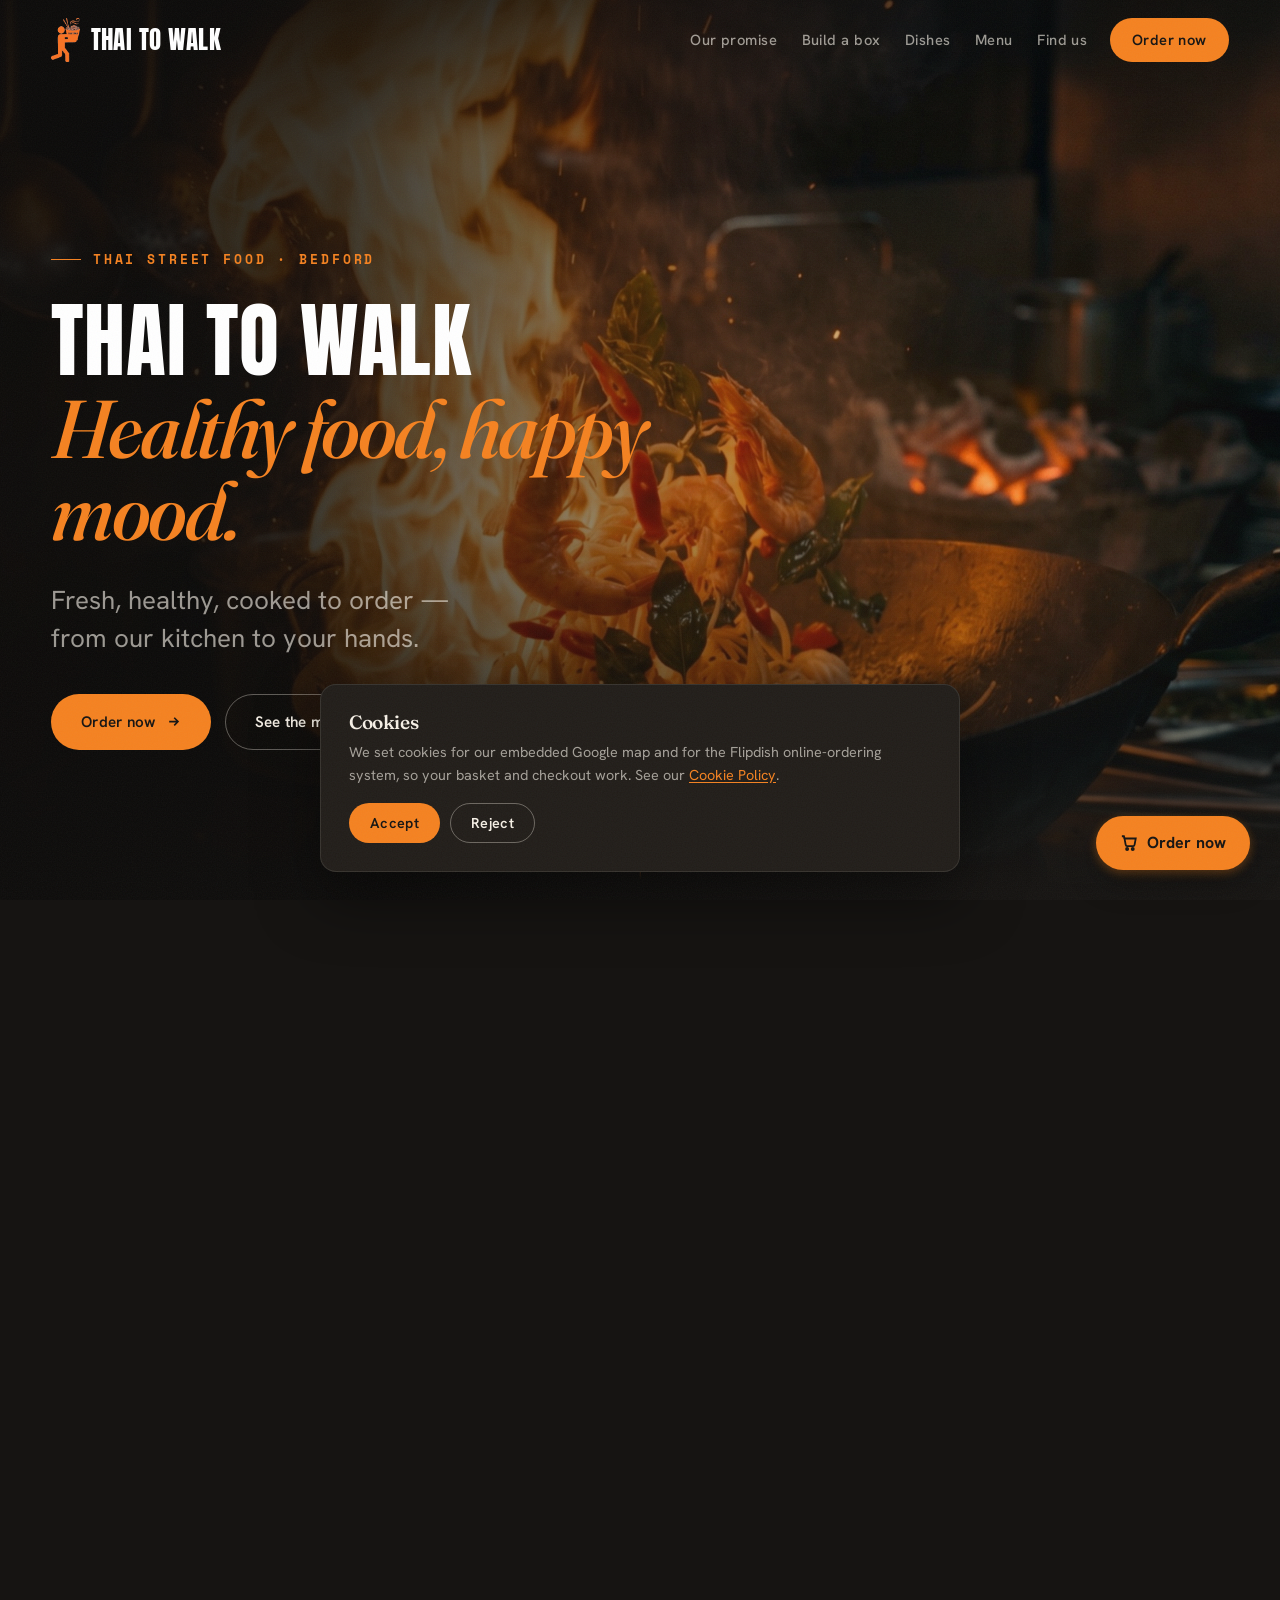
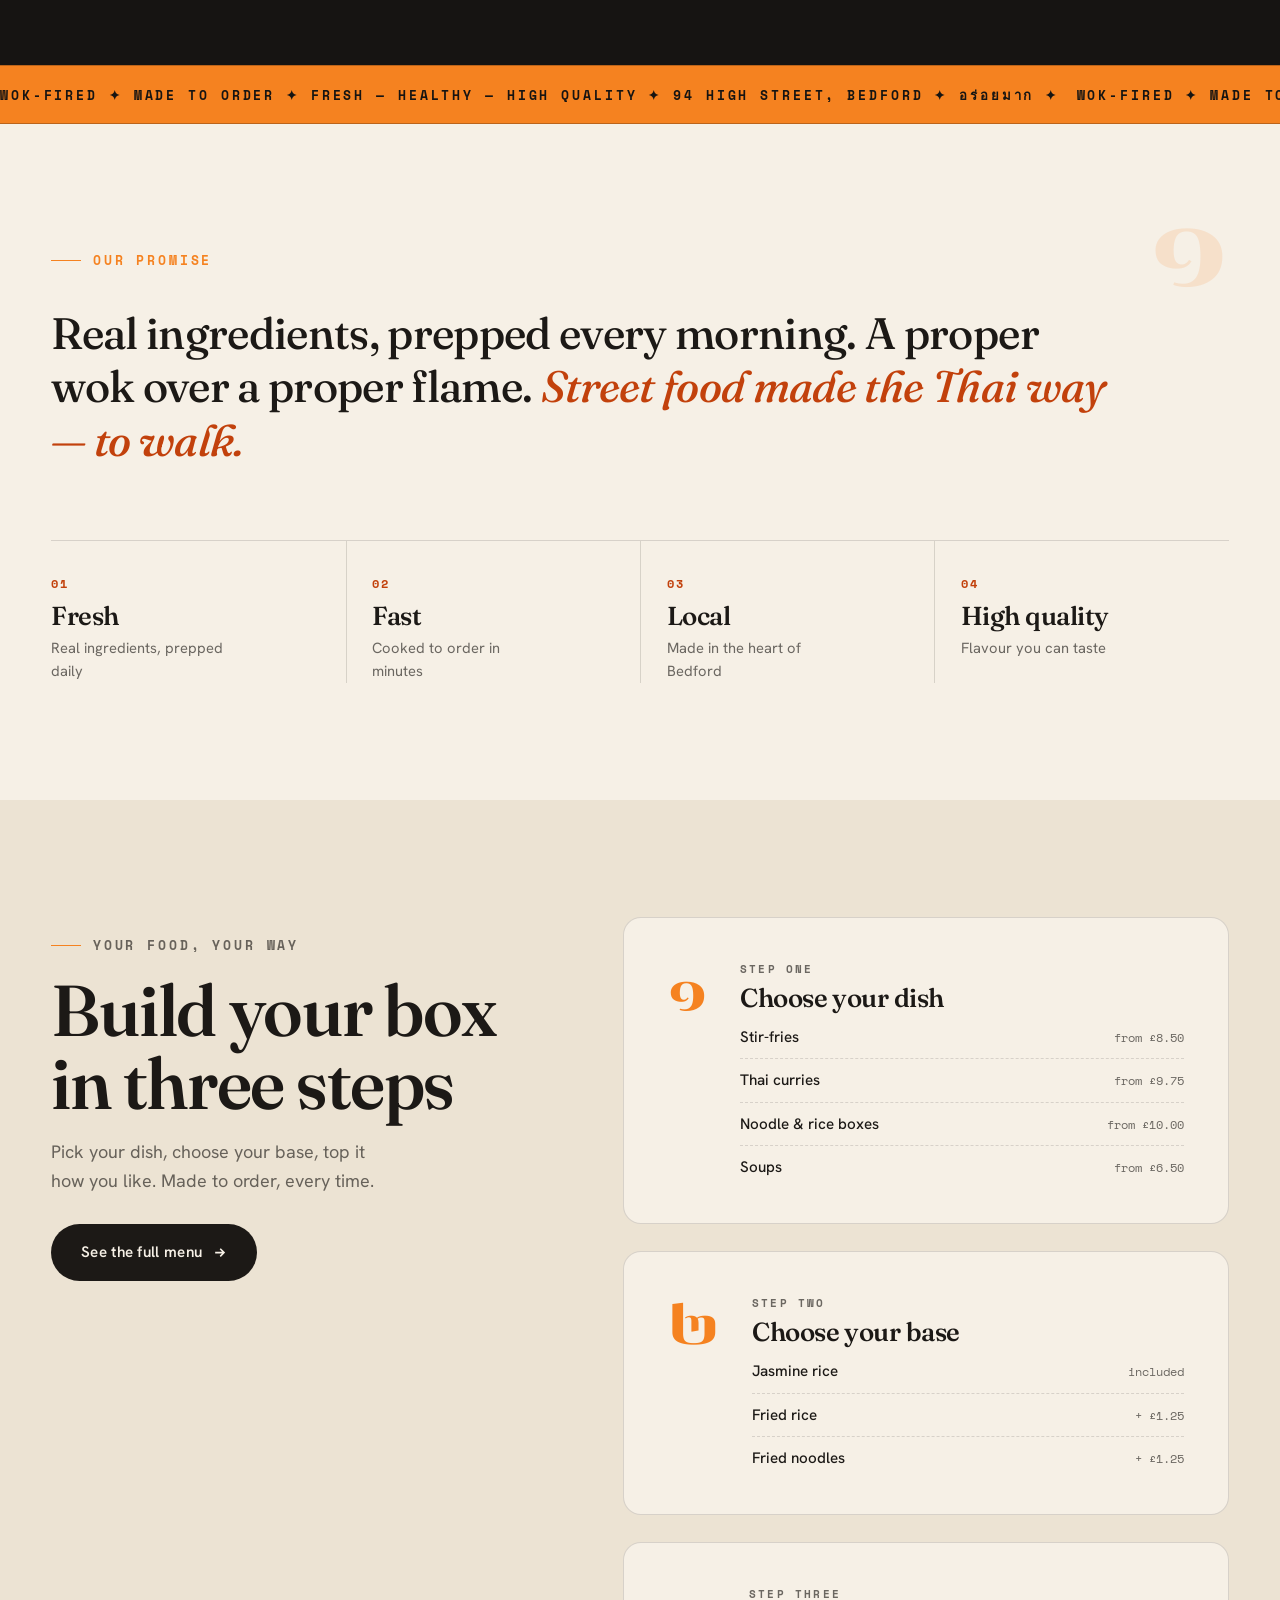
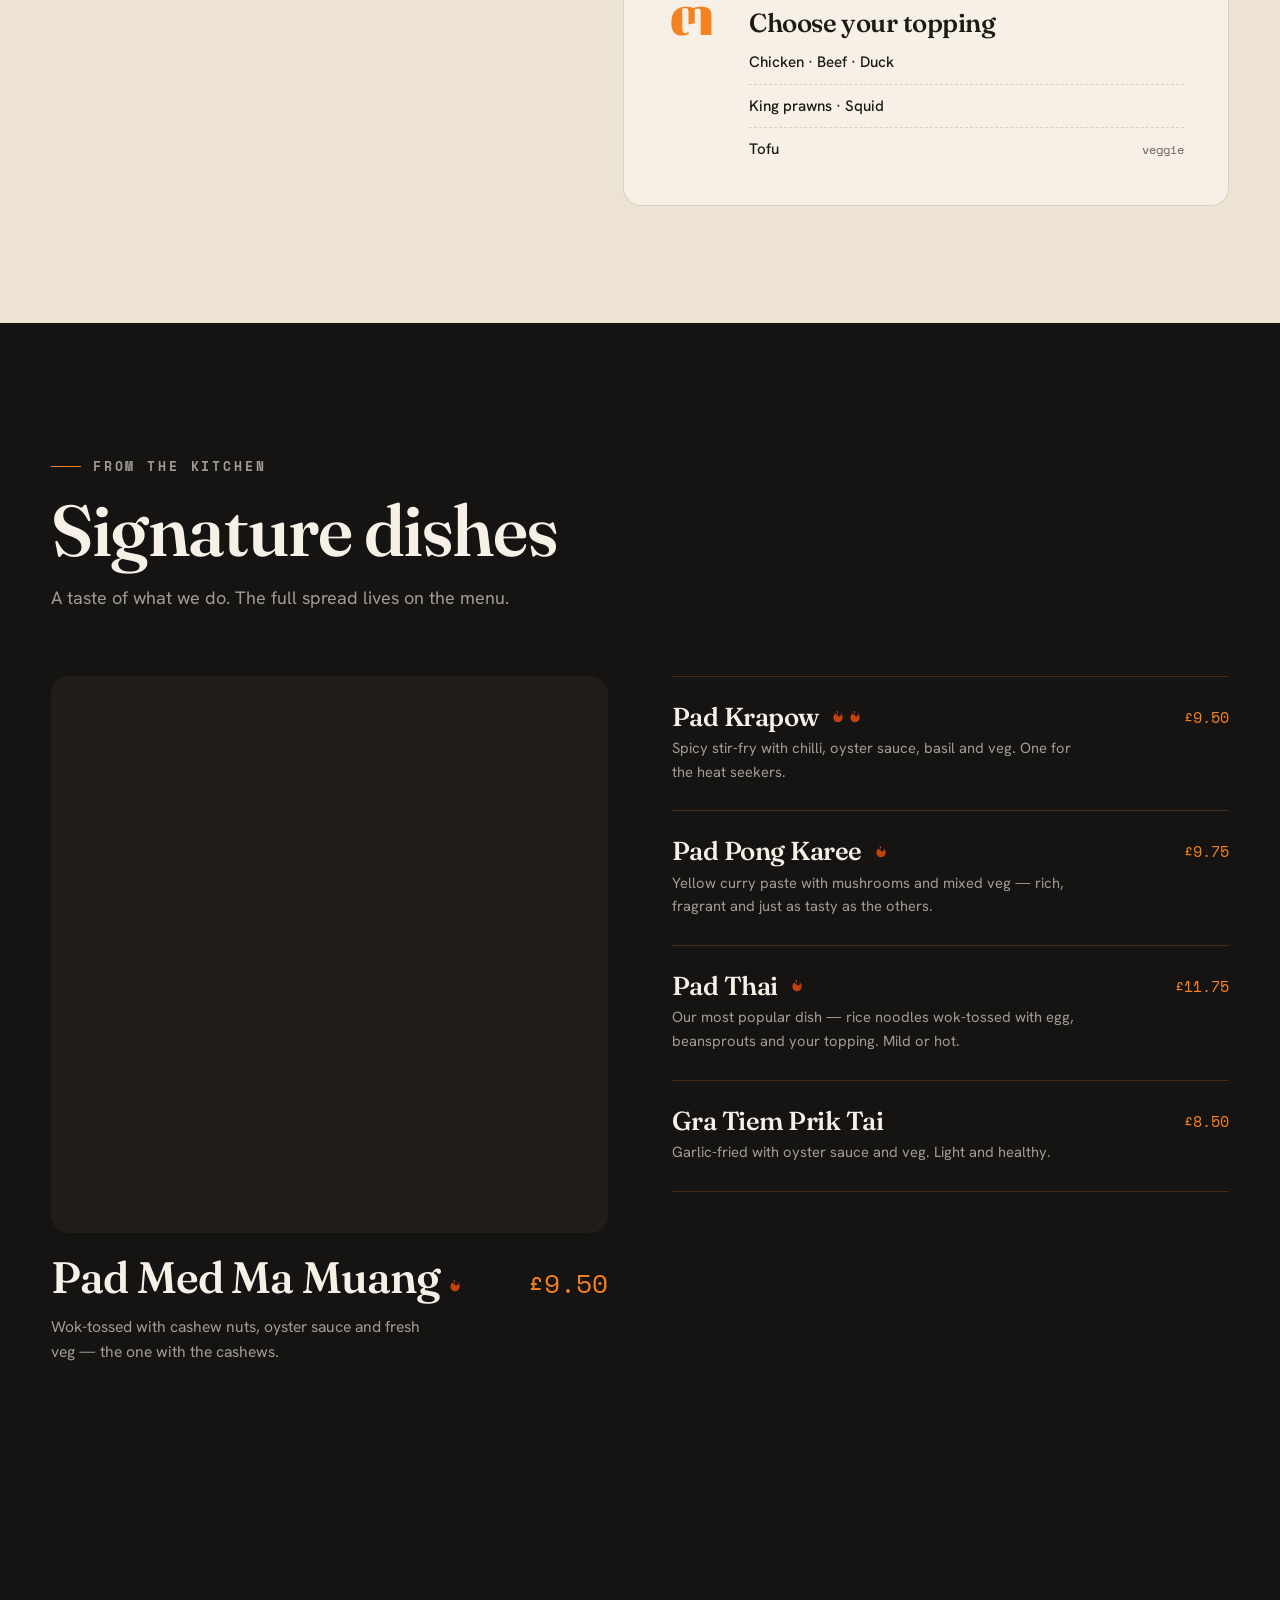
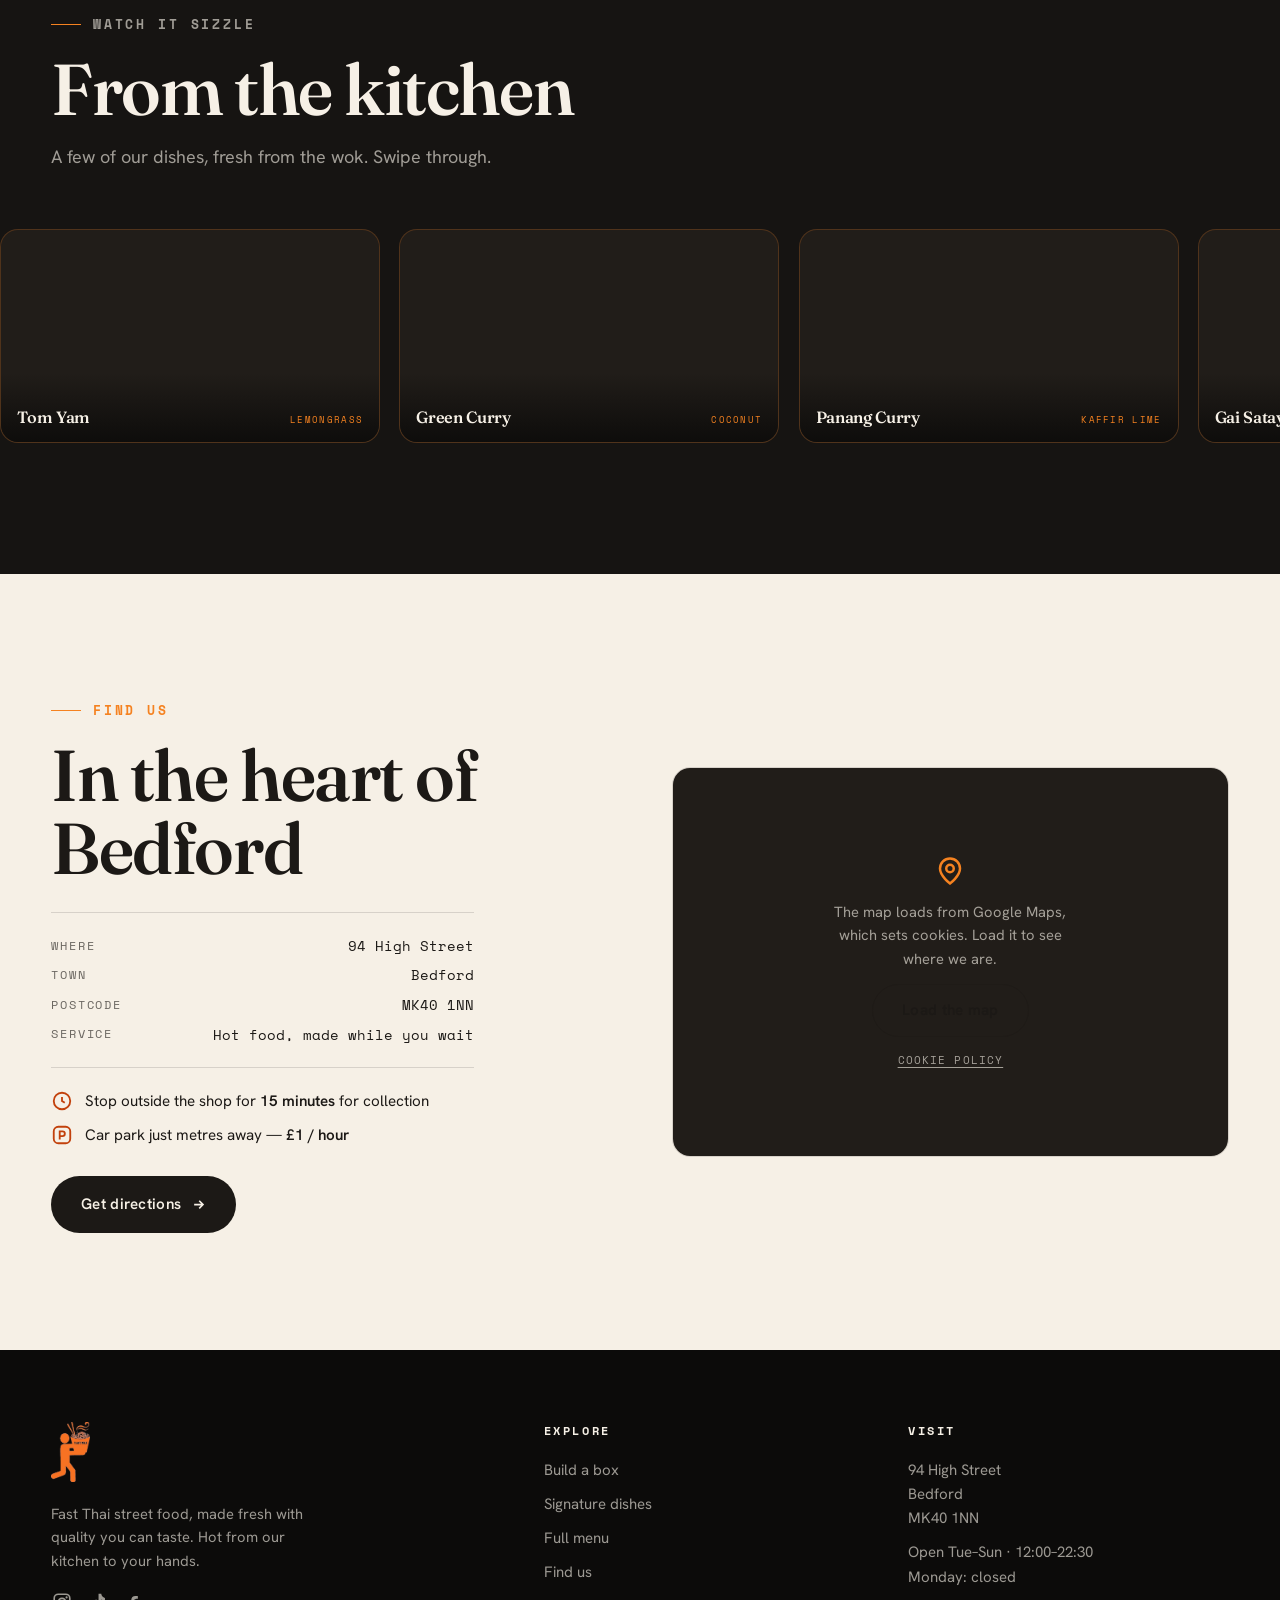
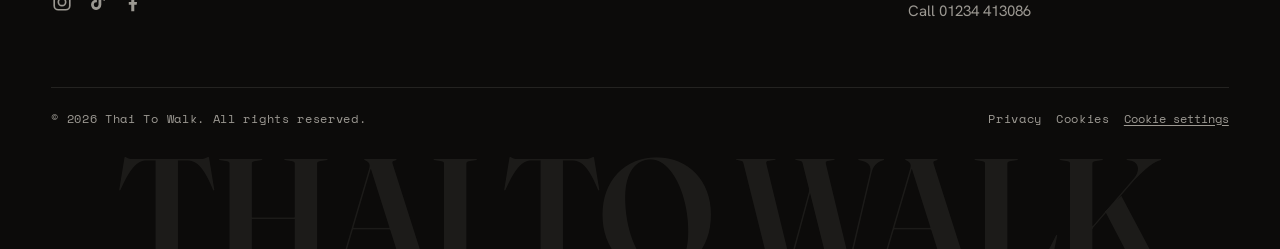
<file: index.html>
<!DOCTYPE html>
<html lang="en-GB">
<head>
  <meta charset="UTF-8" />
  <meta name="viewport" content="width=device-width, initial-scale=1.0" />

  <!-- Primary SEO -->
  <title>Thai To Walk | Fast Thai Street Food in Bedford — Fresh, Healthy, Made Hot</title>
  <meta name="description" content="Thai To Walk serves fast, fresh Thai street food made to order in Bedford. Authentic stir-fries, curries, noodles and rice — healthy, high quality, hot from our kitchen to your hands. 94 High Street, Bedford." />
  <link rel="canonical" href="https://thaitowalk.com/" />
  <meta name="theme-color" content="#161412" />
  <meta name="robots" content="index, follow" />

  <!-- Open Graph -->
  <meta property="og:type" content="restaurant" />
  <meta property="og:site_name" content="Thai To Walk" />
  <meta property="og:title" content="Thai To Walk | Fast Thai Street Food in Bedford" />
  <meta property="og:description" content="Fresh, healthy Thai street food made to order in Bedford. Hot from our kitchen to your hands." />
  <meta property="og:url" content="https://thaitowalk.com/" />
  <meta property="og:image" content="https://thaitowalk.com/images/hero-wok.jpg" />
  <meta property="og:locale" content="en_GB" />

  <!-- Twitter -->
  <meta name="twitter:card" content="summary_large_image" />
  <meta name="twitter:title" content="Thai To Walk | Fast Thai Street Food in Bedford" />
  <meta name="twitter:description" content="Fresh, healthy Thai street food made to order in Bedford." />
  <meta name="twitter:image" content="https://thaitowalk.com/images/hero-wok.jpg" />

  <!-- Icons -->
  <link rel="icon" type="image/svg+xml" href="/images/logo.svg" />
  <link rel="icon" type="image/png" sizes="32x32" href="/images/favicon-32.png" />
  <link rel="apple-touch-icon" href="/images/apple-touch-icon.png" />

  <!-- Fonts: Fraunces (display) + Hanken Grotesk (body) + Space Mono (dockets) + Chonburi (Thai accents) -->
  <link rel="preconnect" href="https://fonts.googleapis.com" />
  <link rel="preconnect" href="https://fonts.gstatic.com" crossorigin />
  <link href="https://fonts.googleapis.com/css2?family=Fraunces:ital,opsz,wght@0,9..144,400..700;1,9..144,400..700&family=Hanken+Grotesk:wght@400;500;600;700&family=Space+Mono:wght@400;700&family=Chonburi&family=Anton&display=swap" rel="stylesheet" />

  <link rel="stylesheet" href="/css/style.css" />
  <script>document.documentElement.classList.add('js');</script>

  <!-- Structured data: LocalBusiness / Restaurant -->
  <script type="application/ld+json">
  {
    "@context": "https://schema.org",
    "@type": "Restaurant",
    "name": "Thai To Walk",
    "image": "https://thaitowalk.com/images/hero-wok.jpg",
    "url": "https://thaitowalk.com/",
    "servesCuisine": ["Thai", "Asian", "Street Food"],
    "priceRange": "££",
    "slogan": "Fast Thai street food, made fresh with quality you can taste.",
    "address": {
      "@type": "PostalAddress",
      "streetAddress": "94 High Street",
      "addressLocality": "Bedford",
      "addressRegion": "Bedfordshire",
      "postalCode": "MK40 1NN",
      "addressCountry": "GB"
    },
    "geo": {
      "@type": "GeoCoordinates",
      "latitude": 52.1364,
      "longitude": -0.4673
    },
    "hasMenu": "https://thaitowalk.com/menu.html",
    "telephone": "+44 1234 413086",
    "openingHours": "Tu-Su 12:00-22:30",
    "acceptsReservations": "False"
  }
  </script>
</head>
<body>

  <!-- ============ OPENING SOON — dismissible poster ============ -->
  <div class="coming-soon" id="comingSoon" role="dialog" aria-modal="true" aria-labelledby="cs-title" hidden>
    <div class="cs-backdrop" data-cs-dismiss></div>
    <div class="cs-poster">
      <div class="cs-grain" aria-hidden="true"></div>
      <div class="cs-glow" aria-hidden="true"></div>
      <button type="button" class="cs-close" aria-label="Dismiss" data-cs-dismiss>
        <svg viewBox="0 0 24 24" fill="none" stroke="currentColor" stroke-width="2.2"><path d="M6 6l12 12M18 6 6 18"/></svg>
      </button>

      <p class="cs-eyebrow">Grand opening weekend · Halal · Bedford</p>
      <img class="cs-mark" src="/images/logo.png" alt="" />

      <h2 class="cs-title" id="cs-title">
        <span class="cs-soon">Opening weekend</span>
        <span class="cs-to"><span></span>·<span></span></span>
        <span class="cs-bedford">25% off</span>
      </h2>

      <p class="cs-sub">We’re open! Pop in this Saturday 12th &amp; Sunday 13th September for <strong>25% off any order placed in-store</strong> — our launch treat for Bedford. In-store only; online orders are at the usual price.</p>

      <dl class="cs-meta">
        <div><dt>When</dt><dd>Sat 12 &amp; Sun 13 Sept</dd></div>
        <div><dt>Offer</dt><dd>25% off · in-store only</dd></div>
      </dl>

      <div class="cs-actions">
        <a class="btn btn-primary" href="/#find" data-cs-dismiss>Find us
          <svg viewBox="0 0 24 24" fill="none" stroke="currentColor" stroke-width="2.5"><path d="M5 12h14M13 6l6 6-6 6"/></svg>
        </a>
        <a class="btn btn-line" href="/order.html" data-cs-dismiss>Order online</a>
      </div>

      <p class="cs-foot" aria-hidden="true">อร่อยมาก · Healthy food, happy mood</p>
    </div>
  </div>

  <!-- ============ HEADER ============ -->
  <header class="site-header">
    <a class="brand" href="/" aria-label="Thai To Walk home">
      <img src="/images/logo.png" alt="" />
      <span class="wordmark">Thai to Walk</span>
    </a>
    <nav class="nav" aria-label="Primary">
      <a href="/#story">Our promise</a>
      <a href="/#build">Build a box</a>
      <a href="/#dishes">Dishes</a>
      <a href="/menu.html">Menu</a>
      <a href="/#find">Find us</a>
      <a class="nav-cta" href="/order.html">Order now</a>
    </nav>
    <button class="nav-toggle" aria-label="Menu" aria-expanded="false">
      <span></span><span></span><span></span>
    </button>
  </header>

  <!-- ============ HERO — pinned cinematic wok; zooms back into the kitchen as you scroll through ============ -->
  <section class="hero" id="top">
    <div class="hero-pin">
      <div class="hero-media" aria-hidden="true">
        <div class="hero-media-inner">
          <img class="hero-img" src="/images/hero-wok.jpg" alt="" fetchpriority="high" />
          <video class="hero-video" poster="/images/hero-wok.jpg" muted loop playsinline autoplay webkit-playsinline preload="auto" data-src="/images/hero-video.mp4?v=2" aria-hidden="true"></video>
        </div>
        <div class="hero-scrim"></div>
        <div class="hero-glow"></div>
      </div>

      <div class="wrap hero-inner">
        <div class="hero-copy">
          <p class="eyebrow hero-eyebrow">Thai street food · Bedford</p>
          <h1 class="hero-title">
            <span class="line"><span class="hero-wm">Thai to Walk</span></span>
            <span class="line"><span><em>Healthy food, happy mood.</em></span></span>
          </h1>
          <p class="hero-sub">Fresh, healthy, cooked to order — from our kitchen to your hands.</p>
          <div class="hero-cta">
            <a class="btn btn-primary" href="/order.html">
              Order now
              <svg viewBox="0 0 24 24" fill="none" stroke="currentColor" stroke-width="2.5"><path d="M5 12h14M13 6l6 6-6 6"/></svg>
            </a>
            <a class="btn btn-line" href="/menu.html">See the menu</a>
          </div>
        </div>
      </div>

      <div class="scroll-hint" aria-hidden="true">
        <span>Scroll</span>
        <span class="line"></span>
      </div>
    </div>
  </section>

  <!-- ============ MARQUEE ============ -->
  <div class="marquee" aria-hidden="true">
    <div class="marquee-track">
      <span>Wok-fired ✦ Made to order ✦ Fresh — Healthy — High Quality ✦ 94 High Street, Bedford ✦ อร่อยมาก ✦&nbsp;</span>
      <span>Wok-fired ✦ Made to order ✦ Fresh — Healthy — High Quality ✦ 94 High Street, Bedford ✦ อร่อยมาก ✦&nbsp;</span>
    </div>
  </div>

  <!-- ============ STORY / PROMISE ============ -->
  <section class="story on-light" id="story">
    <span class="sec-num" aria-hidden="true">๑</span>
    <div class="wrap">
      <p class="eyebrow" data-reveal>Our promise</p>
      <p class="story-line" data-reveal style="--i:1">
        Real ingredients, prepped every morning. A proper wok over a proper flame.
        <em>Street food made the Thai way — to walk.</em>
      </p>
      <ul class="values">
        <li data-reveal><span class="v-num">01</span><h3>Fresh</h3><p>Real ingredients, prepped daily</p></li>
        <li data-reveal style="--i:1"><span class="v-num">02</span><h3>Fast</h3><p>Cooked to order in minutes</p></li>
        <li data-reveal style="--i:2"><span class="v-num">03</span><h3>Local</h3><p>Made in the heart of Bedford</p></li>
        <li data-reveal style="--i:3"><span class="v-num">04</span><h3>High quality</h3><p>Flavour you can taste</p></li>
      </ul>
    </div>
  </section>

  <!-- ============ BUILD A BOX ============ -->
  <section class="build" id="build">
    <div class="wrap build-grid">
      <div class="build-intro">
        <p class="eyebrow" data-reveal>Your food, your way</p>
        <h2 data-reveal style="--i:1">Build your box in three steps</h2>
        <p data-reveal style="--i:2">Pick your dish, choose your base, top it how you like. Made to order, every time.</p>
        <a class="btn btn-dark" href="/menu.html" data-reveal style="--i:3">
          See the full menu
          <svg viewBox="0 0 24 24" fill="none" stroke="currentColor" stroke-width="2.5"><path d="M5 12h14M13 6l6 6-6 6"/></svg>
        </a>
      </div>

      <div class="build-steps">
        <article class="bstep" data-reveal>
          <span class="thai-num" aria-hidden="true">๑</span>
          <div>
            <span class="b-label">Step one</span>
            <h3>Choose your dish</h3>
            <ul>
              <li>Stir-fries <span>from £8.50</span></li>
              <li>Thai curries <span>from £9.75</span></li>
              <li>Noodle &amp; rice boxes <span>from £10.00</span></li>
              <li>Soups <span>from £6.50</span></li>
            </ul>
          </div>
        </article>
        <article class="bstep" data-reveal>
          <span class="thai-num" aria-hidden="true">๒</span>
          <div>
            <span class="b-label">Step two</span>
            <h3>Choose your base</h3>
            <ul>
              <li>Jasmine rice <span>included</span></li>
              <li>Fried rice <span>+ £1.25</span></li>
              <li>Fried noodles <span>+ £1.25</span></li>
            </ul>
          </div>
        </article>
        <article class="bstep" data-reveal>
          <span class="thai-num" aria-hidden="true">๓</span>
          <div>
            <span class="b-label">Step three</span>
            <h3>Choose your topping</h3>
            <ul>
              <li>Chicken · Beef · Duck</li>
              <li>King prawns · Squid</li>
              <li>Tofu <span>veggie</span></li>
            </ul>
          </div>
        </article>
      </div>
    </div>
  </section>

  <!-- ============ SIGNATURE DISHES ============ -->
  <section class="signature" id="dishes">
    <div class="wrap">
      <div class="section-head">
        <p class="eyebrow" data-reveal>From the kitchen</p>
        <h2 data-reveal style="--i:1">Signature dishes</h2>
        <p data-reveal style="--i:2">A taste of what we do. The full spread lives on the menu.</p>
      </div>

      <div class="sig-grid">
        <article class="sig-feature" data-reveal>
          <div class="frame">
            <video class="dish-clip" muted loop playsinline webkit-playsinline preload="metadata" data-src="/images/dish-cashew.mp4?v=2" aria-label="Pad Med Ma Muang — cashew chicken stir-fry"></video>
          </div>
          <div class="meta">
            <h3>Pad Med Ma Muang
              <span class="heat" title="Mild">
                <svg viewBox="0 0 24 24" fill="currentColor"><path d="M12 2c1 3-1 4-1 6a3 3 0 0 0 6 0c0-1 0-2-1-3 2 1 4 4 4 8a8 8 0 0 1-16 0c0-4 3-6 4-8 0 2 1 3 2 3 2 0 1-3-1-6Z"/></svg>
              </span>
            </h3>
            <span class="price">£9.50</span>
          </div>
          <p class="desc">Wok-tossed with cashew nuts, oyster sauce and fresh veg — the one with the cashews.</p>
        </article>

        <div class="sig-list">
          <article class="sig-row" data-reveal>
            <h3>Pad Krapow
              <span class="heat" title="Hot">
                <svg viewBox="0 0 24 24" fill="currentColor"><path d="M12 2c1 3-1 4-1 6a3 3 0 0 0 6 0c0-1 0-2-1-3 2 1 4 4 4 8a8 8 0 0 1-16 0c0-4 3-6 4-8 0 2 1 3 2 3 2 0 1-3-1-6Z"/></svg>
                <svg viewBox="0 0 24 24" fill="currentColor"><path d="M12 2c1 3-1 4-1 6a3 3 0 0 0 6 0c0-1 0-2-1-3 2 1 4 4 4 8a8 8 0 0 1-16 0c0-4 3-6 4-8 0 2 1 3 2 3 2 0 1-3-1-6Z"/></svg>
              </span>
            </h3>
            <span class="price">£9.50</span>
            <p>Spicy stir-fry with chilli, oyster sauce, basil and veg. One for the heat seekers.</p>
          </article>
          <article class="sig-row" data-reveal style="--i:1">
            <h3>Pad Pong Karee
              <span class="heat" title="Mild">
                <svg viewBox="0 0 24 24" fill="currentColor"><path d="M12 2c1 3-1 4-1 6a3 3 0 0 0 6 0c0-1 0-2-1-3 2 1 4 4 4 8a8 8 0 0 1-16 0c0-4 3-6 4-8 0 2 1 3 2 3 2 0 1-3-1-6Z"/></svg>
              </span>
            </h3>
            <span class="price">£9.75</span>
            <p>Yellow curry paste with mushrooms and mixed veg — rich, fragrant and just as tasty as the others.</p>
          </article>
          <article class="sig-row" data-reveal style="--i:2">
            <h3>Pad Thai
              <span class="heat" title="Mild to hot">
                <svg viewBox="0 0 24 24" fill="currentColor"><path d="M12 2c1 3-1 4-1 6a3 3 0 0 0 6 0c0-1 0-2-1-3 2 1 4 4 4 8a8 8 0 0 1-16 0c0-4 3-6 4-8 0 2 1 3 2 3 2 0 1-3-1-6Z"/></svg>
              </span>
            </h3>
            <span class="price">£11.75</span>
            <p>Our most popular dish — rice noodles wok-tossed with egg, beansprouts and your topping. Mild or hot.</p>
          </article>
          <article class="sig-row" data-reveal style="--i:3">
            <h3>Gra Tiem Prik Tai</h3>
            <span class="price">£8.50</span>
            <p>Garlic-fried with oyster sauce and veg. Light and healthy.</p>
          </article>
          <div class="sig-foot" data-reveal style="--i:4">
            <a class="link-draw" href="/menu.html">
              See the full menu
              <svg viewBox="0 0 24 24" fill="none" stroke="currentColor" stroke-width="2.5"><path d="M5 12h14M13 6l6 6-6 6"/></svg>
            </a>
          </div>
        </div>
      </div>
    </div>
  </section>

  <!-- ============ FROM THE KITCHEN — dish clip rail ============ -->
  <section class="kitchen" id="kitchen">
    <div class="wrap">
      <div class="section-head">
        <p class="eyebrow" data-reveal>Watch it sizzle</p>
        <h2 data-reveal style="--i:1">From the kitchen</h2>
        <p data-reveal style="--i:2">A few of our dishes, fresh from the wok. Swipe through.</p>
      </div>
    </div>
    <div class="kclip-rail" data-reveal>
      <a class="kclip" href="/menu.html" aria-label="Tom Yam — see the full menu">
        <video class="dish-clip" muted loop playsinline webkit-playsinline preload="metadata" data-src="/images/dish-tom-yam.mp4?v=2" aria-hidden="true"></video>
        <div class="kc-label"><h3>Tom Yam</h3><span>Lemongrass</span></div>
      </a>
      <a class="kclip" href="/menu.html" aria-label="Green Curry — see the full menu">
        <video class="dish-clip" muted loop playsinline webkit-playsinline preload="metadata" data-src="/images/dish-green-curry.mp4?v=2" aria-hidden="true"></video>
        <div class="kc-label"><h3>Green Curry</h3><span>Coconut</span></div>
      </a>
      <a class="kclip" href="/menu.html" aria-label="Panang Curry — see the full menu">
        <video class="dish-clip" muted loop playsinline webkit-playsinline preload="metadata" data-src="/images/dish-panang.mp4?v=2" aria-hidden="true"></video>
        <div class="kc-label"><h3>Panang Curry</h3><span>Kaffir lime</span></div>
      </a>
      <a class="kclip" href="/menu.html" aria-label="Gai Satay — see the full menu">
        <video class="dish-clip" muted loop playsinline webkit-playsinline preload="metadata" data-src="/images/dish-satay.mp4?v=2" aria-hidden="true"></video>
        <div class="kc-label"><h3>Gai Satay</h3><span>Peanut</span></div>
      </a>
      <a class="kclip" href="/menu.html" aria-label="Gra Tiem Prik Tai — see the full menu">
        <video class="dish-clip" muted loop playsinline webkit-playsinline preload="metadata" data-src="/images/dish-garlic.mp4?v=2" aria-hidden="true"></video>
        <div class="kc-label"><h3>Gra Tiem Prik Tai</h3><span>Garlic</span></div>
      </a>
      <a class="kclip" href="/menu.html" aria-label="Aroy — see the full menu">
        <video class="dish-clip" muted loop playsinline webkit-playsinline preload="metadata" data-src="/images/dish-sesame.mp4?v=2" aria-hidden="true"></video>
        <div class="kc-label"><h3>Aroy</h3><span>Sesame</span></div>
      </a>
      <a class="kclip" href="/menu.html" aria-label="Goong Tempura — see the full menu">
        <video class="dish-clip" muted loop playsinline webkit-playsinline preload="metadata" data-src="/images/dish-tempura.mp4?v=2" aria-hidden="true"></video>
        <div class="kc-label"><h3>Goong Tempura</h3><span>King prawns</span></div>
      </a>
    </div>
  </section>

  <!-- ============ LOCATION ============ -->
  <section class="location on-light" id="find">
    <div class="wrap loc-grid">
      <div class="loc-info">
        <p class="eyebrow" data-reveal>Find us</p>
        <h2 data-reveal style="--i:1">In the heart of Bedford</h2>
        <dl class="loc-docket" data-reveal style="--i:2">
          <div><dt>Where</dt><dd>94 High Street</dd></div>
          <div><dt>Town</dt><dd>Bedford</dd></div>
          <div><dt>Postcode</dt><dd>MK40 1NN</dd></div>
          <div><dt>Service</dt><dd>Hot food, made while you wait</dd></div>
        </dl>
        <ul class="loc-notes" data-reveal style="--i:2">
          <li>
            <svg width="22" height="22" viewBox="0 0 24 24" fill="none" stroke="currentColor" stroke-width="2"><circle cx="12" cy="12" r="9"/><path d="M12 7.5V12l3 2"/></svg>
            <span>Stop outside the shop for <strong>15 minutes</strong> for collection</span>
          </li>
          <li>
            <svg width="22" height="22" viewBox="0 0 24 24" fill="none" stroke="currentColor" stroke-width="2"><rect x="3" y="3" width="18" height="18" rx="5"/><path d="M9.5 17V8h3a2.6 2.6 0 0 1 0 5.2H9.5"/></svg>
            <span>Car park just metres away — <strong>£1 / hour</strong></span>
          </li>
        </ul>
        <a class="btn btn-dark" href="https://www.google.com/maps/search/?api=1&query=94+High+Street+Bedford+MK40+1NN" target="_blank" rel="noopener" data-reveal style="--i:3">
          Get directions
          <svg viewBox="0 0 24 24" fill="none" stroke="currentColor" stroke-width="2.5"><path d="M5 12h14M13 6l6 6-6 6"/></svg>
        </a>
      </div>
      <div class="loc-map" data-reveal style="--i:1">
        <iframe
          class="gmap"
          title="Map showing Thai To Walk at 94 High Street, Bedford"
          loading="lazy"
          referrerpolicy="no-referrer-when-downgrade"
          data-src="https://www.google.com/maps?q=94+High+Street+Bedford+MK40+1NN&output=embed"></iframe>
        <div class="map-gate">
          <svg viewBox="0 0 24 24" fill="none" stroke="currentColor" stroke-width="2"><path d="M20 10c0 6-8 12-8 12s-8-6-8-12a8 8 0 0 1 16 0Z"/><circle cx="12" cy="10" r="3"/></svg>
          <p>The map loads from Google Maps, which sets cookies. Load it to see where we are.</p>
          <button type="button" class="btn btn-line" data-load-map>Load the map</button>
          <a class="map-gate-link" href="/cookies.html">Cookie policy</a>
        </div>
      </div>
    </div>
  </section>

  <!-- ============ FOOTER ============ -->
  <!-- ============ FLOATING ORDER CTA ============ -->
  <a class="order-fab" href="/order.html" aria-label="Order online now">
    <svg viewBox="0 0 24 24" fill="none" stroke="currentColor" stroke-width="2.4"><path d="M6 6h15l-1.6 8.5a2 2 0 0 1-2 1.6H9.6a2 2 0 0 1-2-1.6L6 6Z"/><path d="M6 6 5.2 3H2.5"/><circle cx="9.5" cy="20" r="1.4"/><circle cx="17" cy="20" r="1.4"/></svg>
    Order now
  </a>

  <footer class="site-footer">
    <div class="wrap">
      <div class="foot-top">
        <div class="foot-brand">
          <img src="/images/logo.png" alt="Thai To Walk" />
          <p>Fast Thai street food, made fresh with quality you can taste. Hot from our kitchen to your hands.</p>
          <div class="foot-socials" aria-label="Follow Thai To Walk">
            <a href="https://www.instagram.com/thai_to_walk" target="_blank" rel="noopener" aria-label="Thai To Walk on Instagram"><svg viewBox="0 0 24 24" aria-hidden="true"><rect x="3.5" y="3.5" width="17" height="17" rx="4.5" fill="none" stroke="currentColor" stroke-width="1.8"/><circle cx="12" cy="12" r="4" fill="none" stroke="currentColor" stroke-width="1.8"/><circle cx="17" cy="7" r="1.2" fill="currentColor"/></svg></a>
            <a href="https://www.tiktok.com/@thaitowalk" target="_blank" rel="noopener" aria-label="Thai To Walk on TikTok"><svg viewBox="0 0 24 24" fill="currentColor" aria-hidden="true"><path d="M16.6 5.8a4.3 4.3 0 0 1-1-2.8h-3v12a2.6 2.6 0 1 1-2.6-2.6c.3 0 .5 0 .8.1V9.5a5.6 5.6 0 1 0 4.8 5.6V9.3a7.2 7.2 0 0 0 4 1.2V7.5a4.3 4.3 0 0 1-3-1.7Z"/></svg></a>
            <a href="https://www.facebook.com/share/1DRwGLUGJ4/" target="_blank" rel="noopener" aria-label="Thai To Walk on Facebook"><svg viewBox="0 0 24 24" fill="currentColor" aria-hidden="true"><path d="M14 8.5h2.2V5.6c-.4-.05-1.5-.16-2.7-.16-2.7 0-4.5 1.65-4.5 4.66V12H6.3v3h2.7v7h3.3v-7h2.6l.4-3h-3v-1.6c0-.86.23-1.4 1.4-1.4Z"/></svg></a>
          </div>
        </div>
        <div class="foot-col">
          <h4>Explore</h4>
          <a href="#build">Build a box</a>
          <a href="#dishes">Signature dishes</a>
          <a href="/menu.html">Full menu</a>
          <a href="#find">Find us</a>
        </div>
        <div class="foot-col">
          <h4>Visit</h4>
          <p>94 High Street<br />Bedford<br />MK40 1NN</p>
          <p>Open Tue–Sun · 12:00–22:30<br />Monday: closed</p>
          <a href="tel:+441234413086">Call 01234 413086</a>
        </div>
      </div>
      <div class="foot-bottom">
        <span>&copy; <span id="year">2026</span> Thai To Walk. All rights reserved.</span>
        <span class="foot-legal">
          <a href="/privacy.html">Privacy</a>
          <a href="/cookies.html">Cookies</a>
          <button type="button" class="cookie-settings" data-cookie-settings>Cookie settings</button>
        </span>
      </div>
    </div>
    <span class="foot-word" aria-hidden="true">THAI TO WALK</span>
  </footer>

  <!-- ============ COOKIE CONSENT ============ -->
  <div class="cookie-banner" role="dialog" aria-label="Cookie notice" aria-live="polite">
    <h2>Cookies</h2>
    <p>We set cookies for our embedded Google map and for the Flipdish online-ordering system, so your basket and checkout work. See our <a href="/cookies.html">Cookie Policy</a>.</p>
    <div class="cookie-actions">
      <button type="button" class="btn btn-primary" data-consent="accept">Accept</button>
      <button type="button" class="btn btn-line" data-consent="reject">Reject</button>
    </div>
  </div>

  <script src="/js/main.js"></script>
  <script src="/js/consent.js"></script>
</body>
</html>
</file>
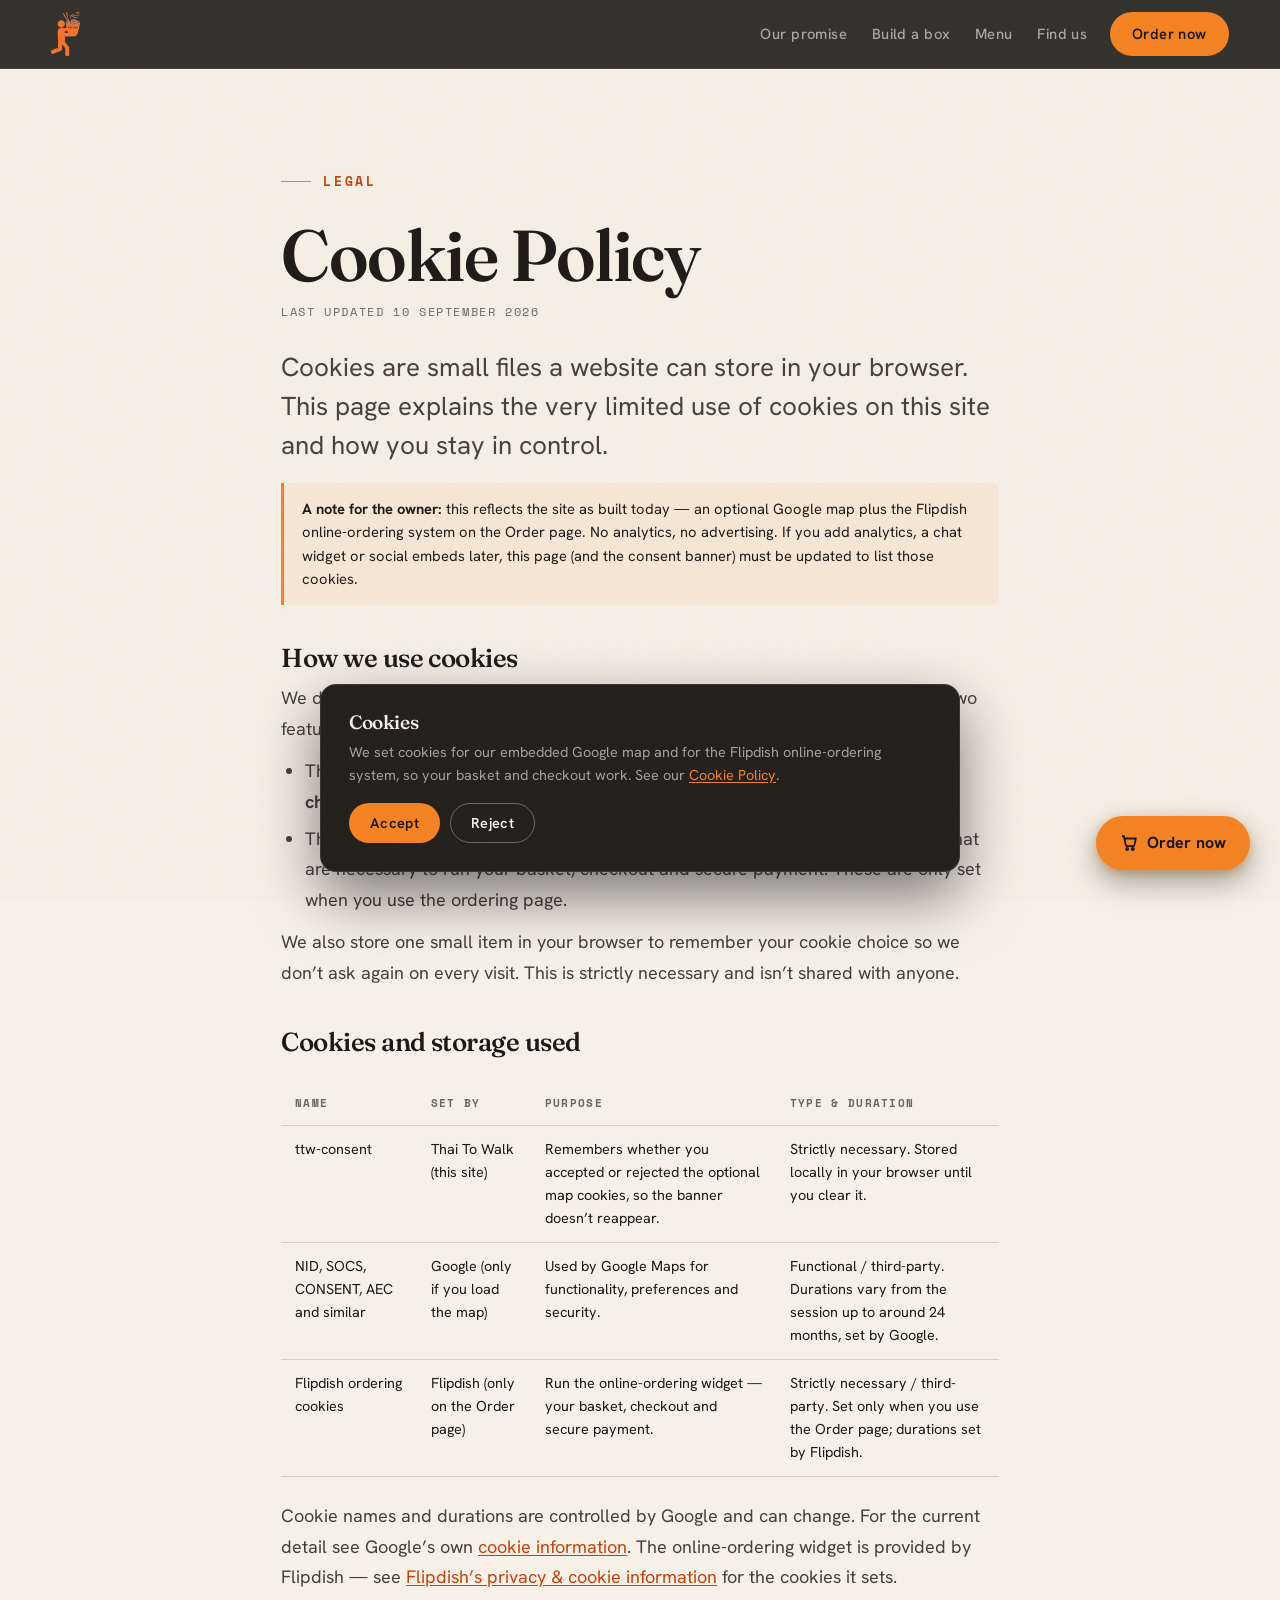
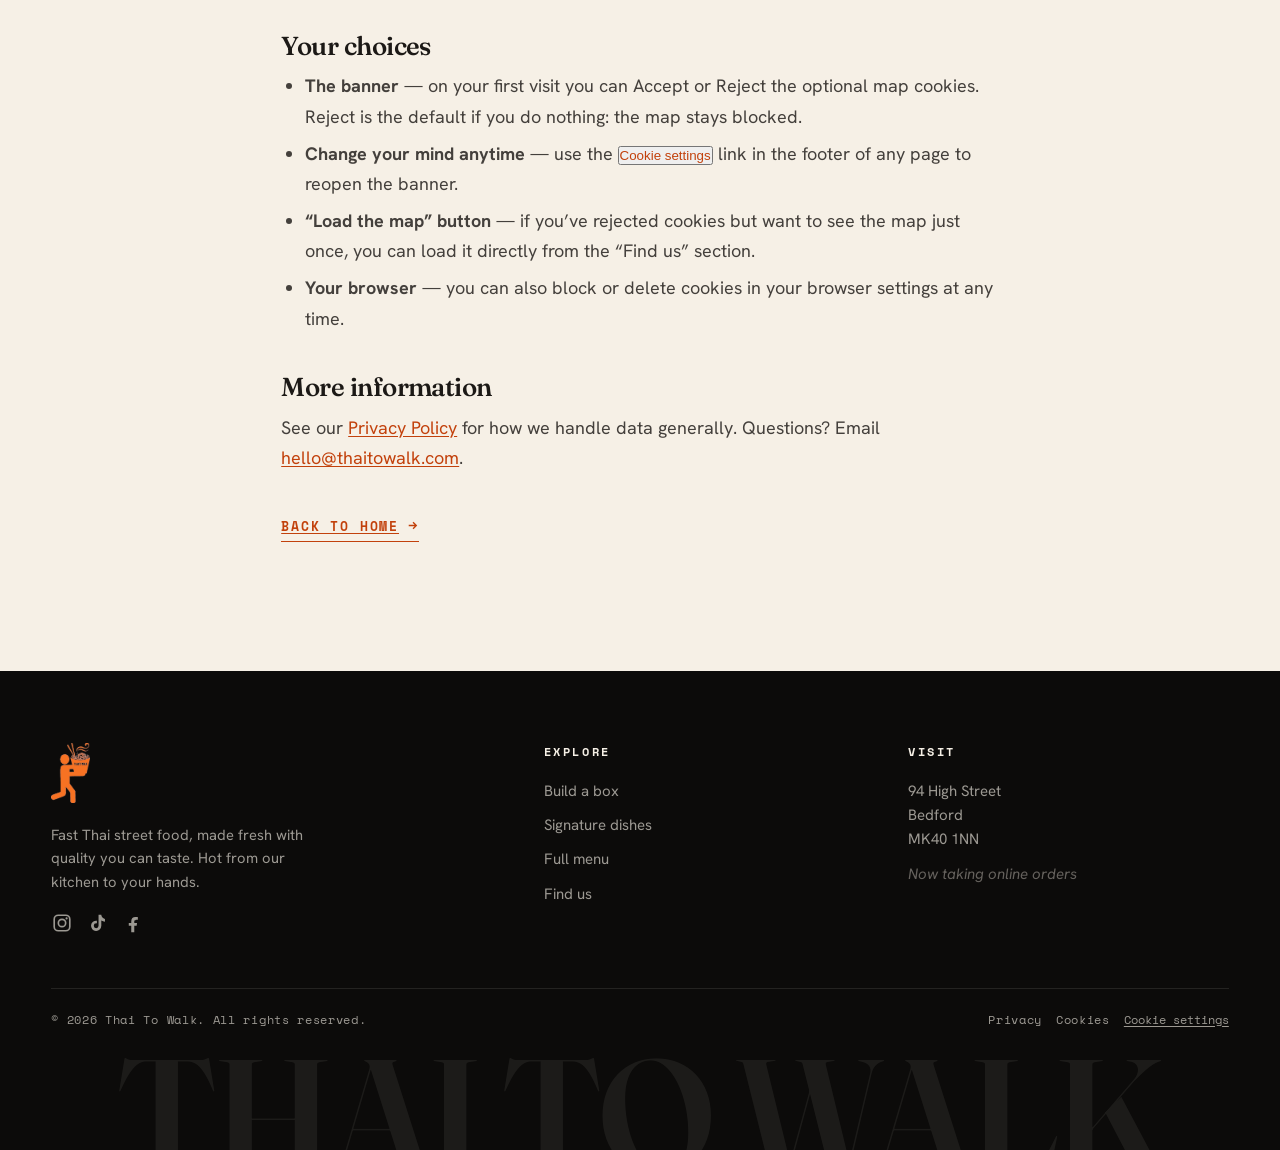
<file: cookies.html>
<!DOCTYPE html>
<html lang="en-GB">
<head>
  <meta charset="UTF-8" />
  <meta name="viewport" content="width=device-width, initial-scale=1.0" />

  <title>Cookie Policy | Thai To Walk — Bedford</title>
  <meta name="description" content="What cookies Thai To Walk uses and how to control them: an optional Google map, plus the Flipdish online-ordering system on our Order page. No analytics or advertising." />
  <link rel="canonical" href="https://thaitowalk.com/cookies.html" />
  <meta name="theme-color" content="#161412" />
  <meta name="robots" content="index, follow" />

  <link rel="icon" type="image/svg+xml" href="/images/logo.svg" />
  <link rel="icon" type="image/png" sizes="32x32" href="/images/favicon-32.png" />
  <link rel="apple-touch-icon" href="/images/apple-touch-icon.png" />

  <link rel="preconnect" href="https://fonts.googleapis.com" />
  <link rel="preconnect" href="https://fonts.gstatic.com" crossorigin />
  <link href="https://fonts.googleapis.com/css2?family=Fraunces:ital,opsz,wght@0,9..144,400..700;1,9..144,400..700&family=Hanken+Grotesk:wght@400;500;600;700&family=Space+Mono:wght@400;700&family=Chonburi&display=swap" rel="stylesheet" />
  <link rel="stylesheet" href="/css/style.css" />
  <script>document.documentElement.classList.add('js');</script>
</head>
<body>

  <!-- ============ HEADER ============ -->
  <header class="site-header scrolled">
    <a class="brand" href="/" aria-label="Thai To Walk home">
      <img src="/images/logo.png" alt="Thai To Walk" />
    </a>
    <nav class="nav" aria-label="Primary">
      <a href="/#story">Our promise</a>
      <a href="/#build">Build a box</a>
      <a href="/menu.html">Menu</a>
      <a href="/#find">Find us</a>
      <a class="nav-cta" href="/order.html">Order now</a>
    </nav>
    <button class="nav-toggle" aria-label="Menu" aria-expanded="false">
      <span></span><span></span><span></span>
    </button>
  </header>

  <!-- ============ CONTENT ============ -->
  <main class="legal">
    <div class="wrap">
      <p class="eyebrow">Legal</p>
      <h1>Cookie Policy</h1>
      <p class="updated">Last updated 10 September 2026</p>

      <p class="lead">Cookies are small files a website can store in your browser. This page explains the very limited use of cookies on this site and how you stay in control.</p>

      <div class="note">
        <strong>A note for the owner:</strong> this reflects the site as built today — an optional Google map plus the Flipdish online-ordering system on the Order page. No analytics, no advertising. If you add analytics, a chat widget or social embeds later, this page (and the consent banner) must be updated to list those cookies.
      </div>

      <h2>How we use cookies</h2>
      <p>We don’t use cookies for analytics, advertising or tracking. Cookies are only set by two features, and only when you use them:</p>
      <ul>
        <li>The <strong>embedded Google map</strong> in the “Find us” section — it stays <strong>blocked until you choose to load it</strong>. If you never load the map, no Google cookies are set.</li>
        <li>The <strong>Flipdish online-ordering</strong> system on our <a href="/order.html">Order</a> page — Flipdish sets cookies that are necessary to run your basket, checkout and secure payment. These are only set when you use the ordering page.</li>
      </ul>
      <p>We also store one small item in your browser to remember your cookie choice so we don’t ask again on every visit. This is strictly necessary and isn’t shared with anyone.</p>

      <h2>Cookies and storage used</h2>
      <div class="table-wrap">
        <table>
          <thead>
            <tr><th>Name</th><th>Set by</th><th>Purpose</th><th>Type &amp; duration</th></tr>
          </thead>
          <tbody>
            <tr>
              <td>ttw-consent</td>
              <td>Thai To Walk (this site)</td>
              <td>Remembers whether you accepted or rejected the optional map cookies, so the banner doesn’t reappear.</td>
              <td>Strictly necessary. Stored locally in your browser until you clear it.</td>
            </tr>
            <tr>
              <td>NID, SOCS, CONSENT, AEC and similar</td>
              <td>Google (only if you load the map)</td>
              <td>Used by Google Maps for functionality, preferences and security.</td>
              <td>Functional / third-party. Durations vary from the session up to around 24 months, set by Google.</td>
            </tr>
            <tr>
              <td>Flipdish ordering cookies</td>
              <td>Flipdish (only on the Order page)</td>
              <td>Run the online-ordering widget — your basket, checkout and secure payment.</td>
              <td>Strictly necessary / third-party. Set only when you use the Order page; durations set by Flipdish.</td>
            </tr>
          </tbody>
        </table>
      </div>
      <p>Cookie names and durations are controlled by Google and can change. For the current detail see Google’s own <a href="https://policies.google.com/technologies/cookies" target="_blank" rel="noopener">cookie information</a>. The online-ordering widget is provided by Flipdish — see <a href="https://www.flipdish.com/privacy-policy" target="_blank" rel="noopener">Flipdish’s privacy &amp; cookie information</a> for the cookies it sets.</p>

      <h2>Your choices</h2>
      <ul>
        <li><strong>The banner</strong> — on your first visit you can Accept or Reject the optional map cookies. Reject is the default if you do nothing: the map stays blocked.</li>
        <li><strong>Change your mind anytime</strong> — use the <button type="button" class="cookie-settings" data-cookie-settings style="color:var(--ember)">Cookie settings</button> link in the footer of any page to reopen the banner.</li>
        <li><strong>“Load the map” button</strong> — if you’ve rejected cookies but want to see the map just once, you can load it directly from the “Find us” section.</li>
        <li><strong>Your browser</strong> — you can also block or delete cookies in your browser settings at any time.</li>
      </ul>

      <h2>More information</h2>
      <p>See our <a href="/privacy.html">Privacy Policy</a> for how we handle data generally. Questions? Email <a href="mailto:hello@thaitowalk.com">hello@thaitowalk.com</a>.</p>

      <p style="margin-top:36px"><a class="link-draw" href="/">Back to home
        <svg viewBox="0 0 24 24" fill="none" stroke="currentColor" stroke-width="2.5"><path d="M5 12h14M13 6l6 6-6 6"/></svg>
      </a></p>
    </div>
  </main>

  <!-- ============ FOOTER ============ -->
  <!-- ============ FLOATING ORDER CTA ============ -->
  <a class="order-fab" href="/order.html" aria-label="Order online now">
    <svg viewBox="0 0 24 24" fill="none" stroke="currentColor" stroke-width="2.4"><path d="M6 6h15l-1.6 8.5a2 2 0 0 1-2 1.6H9.6a2 2 0 0 1-2-1.6L6 6Z"/><path d="M6 6 5.2 3H2.5"/><circle cx="9.5" cy="20" r="1.4"/><circle cx="17" cy="20" r="1.4"/></svg>
    Order now
  </a>

  <footer class="site-footer">
    <div class="wrap">
      <div class="foot-top">
        <div class="foot-brand">
          <img src="/images/logo.png" alt="Thai To Walk" />
          <p>Fast Thai street food, made fresh with quality you can taste. Hot from our kitchen to your hands.</p>
          <div class="foot-socials" aria-label="Follow Thai To Walk">
            <a href="https://www.instagram.com/thai_to_walk" target="_blank" rel="noopener" aria-label="Thai To Walk on Instagram"><svg viewBox="0 0 24 24" aria-hidden="true"><rect x="3.5" y="3.5" width="17" height="17" rx="4.5" fill="none" stroke="currentColor" stroke-width="1.8"/><circle cx="12" cy="12" r="4" fill="none" stroke="currentColor" stroke-width="1.8"/><circle cx="17" cy="7" r="1.2" fill="currentColor"/></svg></a>
            <a href="https://www.tiktok.com/@thaitowalk" target="_blank" rel="noopener" aria-label="Thai To Walk on TikTok"><svg viewBox="0 0 24 24" fill="currentColor" aria-hidden="true"><path d="M16.6 5.8a4.3 4.3 0 0 1-1-2.8h-3v12a2.6 2.6 0 1 1-2.6-2.6c.3 0 .5 0 .8.1V9.5a5.6 5.6 0 1 0 4.8 5.6V9.3a7.2 7.2 0 0 0 4 1.2V7.5a4.3 4.3 0 0 1-3-1.7Z"/></svg></a>
            <a href="https://www.facebook.com/share/1DRwGLUGJ4/" target="_blank" rel="noopener" aria-label="Thai To Walk on Facebook"><svg viewBox="0 0 24 24" fill="currentColor" aria-hidden="true"><path d="M14 8.5h2.2V5.6c-.4-.05-1.5-.16-2.7-.16-2.7 0-4.5 1.65-4.5 4.66V12H6.3v3h2.7v7h3.3v-7h2.6l.4-3h-3v-1.6c0-.86.23-1.4 1.4-1.4Z"/></svg></a>
          </div>
        </div>
        <div class="foot-col">
          <h4>Explore</h4>
          <a href="/#build">Build a box</a>
          <a href="/#dishes">Signature dishes</a>
          <a href="/menu.html">Full menu</a>
          <a href="/#find">Find us</a>
        </div>
        <div class="foot-col">
          <h4>Visit</h4>
          <p>94 High Street<br />Bedford<br />MK40 1NN</p>
          <p class="foot-soon">Now taking online orders</p>
        </div>
      </div>
      <div class="foot-bottom">
        <span>&copy; <span id="year">2026</span> Thai To Walk. All rights reserved.</span>
        <span class="foot-legal">
          <a href="/privacy.html">Privacy</a>
          <a href="/cookies.html">Cookies</a>
          <button type="button" class="cookie-settings" data-cookie-settings>Cookie settings</button>
        </span>
      </div>
    </div>
    <span class="foot-word" aria-hidden="true">THAI TO WALK</span>
  </footer>

  <!-- ============ COOKIE CONSENT ============ -->
  <div class="cookie-banner" role="dialog" aria-label="Cookie notice" aria-live="polite">
    <h2>Cookies</h2>
    <p>We set cookies for our embedded Google map and for the Flipdish online-ordering system, so your basket and checkout work. See our <a href="/cookies.html">Cookie Policy</a>.</p>
    <div class="cookie-actions">
      <button type="button" class="btn btn-primary" data-consent="accept">Accept</button>
      <button type="button" class="btn btn-line" data-consent="reject">Reject</button>
    </div>
  </div>

  <script src="/js/main.js"></script>
  <script src="/js/consent.js"></script>
</body>
</html>
</file>
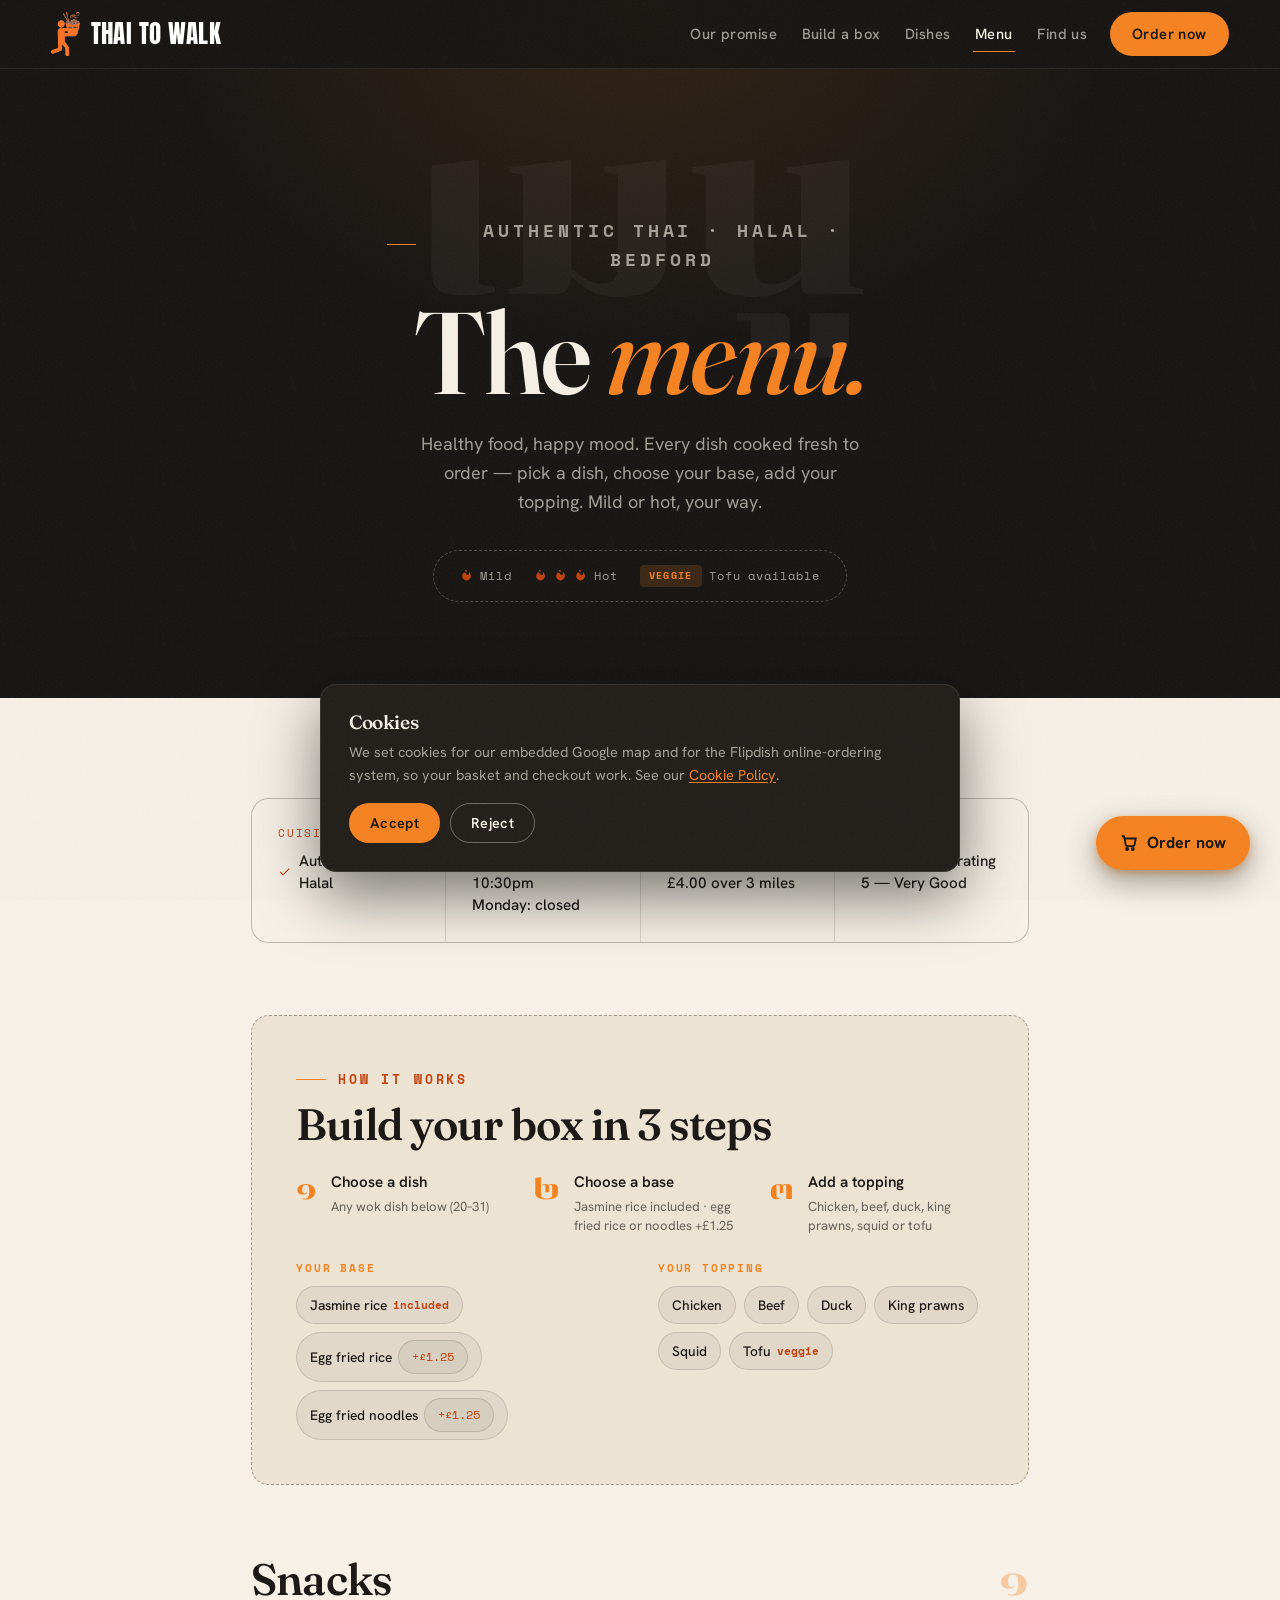
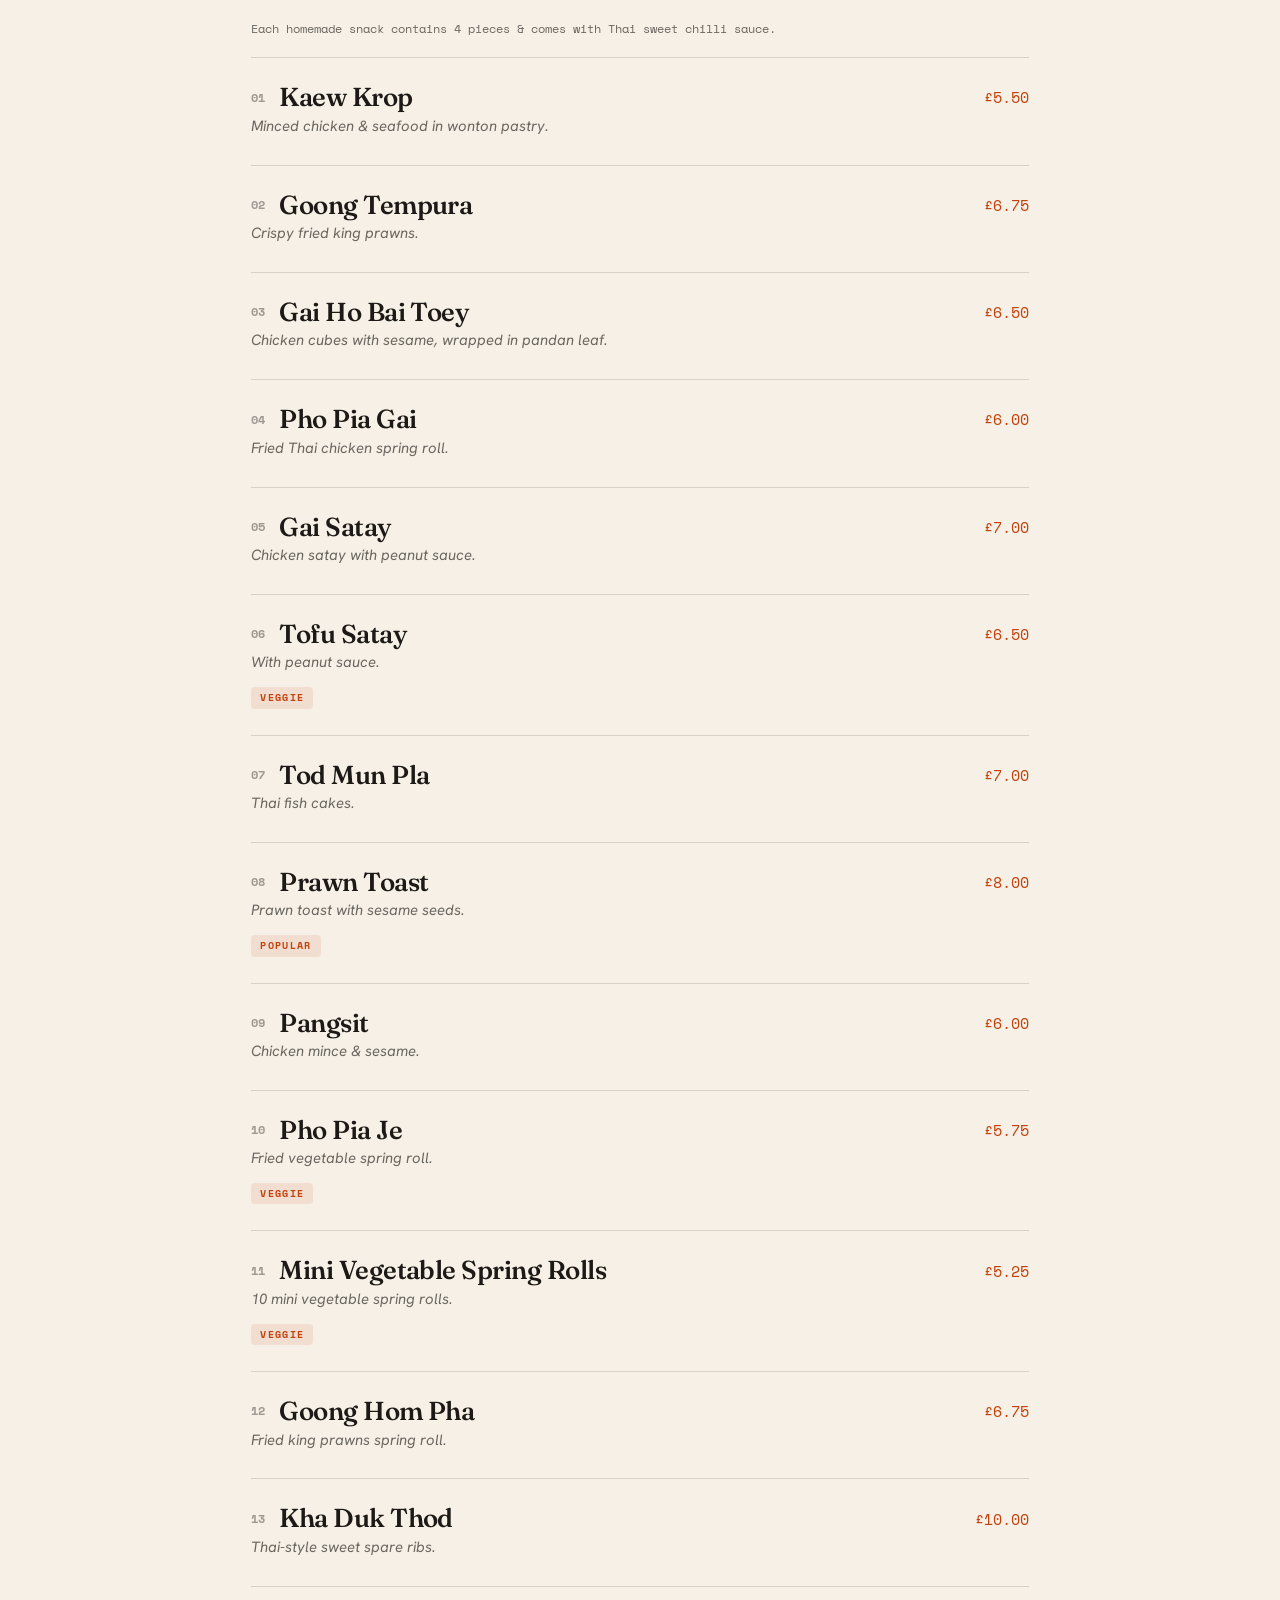
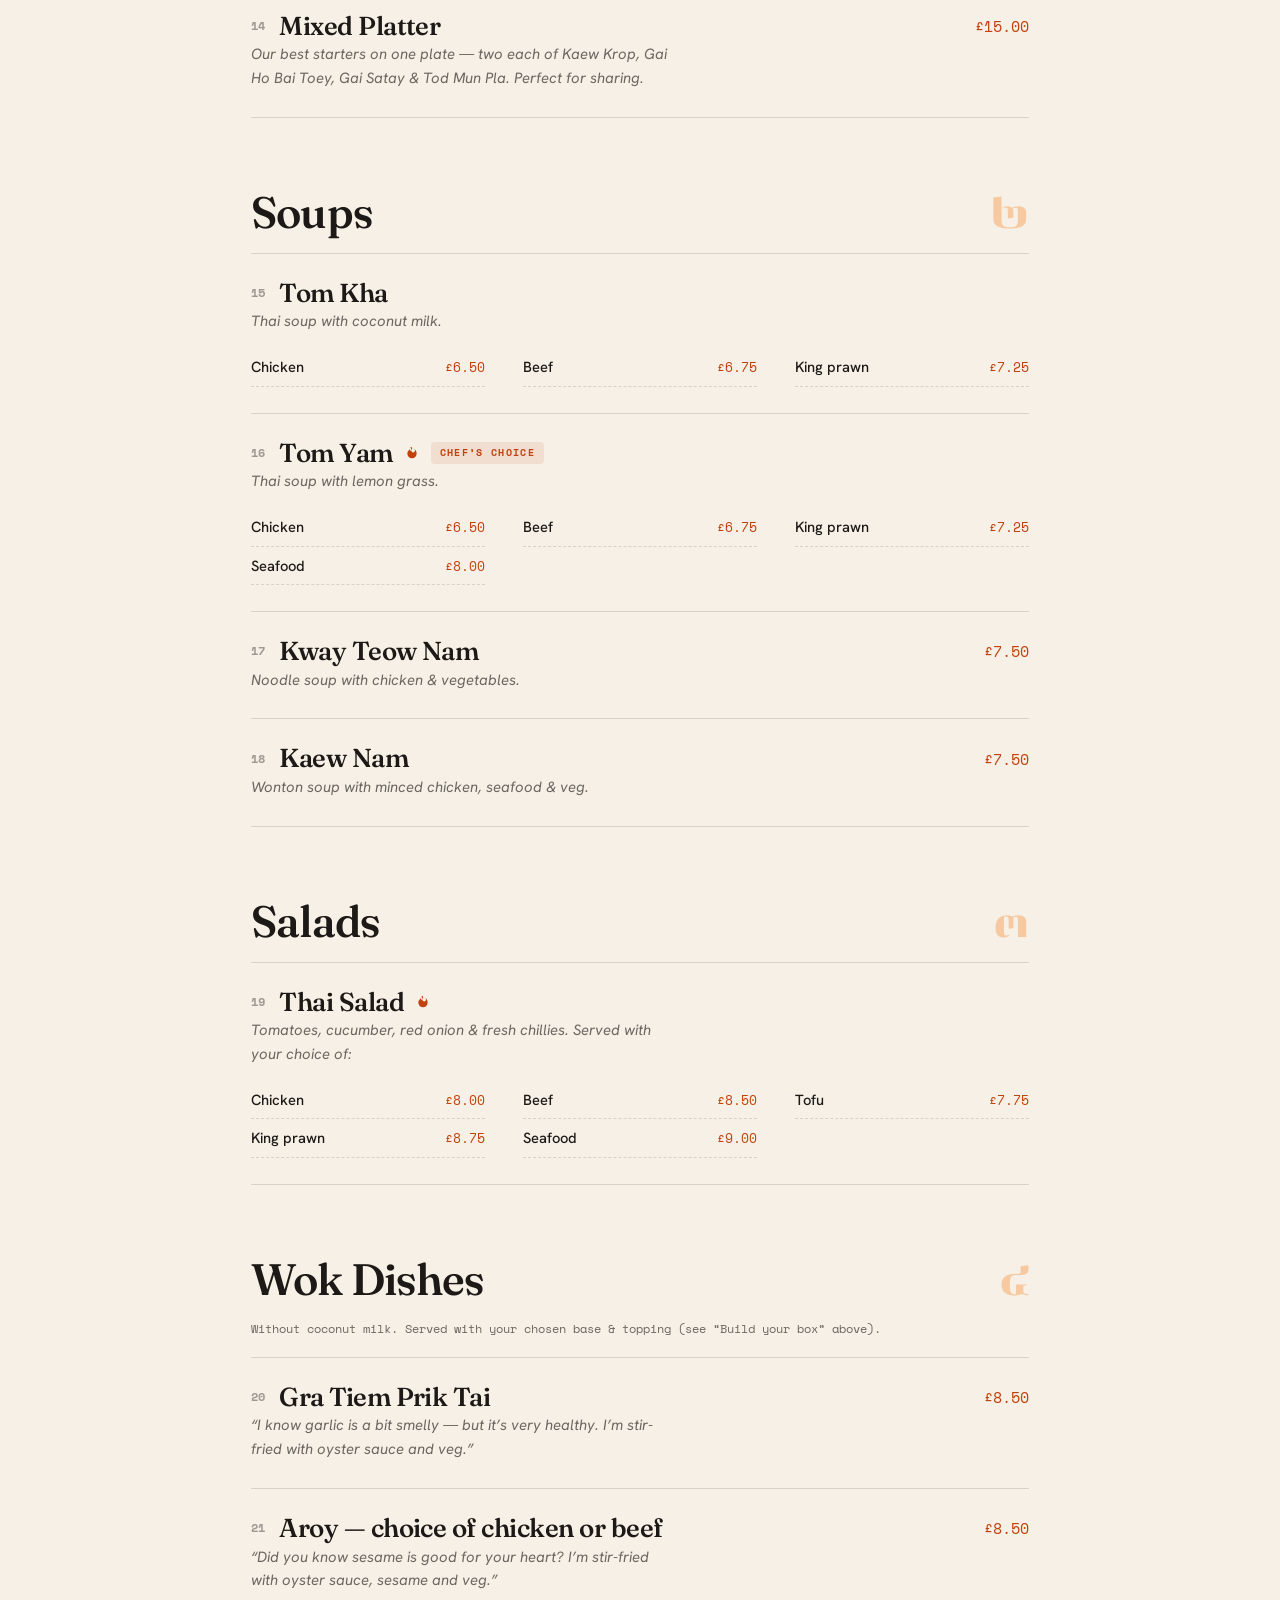
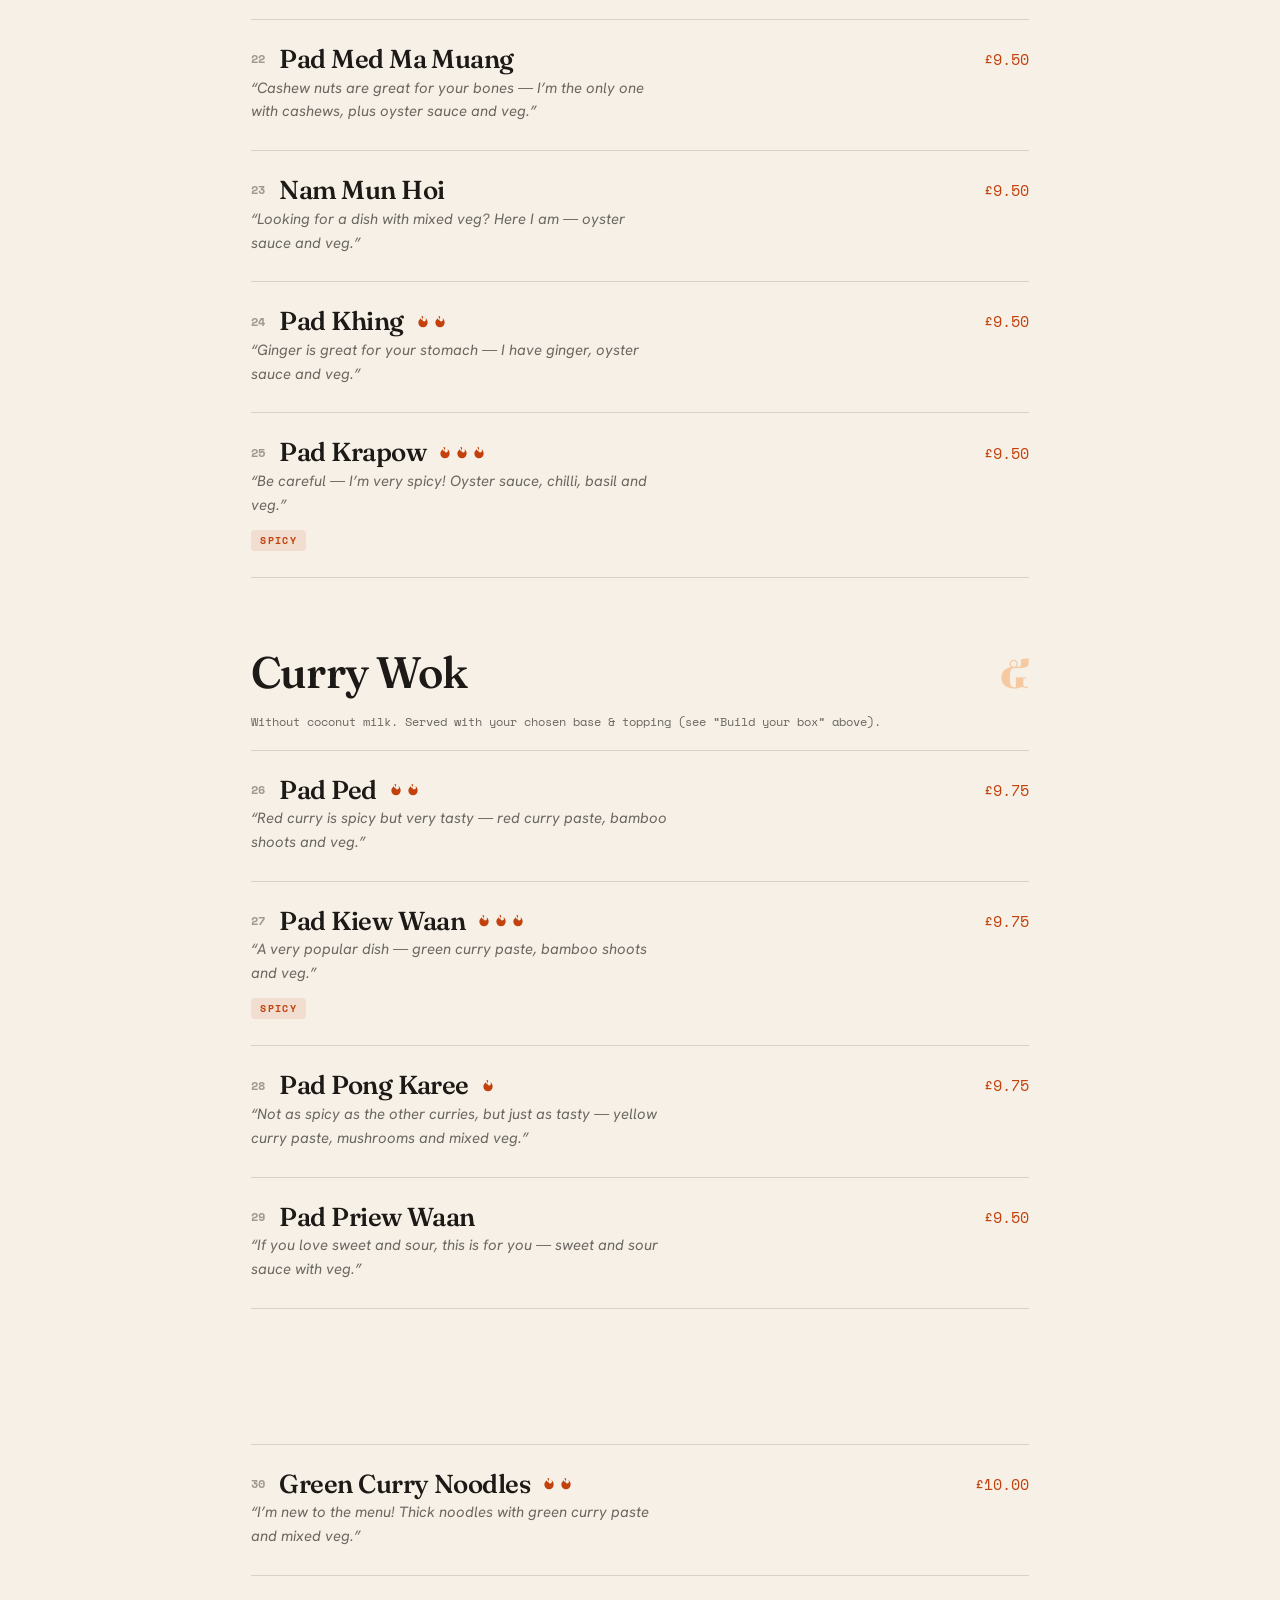
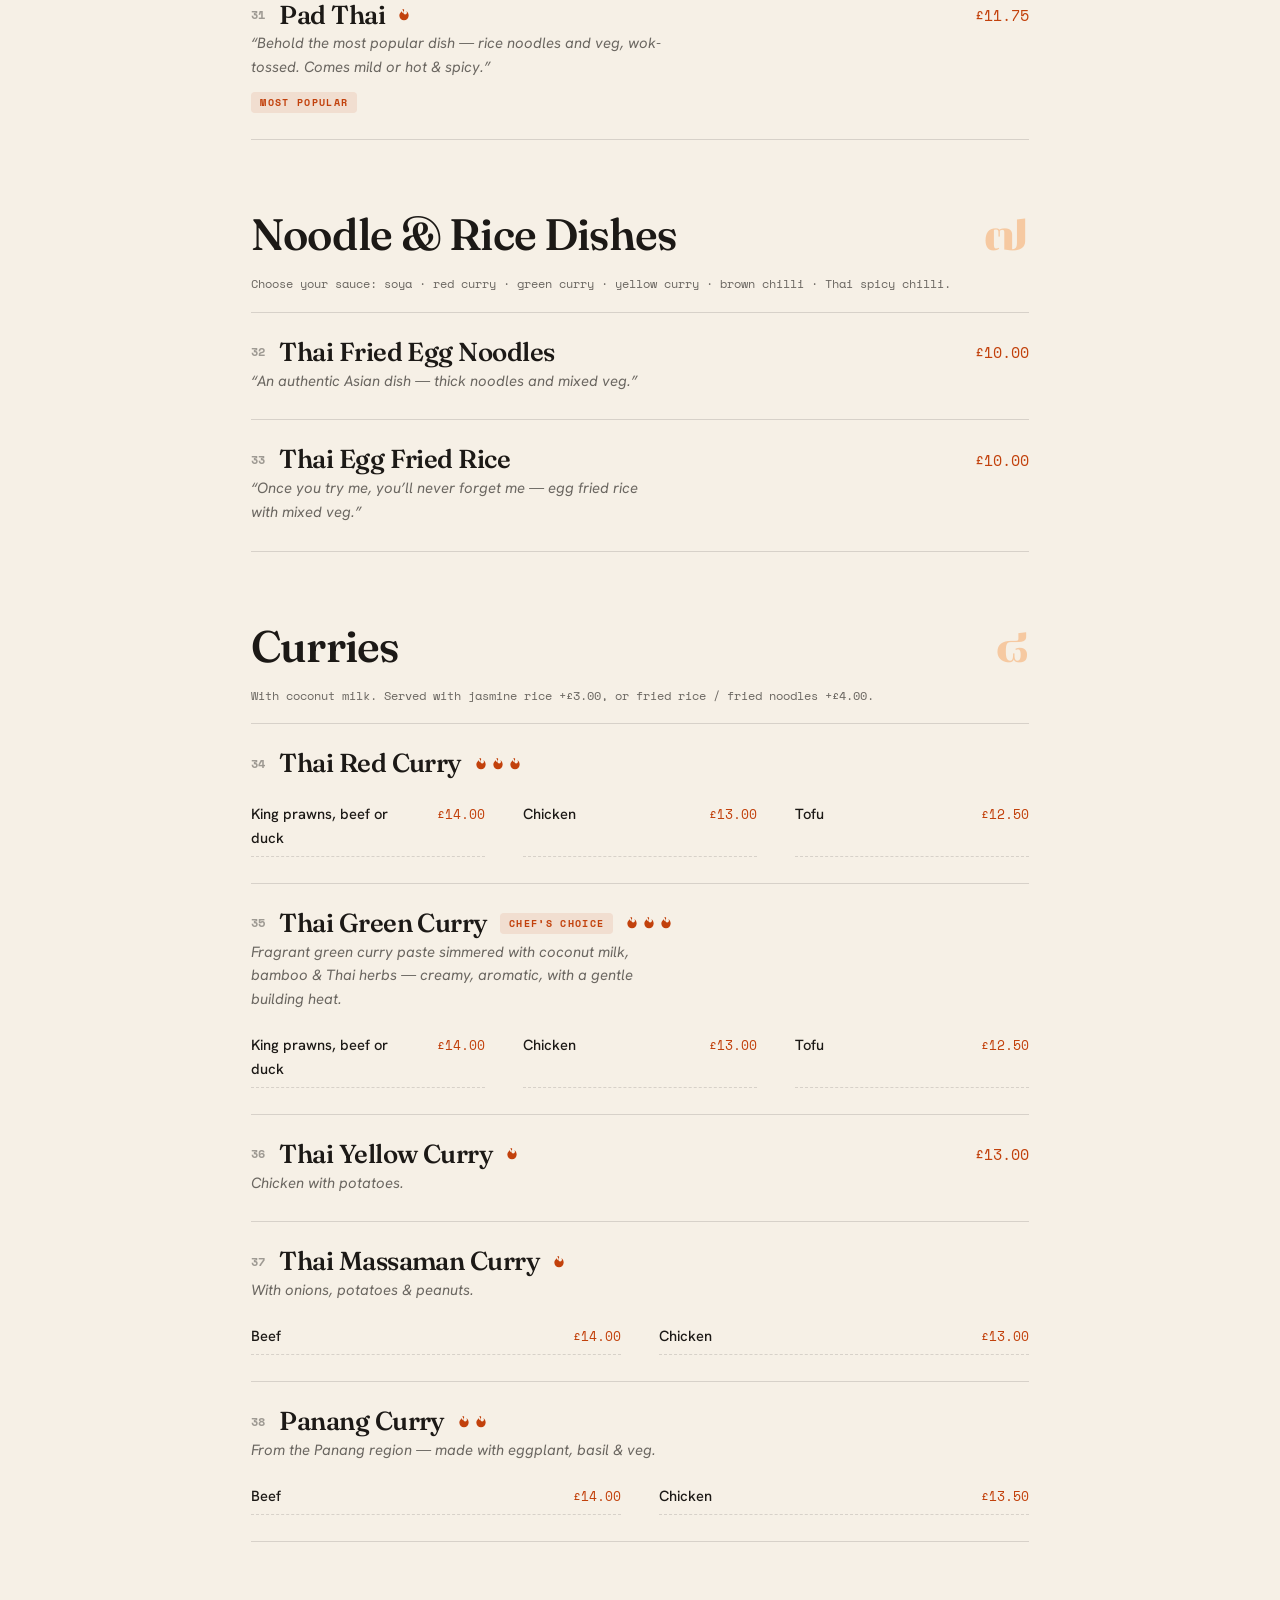
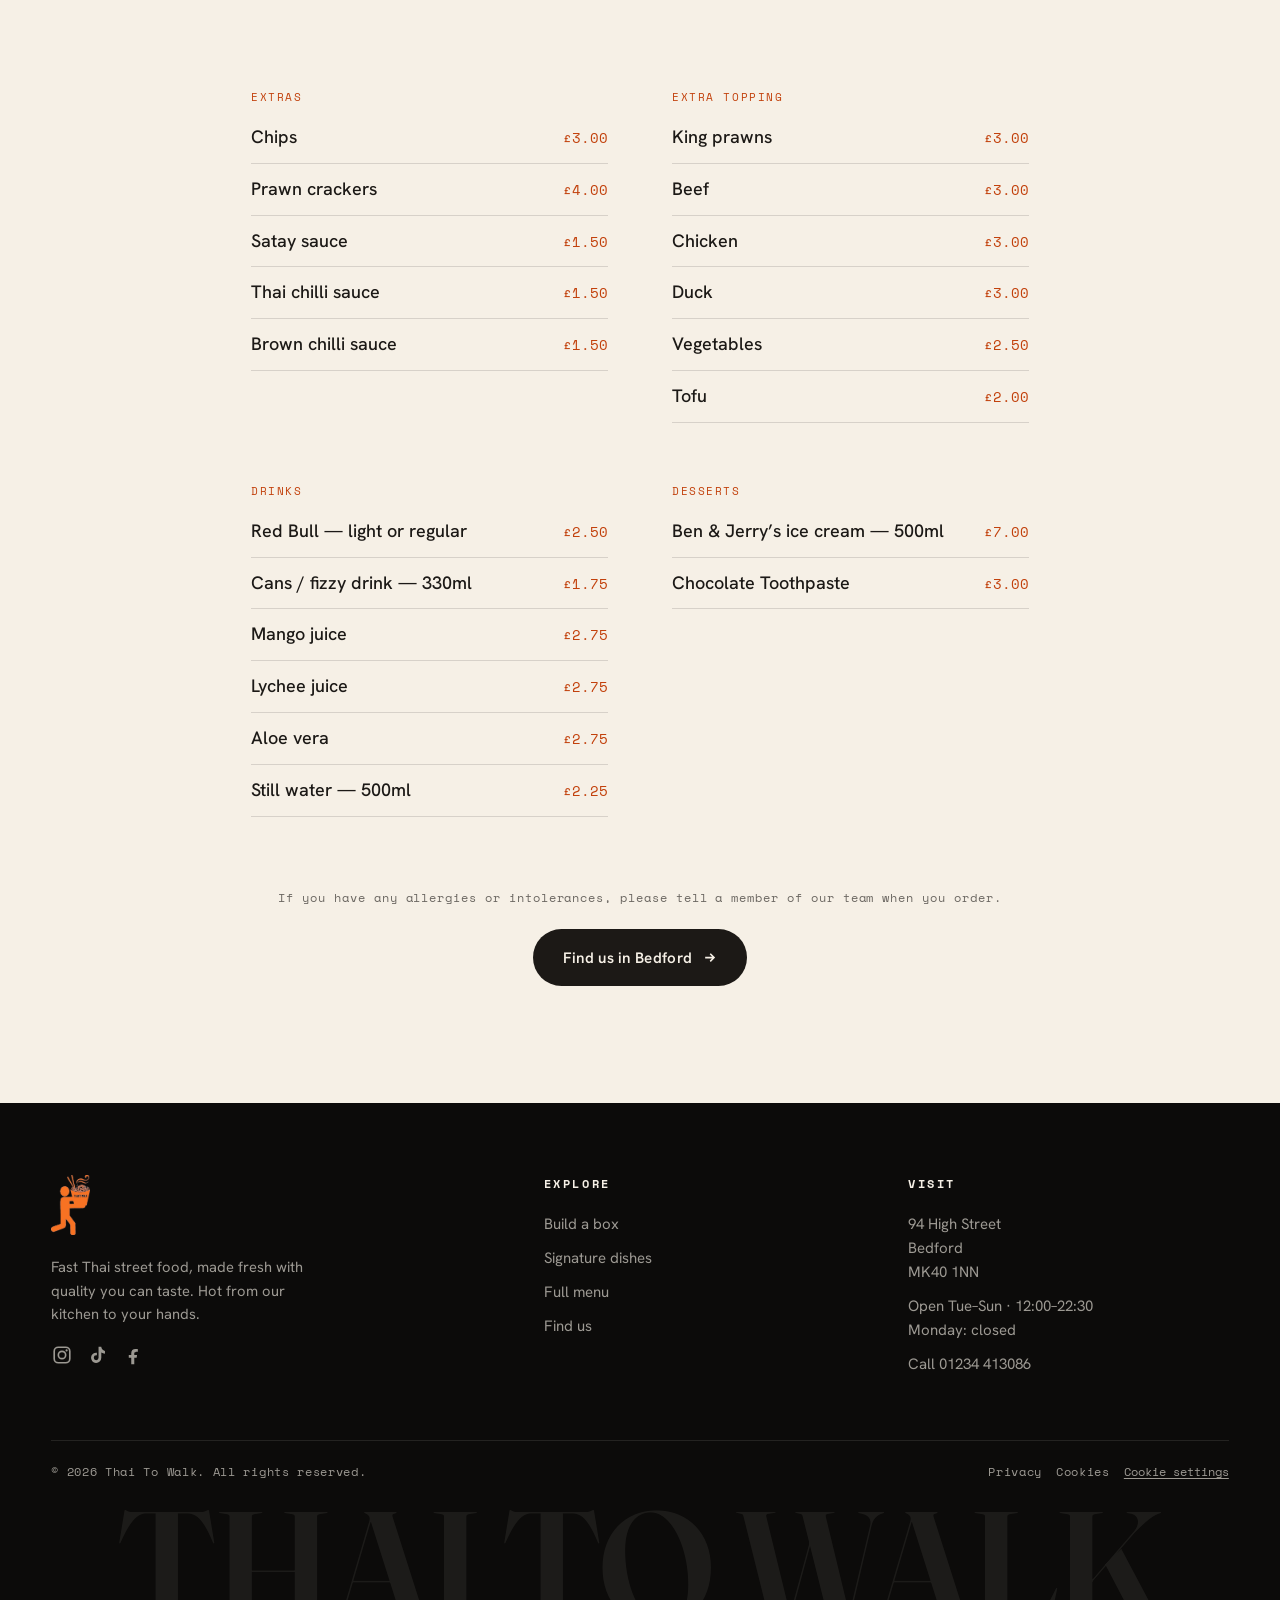
<file: menu.html>
<!DOCTYPE html>
<html lang="en-GB">
<head>
  <meta charset="UTF-8" />
  <meta name="viewport" content="width=device-width, initial-scale=1.0" />

  <title>Menu | Thai To Walk — Authentic Thai Street Food in Bedford (Halal)</title>
  <meta name="description" content="The full Thai To Walk menu: snacks, soups, salads, wok stir-fries, curries (with & without coconut milk), Pad Thai, noodle & rice boxes, drinks and desserts. Authentic, Halal, made fresh to order in Bedford. Build your box in 3 steps." />
  <link rel="canonical" href="https://thaitowalk.com/menu.html" />
  <meta name="theme-color" content="#161412" />
  <meta name="robots" content="index, follow" />

  <meta property="og:type" content="website" />
  <meta property="og:site_name" content="Thai To Walk" />
  <meta property="og:title" content="Menu | Thai To Walk — Authentic Thai Street Food in Bedford" />
  <meta property="og:description" content="Snacks, soups, salads, wok stir-fries, curries, Pad Thai, noodle & rice boxes — authentic, Halal, made fresh to order in Bedford." />
  <meta property="og:url" content="https://thaitowalk.com/menu.html" />
  <meta property="og:image" content="https://thaitowalk.com/images/hero-wok.jpg" />
  <meta property="og:locale" content="en_GB" />
  <meta name="twitter:card" content="summary_large_image" />

  <link rel="icon" type="image/svg+xml" href="/images/logo.svg" />
  <link rel="icon" type="image/png" sizes="32x32" href="/images/favicon-32.png" />
  <link rel="apple-touch-icon" href="/images/apple-touch-icon.png" />

  <link rel="preconnect" href="https://fonts.googleapis.com" />
  <link rel="preconnect" href="https://fonts.gstatic.com" crossorigin />
  <link href="https://fonts.googleapis.com/css2?family=Fraunces:ital,opsz,wght@0,9..144,400..700;1,9..144,400..700&family=Hanken+Grotesk:wght@400;500;600;700&family=Space+Mono:wght@400;700&family=Chonburi&family=Anton&display=swap" rel="stylesheet" />
  <link rel="stylesheet" href="/css/style.css" />
  <link rel="stylesheet" href="/css/menu.css" />
  <script>document.documentElement.classList.add('js');</script>

  <!-- Structured data: Menu -->
  <script type="application/ld+json">
  {
    "@context": "https://schema.org",
    "@type": "Menu",
    "name": "Thai To Walk Menu",
    "url": "https://thaitowalk.com/menu.html",
    "inLanguage": "en-GB",
    "hasMenuSection": [
      {
        "@type": "MenuSection",
        "name": "Snacks",
        "description": "Each homemade snack contains 4 pieces and comes with Thai sweet chilli sauce.",
        "hasMenuItem": [
          {"@type":"MenuItem","name":"Kaew Krop","description":"Minced chicken & seafood.","offers":{"@type":"Offer","price":"5.50","priceCurrency":"GBP"}},
          {"@type":"MenuItem","name":"Goong Tempura","description":"Fried king prawns.","offers":{"@type":"Offer","price":"6.75","priceCurrency":"GBP"}},
          {"@type":"MenuItem","name":"Gai Ho Bai Toey","description":"Chicken cubes with sesame in pandan leaf.","offers":{"@type":"Offer","price":"6.50","priceCurrency":"GBP"}},
          {"@type":"MenuItem","name":"Pho Pia Gai","description":"Fried Thai chicken spring roll.","offers":{"@type":"Offer","price":"6.00","priceCurrency":"GBP"}},
          {"@type":"MenuItem","name":"Gai Satay","description":"Chicken satay with peanut sauce.","offers":{"@type":"Offer","price":"7.00","priceCurrency":"GBP"}},
          {"@type":"MenuItem","name":"Tofu Satay","description":"With peanut sauce.","offers":{"@type":"Offer","price":"6.50","priceCurrency":"GBP"}},
          {"@type":"MenuItem","name":"Tod Mun Pla","description":"Thai fish cake.","offers":{"@type":"Offer","price":"7.00","priceCurrency":"GBP"}},
          {"@type":"MenuItem","name":"Prawn Toast","offers":{"@type":"Offer","price":"8.00","priceCurrency":"GBP"}},
          {"@type":"MenuItem","name":"Pangsit","description":"Chicken mince with sesame seeds.","offers":{"@type":"Offer","price":"6.00","priceCurrency":"GBP"}},
          {"@type":"MenuItem","name":"Pho Pia Je","description":"Fried vegetable spring roll.","offers":{"@type":"Offer","price":"5.75","priceCurrency":"GBP"}},
          {"@type":"MenuItem","name":"Mini Vegetable Spring Rolls","description":"10 mini vegetable spring rolls.","offers":{"@type":"Offer","price":"5.25","priceCurrency":"GBP"}},
          {"@type":"MenuItem","name":"Goong Hom Pha","description":"Fried king prawns spring roll.","offers":{"@type":"Offer","price":"6.75","priceCurrency":"GBP"}},
          {"@type":"MenuItem","name":"Kha Duk Thod","description":"Spare ribs.","offers":{"@type":"Offer","price":"10.00","priceCurrency":"GBP"}},
          {"@type":"MenuItem","name":"Mixed Platter","description":"Mixed items, two pieces from each. Served with sweet chilli & satay sauce.","offers":{"@type":"Offer","price":"15.00","priceCurrency":"GBP"}}
        ]
      },
      {
        "@type": "MenuSection",
        "name": "Soups",
        "hasMenuItem": [
          {"@type":"MenuItem","name":"Tom Kha (chicken)","description":"Thai soup with coconut milk.","offers":{"@type":"Offer","price":"6.50","priceCurrency":"GBP"}},
          {"@type":"MenuItem","name":"Tom Yam (chicken)","description":"Thai soup with lemon grass.","offers":{"@type":"Offer","price":"6.50","priceCurrency":"GBP"}},
          {"@type":"MenuItem","name":"Kway Teow Nam","description":"Noodle soup with chicken & vegetables.","offers":{"@type":"Offer","price":"7.50","priceCurrency":"GBP"}},
          {"@type":"MenuItem","name":"Kaew Nam","description":"Wonton soup with minced chicken, seafood & veg.","offers":{"@type":"Offer","price":"7.50","priceCurrency":"GBP"}}
        ]
      },
      {
        "@type": "MenuSection",
        "name": "Salads",
        "hasMenuItem": [
          {"@type":"MenuItem","name":"Thai Salad (chicken)","description":"Tomatoes, cucumber, red onion & fresh chillies.","offers":{"@type":"Offer","price":"8.00","priceCurrency":"GBP"}}
        ]
      },
      {
        "@type": "MenuSection",
        "name": "Wok Dishes (without coconut milk)",
        "description": "Build your box: choose a dish, a base and a topping.",
        "hasMenuItem": [
          {"@type":"MenuItem","name":"Gra Tiem Prik Tai","description":"Garlic, stir-fried with oyster sauce and veg.","offers":{"@type":"Offer","price":"8.50","priceCurrency":"GBP"}},
          {"@type":"MenuItem","name":"Aroy","description":"Stir-fried with oyster sauce, sesame and veg.","offers":{"@type":"Offer","price":"8.50","priceCurrency":"GBP"}},
          {"@type":"MenuItem","name":"Pad Med Ma Muang","description":"Cashew nuts, oyster sauce and veg.","offers":{"@type":"Offer","price":"9.50","priceCurrency":"GBP"}},
          {"@type":"MenuItem","name":"Nam Mun Hoi","description":"Oyster sauce with mixed veg.","offers":{"@type":"Offer","price":"9.50","priceCurrency":"GBP"}},
          {"@type":"MenuItem","name":"Pad Khing","description":"Ginger, oyster sauce and veg.","offers":{"@type":"Offer","price":"9.50","priceCurrency":"GBP"}},
          {"@type":"MenuItem","name":"Pad Krapow","description":"Oyster sauce, chilli, basil and veg.","offers":{"@type":"Offer","price":"9.50","priceCurrency":"GBP"}}
        ]
      },
      {
        "@type": "MenuSection",
        "name": "Curry Wok (without coconut milk)",
        "description": "Build your box: choose a dish, a base and a topping.",
        "hasMenuItem": [
          {"@type":"MenuItem","name":"Pad Ped","description":"Red curry paste, bamboo shoots and veg.","offers":{"@type":"Offer","price":"9.75","priceCurrency":"GBP"}},
          {"@type":"MenuItem","name":"Pad Kiew Waan","description":"Green curry paste, bamboo shoots and veg.","offers":{"@type":"Offer","price":"9.75","priceCurrency":"GBP"}},
          {"@type":"MenuItem","name":"Pad Pong Karee","description":"Yellow curry paste, mushrooms and mixed veg.","offers":{"@type":"Offer","price":"9.75","priceCurrency":"GBP"}},
          {"@type":"MenuItem","name":"Pad Priew Waan","description":"Sweet and sour sauce with veg.","offers":{"@type":"Offer","price":"9.50","priceCurrency":"GBP"}}
        ]
      },
      {
        "@type": "MenuSection",
        "name": "Pad Thai & Green Noodles",
        "hasMenuItem": [
          {"@type":"MenuItem","name":"Green Curry Noodles","description":"Thick noodles with green curry paste and mixed veg.","offers":{"@type":"Offer","price":"10.00","priceCurrency":"GBP"}},
          {"@type":"MenuItem","name":"Pad Thai","description":"Our most popular dish — rice noodles and veg, wok-tossed. Mild or hot & spicy.","offers":{"@type":"Offer","price":"11.75","priceCurrency":"GBP"}}
        ]
      },
      {
        "@type": "MenuSection",
        "name": "Noodle & Rice Dishes",
        "hasMenuItem": [
          {"@type":"MenuItem","name":"Thai Fried Egg Noodles","description":"Thick noodles with mixed veg.","offers":{"@type":"Offer","price":"10.00","priceCurrency":"GBP"}},
          {"@type":"MenuItem","name":"Thai Egg Fried Rice","description":"Egg fried rice with mixed veg.","offers":{"@type":"Offer","price":"10.00","priceCurrency":"GBP"}}
        ]
      },
      {
        "@type": "MenuSection",
        "name": "Curries (with coconut milk)",
        "hasMenuItem": [
          {"@type":"MenuItem","name":"Thai Red Curry (chicken)","offers":{"@type":"Offer","price":"13.00","priceCurrency":"GBP"}},
          {"@type":"MenuItem","name":"Thai Green Curry (chicken)","offers":{"@type":"Offer","price":"13.00","priceCurrency":"GBP"}},
          {"@type":"MenuItem","name":"Thai Yellow Curry","description":"Chicken with potatoes.","offers":{"@type":"Offer","price":"13.00","priceCurrency":"GBP"}},
          {"@type":"MenuItem","name":"Thai Massaman Curry (chicken)","description":"With onion, potatoes & peanut.","offers":{"@type":"Offer","price":"13.00","priceCurrency":"GBP"}},
          {"@type":"MenuItem","name":"Panang Curry (chicken)","offers":{"@type":"Offer","price":"13.50","priceCurrency":"GBP"}}
        ]
      }
    ]
  }
  </script>
</head>
<body>

  <!-- ============ HEADER ============ -->
  <header class="site-header scrolled">
    <a class="brand" href="/" aria-label="Thai To Walk home">
      <img src="/images/logo.png" alt="" />
      <span class="wordmark">Thai to Walk</span>
    </a>
    <nav class="nav" aria-label="Primary">
      <a href="/#story">Our promise</a>
      <a href="/#build">Build a box</a>
      <a href="/#dishes">Dishes</a>
      <a href="/menu.html" aria-current="page">Menu</a>
      <a href="/#find">Find us</a>
      <a class="nav-cta" href="/order.html">Order now</a>
    </nav>
    <button class="nav-toggle" aria-label="Menu" aria-expanded="false">
      <span></span><span></span><span></span>
    </button>
  </header>

  <!-- ============ MENU HERO ============ -->
  <section class="menu-hero">
    <span class="menu-thai" aria-hidden="true">เมนู</span>
    <div class="wrap">
      <p class="eyebrow">Authentic Thai · Halal · Bedford</p>
      <h1>The <em>menu.</em></h1>
      <p>Healthy food, happy mood. Every dish cooked fresh to order — pick a dish, choose your base, add your topping. Mild or hot, your way.</p>
      <div class="heat-legend">
        <span><svg viewBox="0 0 24 24" fill="currentColor"><path d="M12 2c1 3-1 4-1 6a3 3 0 0 0 6 0c0-1 0-2-1-3 2 1 4 4 4 8a8 8 0 0 1-16 0c0-4 3-6 4-8 0 2 1 3 2 3 2 0 1-3-1-6Z"/></svg> Mild</span>
        <span>
          <svg viewBox="0 0 24 24" fill="currentColor"><path d="M12 2c1 3-1 4-1 6a3 3 0 0 0 6 0c0-1 0-2-1-3 2 1 4 4 4 8a8 8 0 0 1-16 0c0-4 3-6 4-8 0 2 1 3 2 3 2 0 1-3-1-6Z"/></svg>
          <svg viewBox="0 0 24 24" fill="currentColor"><path d="M12 2c1 3-1 4-1 6a3 3 0 0 0 6 0c0-1 0-2-1-3 2 1 4 4 4 8a8 8 0 0 1-16 0c0-4 3-6 4-8 0 2 1 3 2 3 2 0 1-3-1-6Z"/></svg>
          <svg viewBox="0 0 24 24" fill="currentColor"><path d="M12 2c1 3-1 4-1 6a3 3 0 0 0 6 0c0-1 0-2-1-3 2 1 4 4 4 8a8 8 0 0 1-16 0c0-4 3-6 4-8 0 2 1 3 2 3 2 0 1-3-1-6Z"/></svg>
          Hot
        </span>
        <span><span class="tag-pill">Veggie</span> Tofu available</span>
      </div>
    </div>
  </section>

  <!-- ============ MENU BODY ============ -->
  <section class="menu-body">
    <div class="wrap menu-sheet">

      <!-- Info band -->
      <dl class="menu-info" data-reveal>
        <div>
          <dt>Cuisine</dt>
          <dd class="halal">
            <svg viewBox="0 0 24 24" fill="none" stroke="currentColor" stroke-width="2"><path d="M20 6 9 17l-5-5"/></svg>
            Authentic Thai · Halal
          </dd>
        </div>
        <div><dt>Opening times</dt><dd>Tue–Sun · 12:00pm – 10:30pm<br />Monday: closed</dd></div>
        <div><dt>Delivery</dt><dd>£3.00 within 3 miles<br />£4.00 over 3 miles</dd></div>
        <div><dt>Since 2018</dt><dd>Food hygiene rating 5 — Very Good</dd></div>
      </dl>

      <!-- Build your box -->
      <div class="builder-note" data-reveal>
        <p class="eyebrow">How it works</p>
        <h2>Build your box in 3 steps</h2>
        <div class="bn-steps">
          <div class="bn-step"><span class="bn-num" aria-hidden="true">๑</span><div><b>Choose a dish</b><span>Any wok dish below (20–31)</span></div></div>
          <div class="bn-step"><span class="bn-num" aria-hidden="true">๒</span><div><b>Choose a base</b><span>Jasmine rice included · egg fried rice or noodles +£1.25</span></div></div>
          <div class="bn-step"><span class="bn-num" aria-hidden="true">๓</span><div><b>Add a topping</b><span>Chicken, beef, duck, king prawns, squid or tofu</span></div></div>
        </div>
        <div class="bn-extra">
          <div>
            <h3>Your base</h3>
            <div class="chiplist">
              <span>Jasmine rice <b>included</b></span>
              <span>Egg fried rice <span class="up">+£1.25</span></span>
              <span>Egg fried noodles <span class="up">+£1.25</span></span>
            </div>
          </div>
          <div>
            <h3>Your topping</h3>
            <div class="chiplist">
              <span>Chicken</span><span>Beef</span><span>Duck</span>
              <span>King prawns</span><span>Squid</span><span>Tofu <b>veggie</b></span>
            </div>
          </div>
        </div>
      </div>

      <!-- SNACKS -->
      <div class="menu-cat">
        <div class="menu-cat-head" data-reveal>
          <h2>Snacks</h2>
          <span class="cat-num" aria-hidden="true">๑</span>
        </div>
        <p class="opts-note" style="margin-bottom:18px;color:var(--ink-muted);font-family:var(--mono);font-size:.74rem">Each homemade snack contains 4 pieces &amp; comes with Thai sweet chilli sauce.</p>

        <article class="dish" data-reveal><div class="top"><span class="dnum">01</span><h3>Kaew Krop</h3></div><span class="price">£5.50</span><p>Minced chicken &amp; seafood in wonton pastry.</p></article>
        <article class="dish" data-reveal><div class="top"><span class="dnum">02</span><h3>Goong Tempura</h3></div><span class="price">£6.75</span><p>Crispy fried king prawns.</p></article>
        <article class="dish" data-reveal><div class="top"><span class="dnum">03</span><h3>Gai Ho Bai Toey</h3></div><span class="price">£6.50</span><p>Chicken cubes with sesame, wrapped in pandan leaf.</p></article>
        <article class="dish" data-reveal><div class="top"><span class="dnum">04</span><h3>Pho Pia Gai</h3></div><span class="price">£6.00</span><p>Fried Thai chicken spring roll.</p></article>
        <article class="dish" data-reveal><div class="top"><span class="dnum">05</span><h3>Gai Satay</h3></div><span class="price">£7.00</span><p>Chicken satay with peanut sauce.</p></article>
        <article class="dish" data-reveal><div class="top"><span class="dnum">06</span><h3>Tofu Satay</h3></div><span class="price">£6.50</span><p>With peanut sauce.</p><div class="dish-tags"><span class="tag-pill">Veggie</span></div></article>
        <article class="dish" data-reveal><div class="top"><span class="dnum">07</span><h3>Tod Mun Pla</h3></div><span class="price">£7.00</span><p>Thai fish cakes.</p></article>
        <article class="dish" data-reveal><div class="top"><span class="dnum">08</span><h3>Prawn Toast</h3></div><span class="price">£8.00</span><p>Prawn toast with sesame seeds.</p><div class="dish-tags"><span class="tag-pill">Popular</span></div></article>
        <article class="dish" data-reveal><div class="top"><span class="dnum">09</span><h3>Pangsit</h3></div><span class="price">£6.00</span><p>Chicken mince &amp; sesame.</p></article>
        <article class="dish" data-reveal><div class="top"><span class="dnum">10</span><h3>Pho Pia Je</h3></div><span class="price">£5.75</span><p>Fried vegetable spring roll.</p><div class="dish-tags"><span class="tag-pill">Veggie</span></div></article>
        <article class="dish" data-reveal><div class="top"><span class="dnum">11</span><h3>Mini Vegetable Spring Rolls</h3></div><span class="price">£5.25</span><p>10 mini vegetable spring rolls.</p><div class="dish-tags"><span class="tag-pill">Veggie</span></div></article>
        <article class="dish" data-reveal><div class="top"><span class="dnum">12</span><h3>Goong Hom Pha</h3></div><span class="price">£6.75</span><p>Fried king prawns spring roll.</p></article>
        <article class="dish" data-reveal><div class="top"><span class="dnum">13</span><h3>Kha Duk Thod</h3></div><span class="price">£10.00</span><p>Thai-style sweet spare ribs.</p></article>
        <article class="dish" data-reveal><div class="top"><span class="dnum">14</span><h3>Mixed Platter</h3></div><span class="price">£15.00</span><p>Our best starters on one plate — two each of Kaew Krop, Gai Ho Bai Toey, Gai Satay &amp; Tod Mun Pla. Perfect for sharing.</p></article>
      </div>

      <!-- SOUPS -->
      <div class="menu-cat">
        <div class="menu-cat-head" data-reveal>
          <h2>Soups</h2>
          <span class="cat-num" aria-hidden="true">๒</span>
        </div>

        <article class="dish" data-reveal>
          <div class="top"><span class="dnum">15</span><h3>Tom Kha</h3></div>
          <p>Thai soup with coconut milk.</p>
          <ul class="dish-opts">
            <li>Chicken <span>£6.50</span></li>
            <li>Beef <span>£6.75</span></li>
            <li>King prawn <span>£7.25</span></li>
          </ul>
        </article>
        <article class="dish" data-reveal>
          <div class="top"><span class="dnum">16</span><h3>Tom Yam</h3>
            <span class="dish-heat" title="A little heat"><svg viewBox="0 0 24 24" fill="currentColor"><path d="M12 2c1 3-1 4-1 6a3 3 0 0 0 6 0c0-1 0-2-1-3 2 1 4 4 4 8a8 8 0 0 1-16 0c0-4 3-6 4-8 0 2 1 3 2 3 2 0 1-3-1-6Z"/></svg></span>
            <span class="tag-pill">Chef’s choice</span>
          </div>
          <p>Thai soup with lemon grass.</p>
          <ul class="dish-opts">
            <li>Chicken <span>£6.50</span></li>
            <li>Beef <span>£6.75</span></li>
            <li>King prawn <span>£7.25</span></li>
            <li>Seafood <span>£8.00</span></li>
          </ul>
        </article>
        <article class="dish" data-reveal><div class="top"><span class="dnum">17</span><h3>Kway Teow Nam</h3></div><span class="price">£7.50</span><p>Noodle soup with chicken &amp; vegetables.</p></article>
        <article class="dish" data-reveal><div class="top"><span class="dnum">18</span><h3>Kaew Nam</h3></div><span class="price">£7.50</span><p>Wonton soup with minced chicken, seafood &amp; veg.</p></article>
      </div>

      <!-- SALADS -->
      <div class="menu-cat">
        <div class="menu-cat-head" data-reveal>
          <h2>Salads</h2>
          <span class="cat-num" aria-hidden="true">๓</span>
        </div>
        <article class="dish" data-reveal>
          <div class="top"><span class="dnum">19</span><h3>Thai Salad</h3>
            <span class="dish-heat" title="Fresh chillies"><svg viewBox="0 0 24 24" fill="currentColor"><path d="M12 2c1 3-1 4-1 6a3 3 0 0 0 6 0c0-1 0-2-1-3 2 1 4 4 4 8a8 8 0 0 1-16 0c0-4 3-6 4-8 0 2 1 3 2 3 2 0 1-3-1-6Z"/></svg></span>
          </div>
          <p>Tomatoes, cucumber, red onion &amp; fresh chillies. Served with your choice of:</p>
          <ul class="dish-opts">
            <li>Chicken <span>£8.00</span></li>
            <li>Beef <span>£8.50</span></li>
            <li>Tofu <span>£7.75</span></li>
            <li>King prawn <span>£8.75</span></li>
            <li>Seafood <span>£9.00</span></li>
          </ul>
        </article>
      </div>

      <!-- WOK DISHES (without coconut milk) -->
      <div class="menu-cat">
        <div class="menu-cat-head" data-reveal>
          <h2>Wok Dishes</h2>
          <span class="cat-num" aria-hidden="true">๔</span>
        </div>
        <p class="opts-note" style="margin-bottom:18px;color:var(--ink-muted);font-family:var(--mono);font-size:.74rem">Without coconut milk. Served with your chosen base &amp; topping (see “Build your box” above).</p>

        <article class="dish" data-reveal><div class="top"><span class="dnum">20</span><h3>Gra Tiem Prik Tai</h3></div><span class="price">£8.50</span><p>“I know garlic is a bit smelly — but it’s very healthy. I’m stir-fried with oyster sauce and veg.”</p></article>
        <article class="dish" data-reveal><div class="top"><span class="dnum">21</span><h3>Aroy — choice of chicken or beef</h3></div><span class="price">£8.50</span><p>“Did you know sesame is good for your heart? I’m stir-fried with oyster sauce, sesame and veg.”</p></article>
        <article class="dish" data-reveal><div class="top"><span class="dnum">22</span><h3>Pad Med Ma Muang</h3></div><span class="price">£9.50</span><p>“Cashew nuts are great for your bones — I’m the only one with cashews, plus oyster sauce and veg.”</p></article>
        <article class="dish" data-reveal><div class="top"><span class="dnum">23</span><h3>Nam Mun Hoi</h3></div><span class="price">£9.50</span><p>“Looking for a dish with mixed veg? Here I am — oyster sauce and veg.”</p></article>
        <article class="dish" data-reveal>
          <div class="top"><span class="dnum">24</span><h3>Pad Khing</h3>
            <span class="dish-heat" title="Medium"><svg viewBox="0 0 24 24" fill="currentColor"><path d="M12 2c1 3-1 4-1 6a3 3 0 0 0 6 0c0-1 0-2-1-3 2 1 4 4 4 8a8 8 0 0 1-16 0c0-4 3-6 4-8 0 2 1 3 2 3 2 0 1-3-1-6Z"/></svg><svg viewBox="0 0 24 24" fill="currentColor"><path d="M12 2c1 3-1 4-1 6a3 3 0 0 0 6 0c0-1 0-2-1-3 2 1 4 4 4 8a8 8 0 0 1-16 0c0-4 3-6 4-8 0 2 1 3 2 3 2 0 1-3-1-6Z"/></svg></span>
          </div>
          <span class="price">£9.50</span><p>“Ginger is great for your stomach — I have ginger, oyster sauce and veg.”</p></article>
        <article class="dish" data-reveal>
          <div class="top"><span class="dnum">25</span><h3>Pad Krapow</h3>
            <span class="dish-heat" title="Very spicy"><svg viewBox="0 0 24 24" fill="currentColor"><path d="M12 2c1 3-1 4-1 6a3 3 0 0 0 6 0c0-1 0-2-1-3 2 1 4 4 4 8a8 8 0 0 1-16 0c0-4 3-6 4-8 0 2 1 3 2 3 2 0 1-3-1-6Z"/></svg><svg viewBox="0 0 24 24" fill="currentColor"><path d="M12 2c1 3-1 4-1 6a3 3 0 0 0 6 0c0-1 0-2-1-3 2 1 4 4 4 8a8 8 0 0 1-16 0c0-4 3-6 4-8 0 2 1 3 2 3 2 0 1-3-1-6Z"/></svg><svg viewBox="0 0 24 24" fill="currentColor"><path d="M12 2c1 3-1 4-1 6a3 3 0 0 0 6 0c0-1 0-2-1-3 2 1 4 4 4 8a8 8 0 0 1-16 0c0-4 3-6 4-8 0 2 1 3 2 3 2 0 1-3-1-6Z"/></svg></span>
          </div>
          <span class="price">£9.50</span><p>“Be careful — I’m very spicy! Oyster sauce, chilli, basil and veg.”</p><div class="dish-tags"><span class="tag-pill">Spicy</span></div></article>
      </div>

      <!-- CURRY WOK (without coconut milk) -->
      <div class="menu-cat">
        <div class="menu-cat-head" data-reveal>
          <h2>Curry Wok</h2>
          <span class="cat-num" aria-hidden="true">๕</span>
        </div>
        <p class="opts-note" style="margin-bottom:18px;color:var(--ink-muted);font-family:var(--mono);font-size:.74rem">Without coconut milk. Served with your chosen base &amp; topping (see “Build your box” above).</p>

        <article class="dish" data-reveal>
          <div class="top"><span class="dnum">26</span><h3>Pad Ped</h3>
            <span class="dish-heat" title="Spicy"><svg viewBox="0 0 24 24" fill="currentColor"><path d="M12 2c1 3-1 4-1 6a3 3 0 0 0 6 0c0-1 0-2-1-3 2 1 4 4 4 8a8 8 0 0 1-16 0c0-4 3-6 4-8 0 2 1 3 2 3 2 0 1-3-1-6Z"/></svg><svg viewBox="0 0 24 24" fill="currentColor"><path d="M12 2c1 3-1 4-1 6a3 3 0 0 0 6 0c0-1 0-2-1-3 2 1 4 4 4 8a8 8 0 0 1-16 0c0-4 3-6 4-8 0 2 1 3 2 3 2 0 1-3-1-6Z"/></svg></span>
          </div>
          <span class="price">£9.75</span><p>“Red curry is spicy but very tasty — red curry paste, bamboo shoots and veg.”</p></article>
        <article class="dish" data-reveal>
          <div class="top"><span class="dnum">27</span><h3>Pad Kiew Waan</h3>
            <span class="dish-heat" title="Hot"><svg viewBox="0 0 24 24" fill="currentColor"><path d="M12 2c1 3-1 4-1 6a3 3 0 0 0 6 0c0-1 0-2-1-3 2 1 4 4 4 8a8 8 0 0 1-16 0c0-4 3-6 4-8 0 2 1 3 2 3 2 0 1-3-1-6Z"/></svg><svg viewBox="0 0 24 24" fill="currentColor"><path d="M12 2c1 3-1 4-1 6a3 3 0 0 0 6 0c0-1 0-2-1-3 2 1 4 4 4 8a8 8 0 0 1-16 0c0-4 3-6 4-8 0 2 1 3 2 3 2 0 1-3-1-6Z"/></svg><svg viewBox="0 0 24 24" fill="currentColor"><path d="M12 2c1 3-1 4-1 6a3 3 0 0 0 6 0c0-1 0-2-1-3 2 1 4 4 4 8a8 8 0 0 1-16 0c0-4 3-6 4-8 0 2 1 3 2 3 2 0 1-3-1-6Z"/></svg></span>
          </div>
          <span class="price">£9.75</span><p>“A very popular dish — green curry paste, bamboo shoots and veg.”</p><div class="dish-tags"><span class="tag-pill">Spicy</span></div></article>
        <article class="dish" data-reveal>
          <div class="top"><span class="dnum">28</span><h3>Pad Pong Karee</h3>
            <span class="dish-heat" title="Mild"><svg viewBox="0 0 24 24" fill="currentColor"><path d="M12 2c1 3-1 4-1 6a3 3 0 0 0 6 0c0-1 0-2-1-3 2 1 4 4 4 8a8 8 0 0 1-16 0c0-4 3-6 4-8 0 2 1 3 2 3 2 0 1-3-1-6Z"/></svg></span>
          </div>
          <span class="price">£9.75</span><p>“Not as spicy as the other curries, but just as tasty — yellow curry paste, mushrooms and mixed veg.”</p></article>
        <article class="dish" data-reveal><div class="top"><span class="dnum">29</span><h3>Pad Priew Waan</h3></div><span class="price">£9.50</span><p>“If you love sweet and sour, this is for you — sweet and sour sauce with veg.”</p></article>
      </div>

      <!-- PAD THAI & SWEET AND SOUR (featured) -->
      <div class="menu-cat">
        <div class="menu-cat-head" data-reveal>
          <h2>Pad Thai &amp; Green Noodles</h2>
          <span class="cat-num" aria-hidden="true">๖</span>
        </div>

        <article class="dish" data-reveal>
          <div class="top"><span class="dnum">30</span><h3>Green Curry Noodles</h3>
            <span class="dish-heat" title="Medium"><svg viewBox="0 0 24 24" fill="currentColor"><path d="M12 2c1 3-1 4-1 6a3 3 0 0 0 6 0c0-1 0-2-1-3 2 1 4 4 4 8a8 8 0 0 1-16 0c0-4 3-6 4-8 0 2 1 3 2 3 2 0 1-3-1-6Z"/></svg><svg viewBox="0 0 24 24" fill="currentColor"><path d="M12 2c1 3-1 4-1 6a3 3 0 0 0 6 0c0-1 0-2-1-3 2 1 4 4 4 8a8 8 0 0 1-16 0c0-4 3-6 4-8 0 2 1 3 2 3 2 0 1-3-1-6Z"/></svg></span>
          </div>
          <span class="price">£10.00</span><p>“I’m new to the menu! Thick noodles with green curry paste and mixed veg.”</p></article>

        <article class="dish" data-reveal>
          <div class="top"><span class="dnum">31</span><h3>Pad Thai</h3>
            <span class="dish-heat" title="Mild or hot"><svg viewBox="0 0 24 24" fill="currentColor"><path d="M12 2c1 3-1 4-1 6a3 3 0 0 0 6 0c0-1 0-2-1-3 2 1 4 4 4 8a8 8 0 0 1-16 0c0-4 3-6 4-8 0 2 1 3 2 3 2 0 1-3-1-6Z"/></svg></span>
          </div>
          <span class="price">£11.75</span>
          <p>“Behold the most popular dish — rice noodles and veg, wok-tossed. Comes mild or hot &amp; spicy.”</p>
          <div class="dish-tags"><span class="tag-pill">Most popular</span></div>
        </article>
      </div>

      <!-- NOODLE & RICE -->
      <div class="menu-cat">
        <div class="menu-cat-head" data-reveal>
          <h2>Noodle &amp; Rice Dishes</h2>
          <span class="cat-num" aria-hidden="true">๗</span>
        </div>
        <p class="opts-note" style="margin-bottom:18px;color:var(--ink-muted);font-family:var(--mono);font-size:.74rem">Choose your sauce: soya · red curry · green curry · yellow curry · brown chilli · Thai spicy chilli.</p>
        <article class="dish" data-reveal><div class="top"><span class="dnum">32</span><h3>Thai Fried Egg Noodles</h3></div><span class="price">£10.00</span><p>“An authentic Asian dish — thick noodles and mixed veg.”</p></article>
        <article class="dish" data-reveal><div class="top"><span class="dnum">33</span><h3>Thai Egg Fried Rice</h3></div><span class="price">£10.00</span><p>“Once you try me, you’ll never forget me — egg fried rice with mixed veg.”</p></article>
      </div>

      <!-- CURRIES WITH COCONUT MILK -->
      <div class="menu-cat">
        <div class="menu-cat-head" data-reveal>
          <h2>Curries</h2>
          <span class="cat-num" aria-hidden="true">๘</span>
        </div>
        <p class="opts-note" style="margin-bottom:18px;color:var(--ink-muted);font-family:var(--mono);font-size:.74rem">With coconut milk. Served with jasmine rice +£3.00, or fried rice / fried noodles +£4.00.</p>

        <article class="dish" data-reveal>
          <div class="top"><span class="dnum">34</span><h3>Thai Red Curry</h3>
            <span class="dish-heat" title="Very spicy"><svg viewBox="0 0 24 24" fill="currentColor"><path d="M12 2c1 3-1 4-1 6a3 3 0 0 0 6 0c0-1 0-2-1-3 2 1 4 4 4 8a8 8 0 0 1-16 0c0-4 3-6 4-8 0 2 1 3 2 3 2 0 1-3-1-6Z"/></svg><svg viewBox="0 0 24 24" fill="currentColor"><path d="M12 2c1 3-1 4-1 6a3 3 0 0 0 6 0c0-1 0-2-1-3 2 1 4 4 4 8a8 8 0 0 1-16 0c0-4 3-6 4-8 0 2 1 3 2 3 2 0 1-3-1-6Z"/></svg><svg viewBox="0 0 24 24" fill="currentColor"><path d="M12 2c1 3-1 4-1 6a3 3 0 0 0 6 0c0-1 0-2-1-3 2 1 4 4 4 8a8 8 0 0 1-16 0c0-4 3-6 4-8 0 2 1 3 2 3 2 0 1-3-1-6Z"/></svg></span>
          </div>
          <ul class="dish-opts">
            <li>King prawns, beef or duck <span>£14.00</span></li>
            <li>Chicken <span>£13.00</span></li>
            <li>Tofu <span>£12.50</span></li>
          </ul>
        </article>
        <article class="dish" data-reveal>
          <div class="top"><span class="dnum">35</span><h3>Thai Green Curry</h3><span class="tag-pill">Chef’s choice</span>
            <span class="dish-heat" title="Very spicy"><svg viewBox="0 0 24 24" fill="currentColor"><path d="M12 2c1 3-1 4-1 6a3 3 0 0 0 6 0c0-1 0-2-1-3 2 1 4 4 4 8a8 8 0 0 1-16 0c0-4 3-6 4-8 0 2 1 3 2 3 2 0 1-3-1-6Z"/></svg><svg viewBox="0 0 24 24" fill="currentColor"><path d="M12 2c1 3-1 4-1 6a3 3 0 0 0 6 0c0-1 0-2-1-3 2 1 4 4 4 8a8 8 0 0 1-16 0c0-4 3-6 4-8 0 2 1 3 2 3 2 0 1-3-1-6Z"/></svg><svg viewBox="0 0 24 24" fill="currentColor"><path d="M12 2c1 3-1 4-1 6a3 3 0 0 0 6 0c0-1 0-2-1-3 2 1 4 4 4 8a8 8 0 0 1-16 0c0-4 3-6 4-8 0 2 1 3 2 3 2 0 1-3-1-6Z"/></svg></span>
          </div>
          <p>Fragrant green curry paste simmered with coconut milk, bamboo &amp; Thai herbs — creamy, aromatic, with a gentle building heat.</p>
          <ul class="dish-opts">
            <li>King prawns, beef or duck <span>£14.00</span></li>
            <li>Chicken <span>£13.00</span></li>
            <li>Tofu <span>£12.50</span></li>
          </ul>
        </article>
        <article class="dish" data-reveal>
          <div class="top"><span class="dnum">36</span><h3>Thai Yellow Curry</h3>
            <span class="dish-heat" title="Mild"><svg viewBox="0 0 24 24" fill="currentColor"><path d="M12 2c1 3-1 4-1 6a3 3 0 0 0 6 0c0-1 0-2-1-3 2 1 4 4 4 8a8 8 0 0 1-16 0c0-4 3-6 4-8 0 2 1 3 2 3 2 0 1-3-1-6Z"/></svg></span>
          </div>
          <span class="price">£13.00</span><p>Chicken with potatoes.</p></article>
        <article class="dish" data-reveal>
          <div class="top"><span class="dnum">37</span><h3>Thai Massaman Curry</h3><span class="dish-heat" title="Mild"><svg viewBox="0 0 24 24" fill="currentColor"><path d="M12 2c1 3-1 4-1 6a3 3 0 0 0 6 0c0-1 0-2-1-3 2 1 4 4 4 8a8 8 0 0 1-16 0c0-4 3-6 4-8 0 2 1 3 2 3 2 0 1-3-1-6Z"/></svg></span></div>
          <p>With onions, potatoes &amp; peanuts.</p>
          <ul class="dish-opts">
            <li>Beef <span>£14.00</span></li>
            <li>Chicken <span>£13.00</span></li>
          </ul>
        </article>
        <article class="dish" data-reveal>
          <div class="top"><span class="dnum">38</span><h3>Panang Curry</h3>
            <span class="dish-heat" title="Spicy"><svg viewBox="0 0 24 24" fill="currentColor"><path d="M12 2c1 3-1 4-1 6a3 3 0 0 0 6 0c0-1 0-2-1-3 2 1 4 4 4 8a8 8 0 0 1-16 0c0-4 3-6 4-8 0 2 1 3 2 3 2 0 1-3-1-6Z"/></svg><svg viewBox="0 0 24 24" fill="currentColor"><path d="M12 2c1 3-1 4-1 6a3 3 0 0 0 6 0c0-1 0-2-1-3 2 1 4 4 4 8a8 8 0 0 1-16 0c0-4 3-6 4-8 0 2 1 3 2 3 2 0 1-3-1-6Z"/></svg></span>
          </div>
          <p>From the Panang region — made with eggplant, basil &amp; veg.</p>
          <ul class="dish-opts">
            <li>Beef <span>£14.00</span></li>
            <li>Chicken <span>£13.50</span></li>
          </ul>
        </article>
      </div>

      <!-- EXTRAS / TOPPINGS / DRINKS / DESSERTS -->
      <div class="menu-cat">
        <div class="menu-cat-head" data-reveal>
          <h2>Extras &amp; Drinks</h2>
          <span class="cat-num" aria-hidden="true">๙</span>
        </div>

        <div class="menu-cols" data-reveal>
          <ul class="price-list">
            <li class="ph" style="border:0;padding-bottom:0">Extras</li>
            <li>Chips <span>£3.00</span></li>
            <li>Prawn crackers <span>£4.00</span></li>
            <li>Satay sauce <span>£1.50</span></li>
            <li>Thai chilli sauce <span>£1.50</span></li>
            <li>Brown chilli sauce <span>£1.50</span></li>
          </ul>
          <ul class="price-list">
            <li class="ph" style="border:0;padding-bottom:0">Extra topping</li>
            <li>King prawns <span>£3.00</span></li>
            <li>Beef <span>£3.00</span></li>
            <li>Chicken <span>£3.00</span></li>
            <li>Duck <span>£3.00</span></li>
            <li>Vegetables <span>£2.50</span></li>
            <li>Tofu <span>£2.00</span></li>
          </ul>
        </div>

        <div class="menu-cols" data-reveal style="margin-top:clamp(28px,4vw,48px)">
          <ul class="price-list">
            <li class="ph" style="border:0;padding-bottom:0">Drinks</li>
            <li>Red Bull — light or regular <span>£2.50</span></li>
            <li>Cans / fizzy drink — 330ml <span>£1.75</span></li>
            <li>Mango juice <span>£2.75</span></li>
            <li>Lychee juice <span>£2.75</span></li>
            <li>Aloe vera <span>£2.75</span></li>
            <li>Still water — 500ml <span>£2.25</span></li>
          </ul>
          <ul class="price-list">
            <li class="ph" style="border:0;padding-bottom:0">Desserts</li>
            <li>Ben &amp; Jerry’s ice cream — 500ml <span>£7.00</span></li>
            <li>Chocolate Toothpaste <span>£3.00</span></li>
          </ul>
        </div>
      </div>

      <div class="menu-foot" data-reveal>
        <p class="note">If you have any allergies or intolerances, please tell a member of our team when you order.</p>
        <a class="btn btn-dark" href="/#find">
          Find us in Bedford
          <svg viewBox="0 0 24 24" fill="none" stroke="currentColor" stroke-width="2.5"><path d="M5 12h14M13 6l6 6-6 6"/></svg>
        </a>
      </div>

    </div>
  </section>

  <!-- ============ FOOTER ============ -->
  <!-- ============ FLOATING ORDER CTA ============ -->
  <a class="order-fab" href="/order.html" aria-label="Order online now">
    <svg viewBox="0 0 24 24" fill="none" stroke="currentColor" stroke-width="2.4"><path d="M6 6h15l-1.6 8.5a2 2 0 0 1-2 1.6H9.6a2 2 0 0 1-2-1.6L6 6Z"/><path d="M6 6 5.2 3H2.5"/><circle cx="9.5" cy="20" r="1.4"/><circle cx="17" cy="20" r="1.4"/></svg>
    Order now
  </a>

  <footer class="site-footer">
    <div class="wrap">
      <div class="foot-top">
        <div class="foot-brand">
          <img src="/images/logo.png" alt="Thai To Walk" />
          <p>Fast Thai street food, made fresh with quality you can taste. Hot from our kitchen to your hands.</p>
          <div class="foot-socials" aria-label="Follow Thai To Walk">
            <a href="https://www.instagram.com/thai_to_walk" target="_blank" rel="noopener" aria-label="Thai To Walk on Instagram"><svg viewBox="0 0 24 24" aria-hidden="true"><rect x="3.5" y="3.5" width="17" height="17" rx="4.5" fill="none" stroke="currentColor" stroke-width="1.8"/><circle cx="12" cy="12" r="4" fill="none" stroke="currentColor" stroke-width="1.8"/><circle cx="17" cy="7" r="1.2" fill="currentColor"/></svg></a>
            <a href="https://www.tiktok.com/@thaitowalk" target="_blank" rel="noopener" aria-label="Thai To Walk on TikTok"><svg viewBox="0 0 24 24" fill="currentColor" aria-hidden="true"><path d="M16.6 5.8a4.3 4.3 0 0 1-1-2.8h-3v12a2.6 2.6 0 1 1-2.6-2.6c.3 0 .5 0 .8.1V9.5a5.6 5.6 0 1 0 4.8 5.6V9.3a7.2 7.2 0 0 0 4 1.2V7.5a4.3 4.3 0 0 1-3-1.7Z"/></svg></a>
            <a href="https://www.facebook.com/share/1DRwGLUGJ4/" target="_blank" rel="noopener" aria-label="Thai To Walk on Facebook"><svg viewBox="0 0 24 24" fill="currentColor" aria-hidden="true"><path d="M14 8.5h2.2V5.6c-.4-.05-1.5-.16-2.7-.16-2.7 0-4.5 1.65-4.5 4.66V12H6.3v3h2.7v7h3.3v-7h2.6l.4-3h-3v-1.6c0-.86.23-1.4 1.4-1.4Z"/></svg></a>
          </div>
        </div>
        <div class="foot-col">
          <h4>Explore</h4>
          <a href="/#build">Build a box</a>
          <a href="/#dishes">Signature dishes</a>
          <a href="/menu.html">Full menu</a>
          <a href="/#find">Find us</a>
        </div>
        <div class="foot-col">
          <h4>Visit</h4>
          <p>94 High Street<br />Bedford<br />MK40 1NN</p>
          <p>Open Tue–Sun · 12:00–22:30<br />Monday: closed</p>
          <a href="tel:+441234413086">Call 01234 413086</a>
        </div>
      </div>
      <div class="foot-bottom">
        <span>&copy; <span id="year">2026</span> Thai To Walk. All rights reserved.</span>
        <span class="foot-legal">
          <a href="/privacy.html">Privacy</a>
          <a href="/cookies.html">Cookies</a>
          <button type="button" class="cookie-settings" data-cookie-settings>Cookie settings</button>
        </span>
      </div>
    </div>
    <span class="foot-word" aria-hidden="true">THAI TO WALK</span>
  </footer>

  <!-- ============ COOKIE CONSENT ============ -->
  <div class="cookie-banner" role="dialog" aria-label="Cookie notice" aria-live="polite">
    <h2>Cookies</h2>
    <p>We set cookies for our embedded Google map and for the Flipdish online-ordering system, so your basket and checkout work. See our <a href="/cookies.html">Cookie Policy</a>.</p>
    <div class="cookie-actions">
      <button type="button" class="btn btn-primary" data-consent="accept">Accept</button>
      <button type="button" class="btn btn-line" data-consent="reject">Reject</button>
    </div>
  </div>

  <script src="/js/main.js"></script>
  <script src="/js/consent.js"></script>
</body>
</html>
</file>
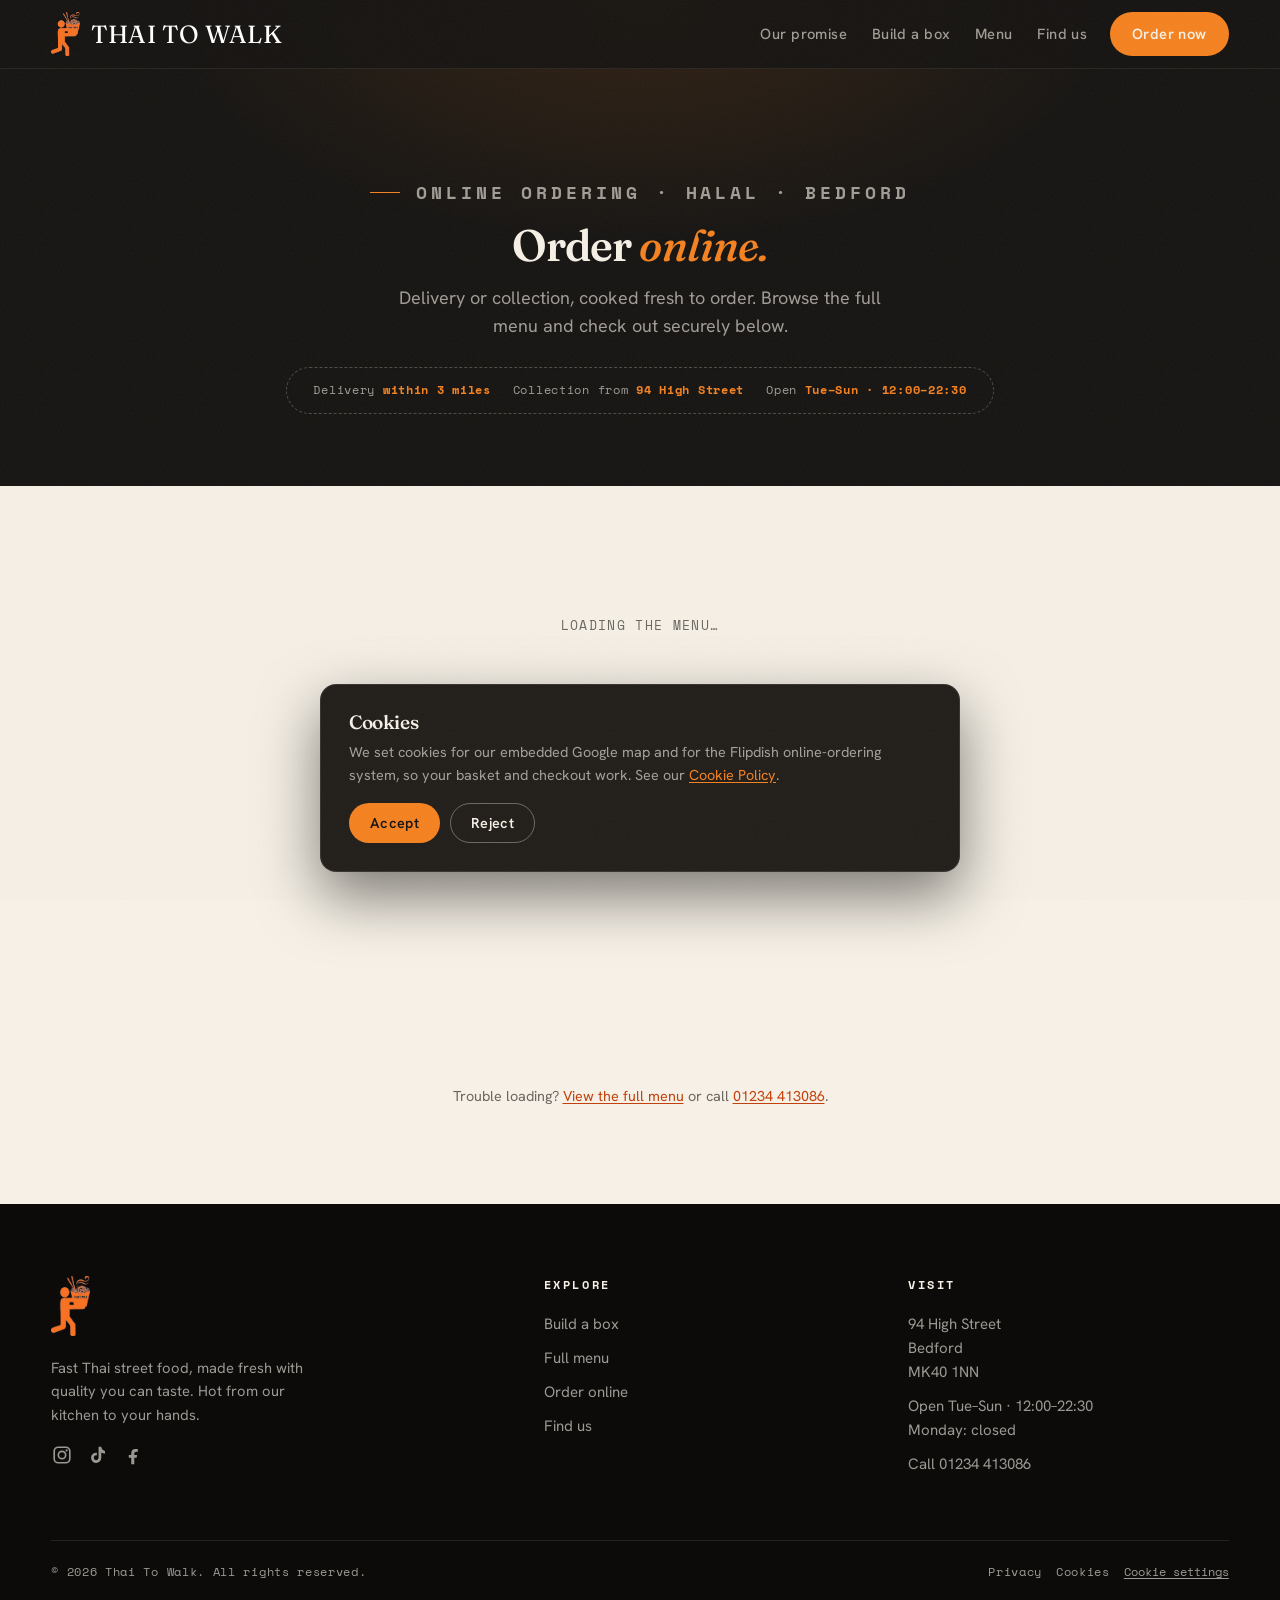
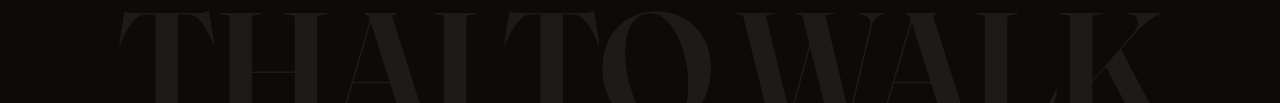
<file: order.html>
<!DOCTYPE html>
<html lang="en-GB">
<head>
  <meta charset="UTF-8" />
  <meta name="viewport" content="width=device-width, initial-scale=1.0" />

  <title>Order Online | Thai To Walk — Thai Street Food Delivery & Collection, Bedford</title>
  <meta name="description" content="Order Thai To Walk online for delivery or collection in Bedford. Snacks, soups, wok stir-fries, curries and Pad Thai — authentic, Halal, cooked fresh to order. Delivery within 3 miles." />
  <link rel="canonical" href="https://thaitowalk.com/order.html" />
  <meta name="theme-color" content="#161412" />
  <meta name="robots" content="index, follow" />

  <meta property="og:type" content="website" />
  <meta property="og:site_name" content="Thai To Walk" />
  <meta property="og:title" content="Order Online | Thai To Walk — Bedford" />
  <meta property="og:description" content="Order authentic, Halal Thai street food for delivery or collection in Bedford. Cooked fresh to order." />
  <meta property="og:url" content="https://thaitowalk.com/order.html" />
  <meta property="og:image" content="https://thaitowalk.com/images/hero-wok.jpg" />
  <meta property="og:locale" content="en_GB" />
  <meta name="twitter:card" content="summary_large_image" />

  <link rel="icon" type="image/png" href="/images/logo-icon.png" />
  <link rel="apple-touch-icon" href="/images/logo-icon.png" />

  <link rel="preconnect" href="https://fonts.googleapis.com" />
  <link rel="preconnect" href="https://fonts.gstatic.com" crossorigin />
  <link rel="preconnect" href="https://web-order.flipdish.co" crossorigin />
  <link href="https://fonts.googleapis.com/css2?family=Fraunces:ital,opsz,wght@0,9..144,400..700;1,9..144,400..700&family=Hanken+Grotesk:wght@400;500;600;700&family=Space+Mono:wght@400;700&family=Chonburi&display=swap" rel="stylesheet" />
  <link rel="stylesheet" href="/css/style.css" />
  <script>document.documentElement.classList.add('js');</script>
</head>
<body>

  <!-- ============ HEADER ============ -->
  <header class="site-header scrolled">
    <a class="brand" href="/" aria-label="Thai To Walk home">
      <img src="/images/logo.png" alt="" />
      <span class="wordmark">Thai to Walk</span>
    </a>
    <nav class="nav" aria-label="Primary">
      <a href="/#story">Our promise</a>
      <a href="/#build">Build a box</a>
      <a href="/menu.html">Menu</a>
      <a href="/#find">Find us</a>
      <a class="nav-cta" href="/order.html" aria-current="page">Order now</a>
    </nav>
    <button class="nav-toggle" aria-label="Menu" aria-expanded="false">
      <span></span><span></span><span></span>
    </button>
  </header>

  <!-- ============ ORDER HERO ============ -->
  <section class="order-hero">
    <div class="wrap">
      <p class="eyebrow">Online ordering · Halal · Bedford</p>
      <h1>Order <em>online.</em></h1>
      <p>Delivery or collection, cooked fresh to order. Browse the full menu and check out securely below.</p>
      <div class="order-facts">
        <span>Delivery <b>within 3 miles</b></span>
        <span>Collection from <b>94 High Street</b></span>
        <span>Open <b>Tue–Sun · 12:00–22:30</b></span>
      </div>
    </div>
  </section>

  <!-- ============ FLIPDISH EMBED ============ -->
  <section class="order-embed">
    <div class="wrap">
      <div id="flipdish-menu" data-restaurant="br17995">
        <div class="order-loading">Loading the menu<span class="dot">…</span></div>
      </div>
      <noscript>
        <p class="order-fallback">Online ordering needs JavaScript enabled. You can still <a href="/menu.html">view our full menu</a> or call us on <a href="tel:+441234413086">01234 413086</a>.</p>
      </noscript>
      <p class="order-fallback">Trouble loading? <a href="/menu.html">View the full menu</a> or call <a href="tel:+441234413086">01234 413086</a>.</p>
    </div>
  </section>
  <script id="flipdish-script" type="text/javascript" charset="UTF-8" src="https://web-order.flipdish.co/client/productionwlbuild/latest/static/js/main.js"></script>

  <!-- ============ FOOTER ============ -->
  <footer class="site-footer">
    <div class="wrap">
      <div class="foot-top">
        <div class="foot-brand">
          <img src="/images/logo.png" alt="Thai To Walk" />
          <p>Fast Thai street food, made fresh with quality you can taste. Hot from our kitchen to your hands.</p>
          <div class="foot-socials" aria-label="Follow Thai To Walk">
            <a href="https://www.instagram.com/thai_to_walk" target="_blank" rel="noopener" aria-label="Thai To Walk on Instagram"><svg viewBox="0 0 24 24" aria-hidden="true"><rect x="3.5" y="3.5" width="17" height="17" rx="4.5" fill="none" stroke="currentColor" stroke-width="1.8"/><circle cx="12" cy="12" r="4" fill="none" stroke="currentColor" stroke-width="1.8"/><circle cx="17" cy="7" r="1.2" fill="currentColor"/></svg></a>
            <a href="https://www.tiktok.com/@thaitowalk" target="_blank" rel="noopener" aria-label="Thai To Walk on TikTok"><svg viewBox="0 0 24 24" fill="currentColor" aria-hidden="true"><path d="M16.6 5.8a4.3 4.3 0 0 1-1-2.8h-3v12a2.6 2.6 0 1 1-2.6-2.6c.3 0 .5 0 .8.1V9.5a5.6 5.6 0 1 0 4.8 5.6V9.3a7.2 7.2 0 0 0 4 1.2V7.5a4.3 4.3 0 0 1-3-1.7Z"/></svg></a>
            <a href="https://www.facebook.com/share/1DRwGLUGJ4/" target="_blank" rel="noopener" aria-label="Thai To Walk on Facebook"><svg viewBox="0 0 24 24" fill="currentColor" aria-hidden="true"><path d="M14 8.5h2.2V5.6c-.4-.05-1.5-.16-2.7-.16-2.7 0-4.5 1.65-4.5 4.66V12H6.3v3h2.7v7h3.3v-7h2.6l.4-3h-3v-1.6c0-.86.23-1.4 1.4-1.4Z"/></svg></a>
          </div>
        </div>
        <div class="foot-col">
          <h4>Explore</h4>
          <a href="/#build">Build a box</a>
          <a href="/menu.html">Full menu</a>
          <a href="/order.html">Order online</a>
          <a href="/#find">Find us</a>
        </div>
        <div class="foot-col">
          <h4>Visit</h4>
          <p>94 High Street<br />Bedford<br />MK40 1NN</p>
          <p>Open Tue–Sun · 12:00–22:30<br />Monday: closed</p>
          <a href="tel:+441234413086">Call 01234 413086</a>
        </div>
      </div>
      <div class="foot-bottom">
        <span>&copy; <span id="year">2026</span> Thai To Walk. All rights reserved.</span>
        <span class="foot-legal">
          <a href="/privacy.html">Privacy</a>
          <a href="/cookies.html">Cookies</a>
          <button type="button" class="cookie-settings" data-cookie-settings>Cookie settings</button>
        </span>
      </div>
    </div>
    <span class="foot-word" aria-hidden="true">THAI TO WALK</span>
  </footer>

  <!-- ============ COOKIE CONSENT ============ -->
  <div class="cookie-banner" role="dialog" aria-label="Cookie notice" aria-live="polite">
    <h2>Cookies</h2>
    <p>We set cookies for our embedded Google map and for the Flipdish online-ordering system, so your basket and checkout work. See our <a href="/cookies.html">Cookie Policy</a>.</p>
    <div class="cookie-actions">
      <button type="button" class="btn btn-primary" data-consent="accept">Accept</button>
      <button type="button" class="btn btn-line" data-consent="reject">Reject</button>
    </div>
  </div>

  <script src="/js/main.js"></script>
  <script src="/js/consent.js"></script>
</body>
</html>
</file>
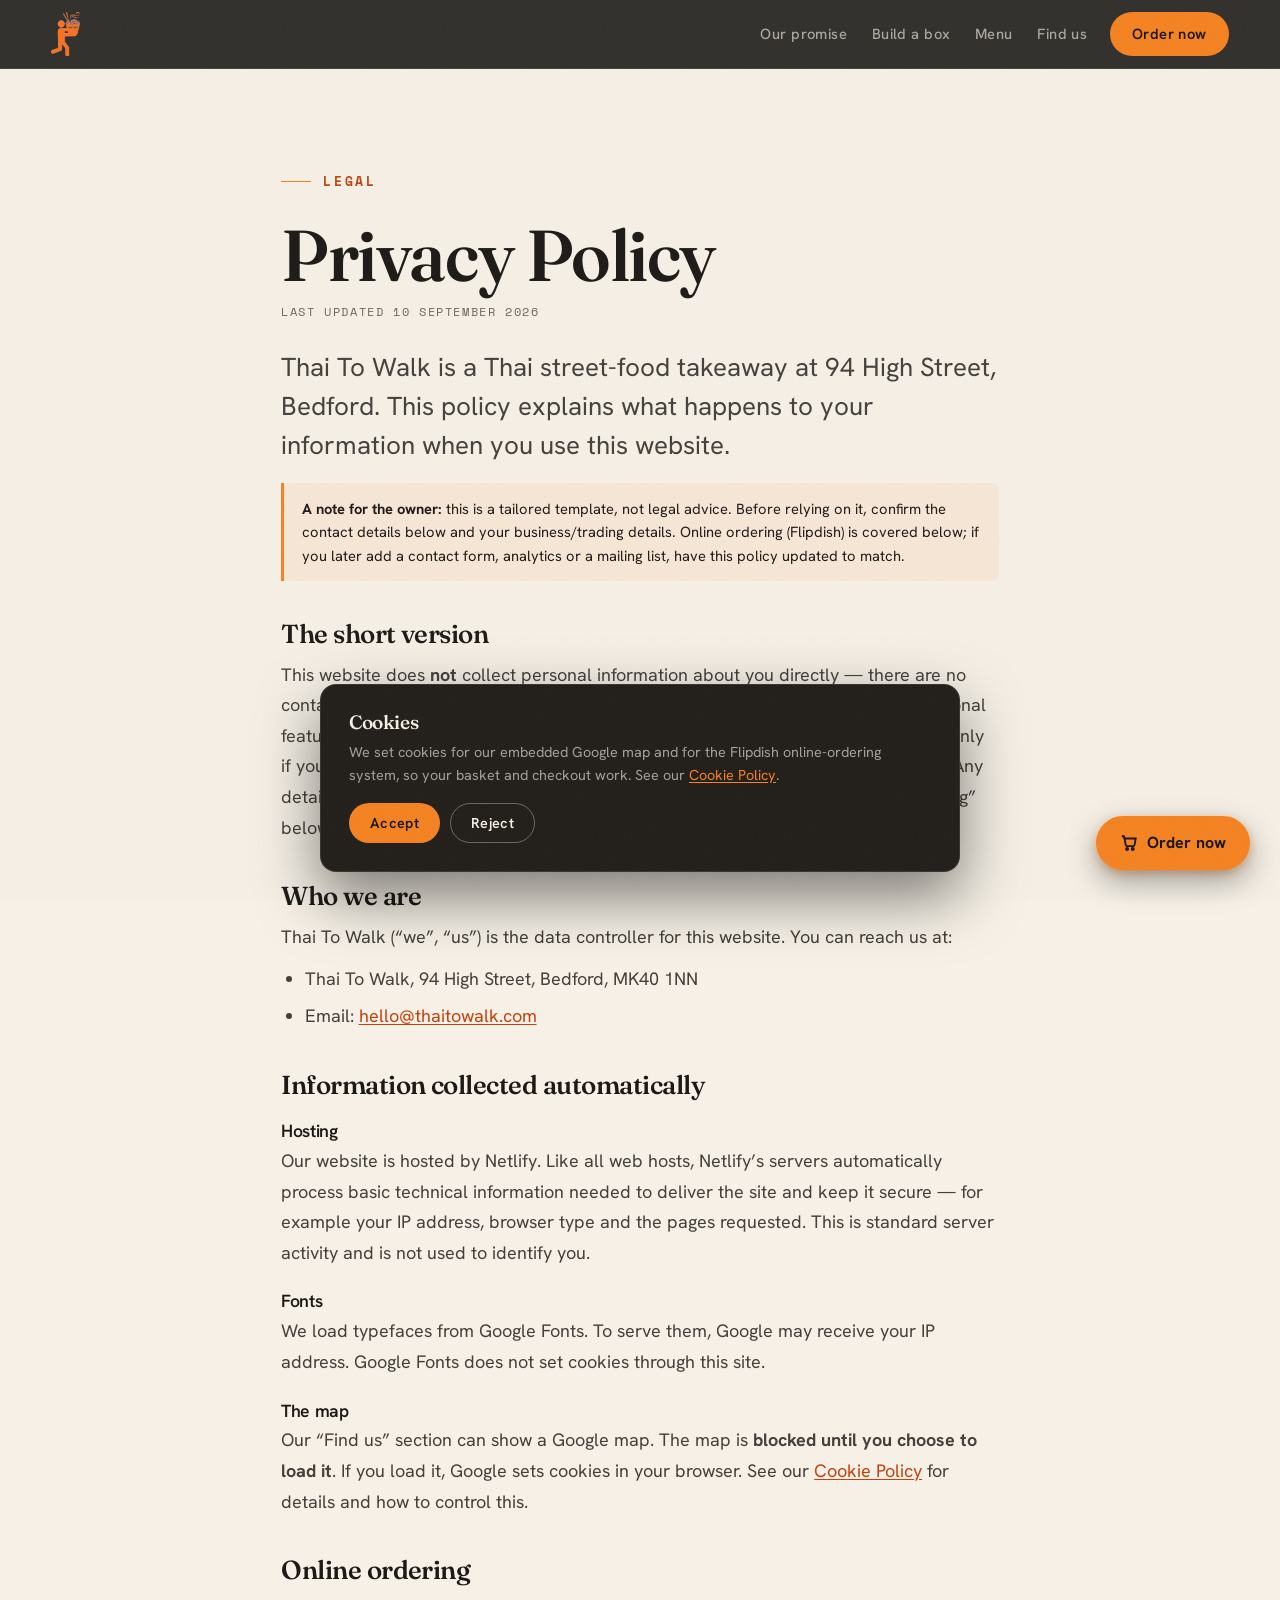
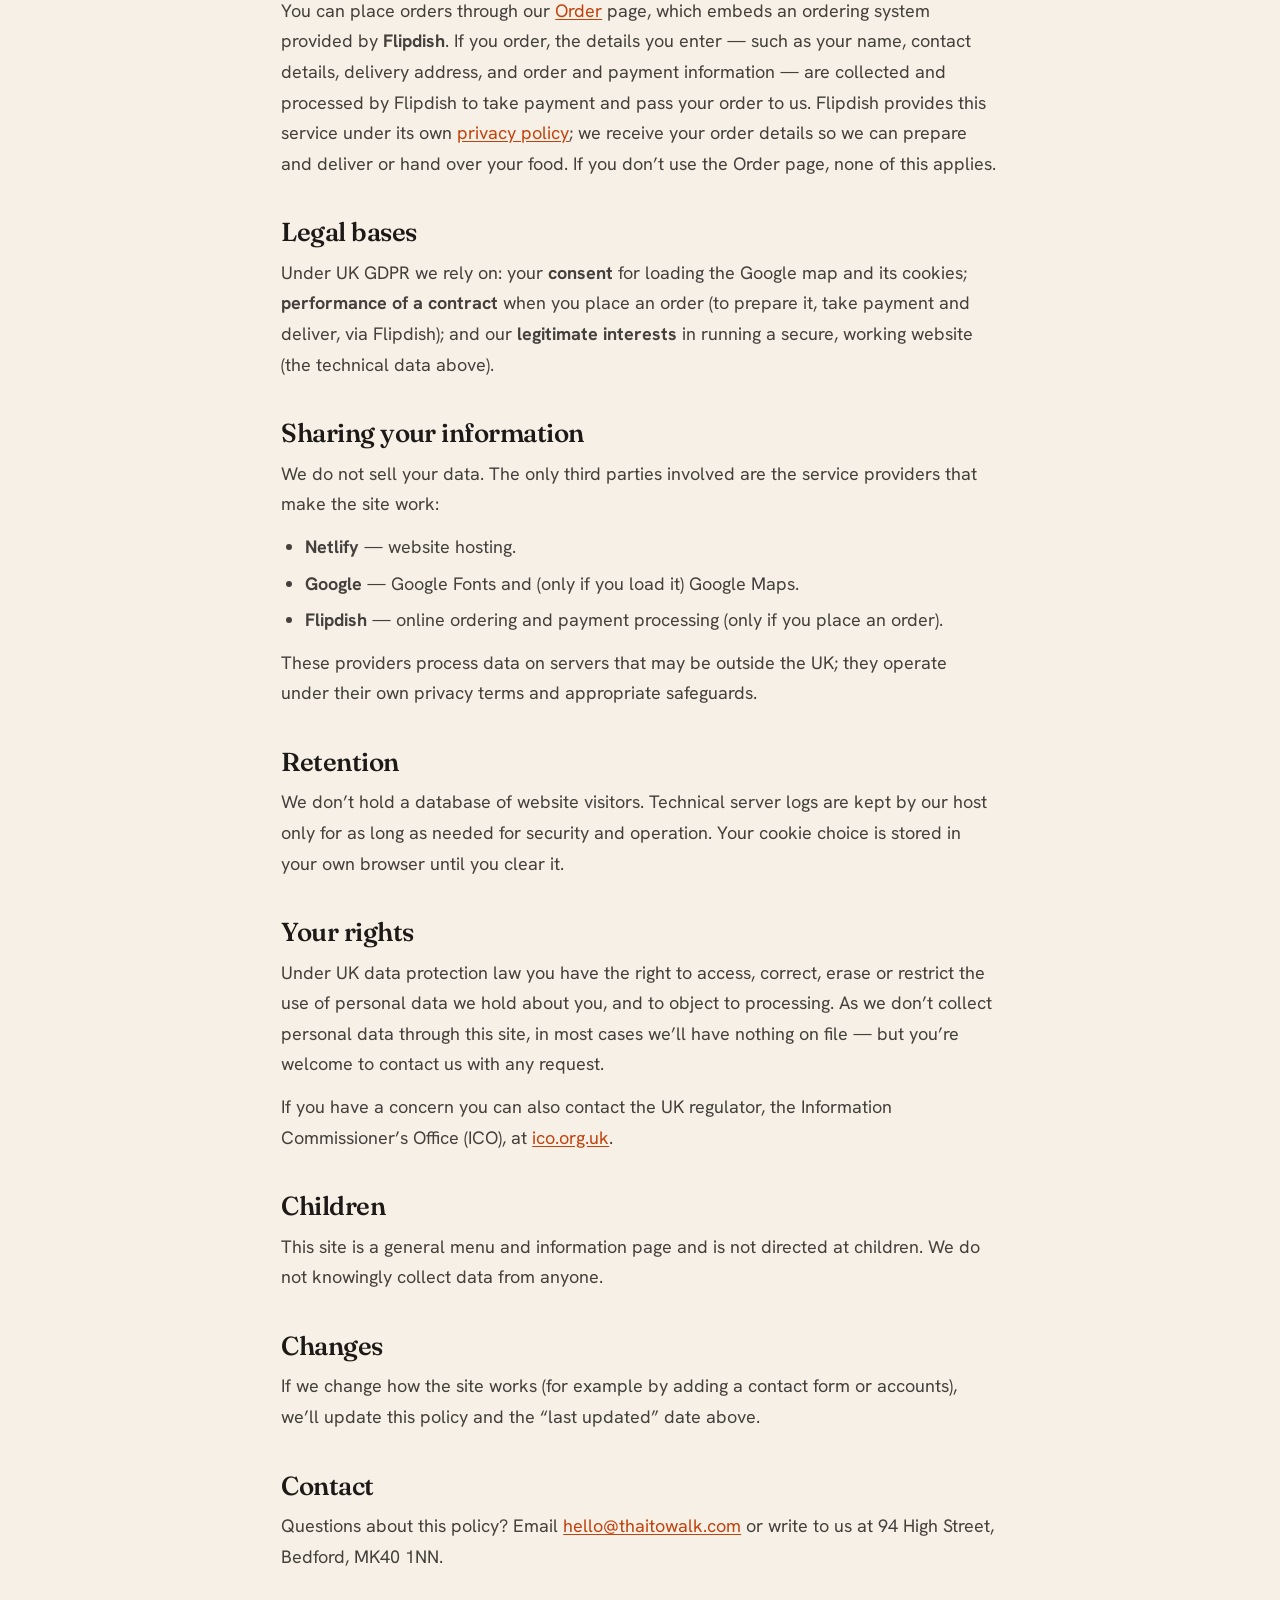
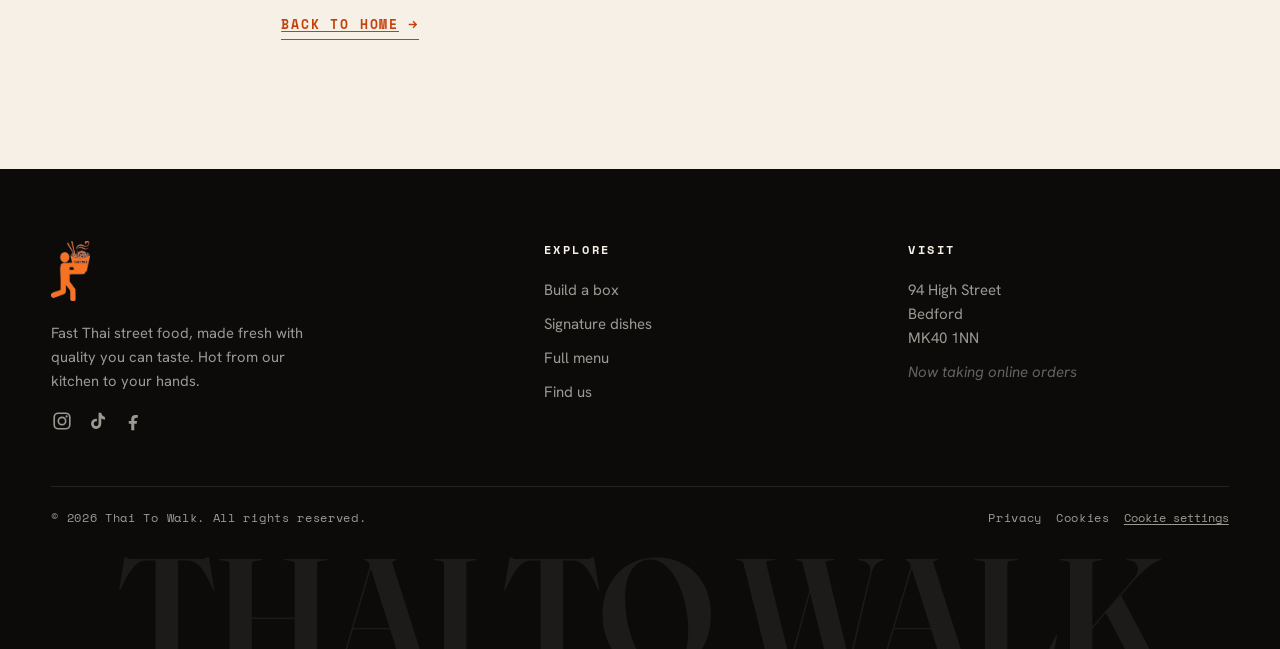
<file: privacy.html>
<!DOCTYPE html>
<html lang="en-GB">
<head>
  <meta charset="UTF-8" />
  <meta name="viewport" content="width=device-width, initial-scale=1.0" />

  <title>Privacy Policy | Thai To Walk — Bedford</title>
  <meta name="description" content="How Thai To Walk handles your data. The website doesn't collect personal information directly; online ordering is handled by Flipdish, and the only optional map cookies come from Google Maps." />
  <link rel="canonical" href="https://thaitowalk.com/privacy.html" />
  <meta name="theme-color" content="#161412" />
  <meta name="robots" content="index, follow" />

  <link rel="icon" type="image/svg+xml" href="/images/logo.svg" />
  <link rel="icon" type="image/png" sizes="32x32" href="/images/favicon-32.png" />
  <link rel="apple-touch-icon" href="/images/apple-touch-icon.png" />

  <link rel="preconnect" href="https://fonts.googleapis.com" />
  <link rel="preconnect" href="https://fonts.gstatic.com" crossorigin />
  <link href="https://fonts.googleapis.com/css2?family=Fraunces:ital,opsz,wght@0,9..144,400..700;1,9..144,400..700&family=Hanken+Grotesk:wght@400;500;600;700&family=Space+Mono:wght@400;700&family=Chonburi&display=swap" rel="stylesheet" />
  <link rel="stylesheet" href="/css/style.css" />
  <script>document.documentElement.classList.add('js');</script>
</head>
<body>

  <!-- ============ HEADER ============ -->
  <header class="site-header scrolled">
    <a class="brand" href="/" aria-label="Thai To Walk home">
      <img src="/images/logo.png" alt="Thai To Walk" />
    </a>
    <nav class="nav" aria-label="Primary">
      <a href="/#story">Our promise</a>
      <a href="/#build">Build a box</a>
      <a href="/menu.html">Menu</a>
      <a href="/#find">Find us</a>
      <a class="nav-cta" href="/order.html">Order now</a>
    </nav>
    <button class="nav-toggle" aria-label="Menu" aria-expanded="false">
      <span></span><span></span><span></span>
    </button>
  </header>

  <!-- ============ CONTENT ============ -->
  <main class="legal">
    <div class="wrap">
      <p class="eyebrow">Legal</p>
      <h1>Privacy Policy</h1>
      <p class="updated">Last updated 10 September 2026</p>

      <p class="lead">Thai To Walk is a Thai street-food takeaway at 94 High Street, Bedford. This policy explains what happens to your information when you use this website.</p>

      <div class="note">
        <strong>A note for the owner:</strong> this is a tailored template, not legal advice. Before relying on it, confirm the contact details below and your business/trading details. Online ordering (Flipdish) is covered below; if you later add a contact form, analytics or a mailing list, have this policy updated to match.
      </div>

      <h2>The short version</h2>
      <p>This website does <strong>not</strong> collect personal information about you directly — there are no contact forms, accounts or logins, and no analytics or advertising trackers. Two optional features involve third parties: the embedded Google map on our “Find us” section (only if you load it), and <strong>online ordering</strong>, which is handled by Flipdish on our Order page. Any details you enter to place an order are processed by Flipdish — see “Online ordering” below.</p>

      <h2>Who we are</h2>
      <p>Thai To Walk (“we”, “us”) is the data controller for this website. You can reach us at:</p>
      <ul>
        <li>Thai To Walk, 94 High Street, Bedford, MK40 1NN</li>
        <li>Email: <a href="mailto:hello@thaitowalk.com">hello@thaitowalk.com</a></li>
      </ul>

      <h2>Information collected automatically</h2>
      <h3>Hosting</h3>
      <p>Our website is hosted by Netlify. Like all web hosts, Netlify’s servers automatically process basic technical information needed to deliver the site and keep it secure — for example your IP address, browser type and the pages requested. This is standard server activity and is not used to identify you.</p>
      <h3>Fonts</h3>
      <p>We load typefaces from Google Fonts. To serve them, Google may receive your IP address. Google Fonts does not set cookies through this site.</p>
      <h3>The map</h3>
      <p>Our “Find us” section can show a Google map. The map is <strong>blocked until you choose to load it</strong>. If you load it, Google sets cookies in your browser. See our <a href="/cookies.html">Cookie Policy</a> for details and how to control this.</p>

      <h2>Online ordering</h2>
      <p>You can place orders through our <a href="/order.html">Order</a> page, which embeds an ordering system provided by <strong>Flipdish</strong>. If you order, the details you enter — such as your name, contact details, delivery address, and order and payment information — are collected and processed by Flipdish to take payment and pass your order to us. Flipdish provides this service under its own <a href="https://www.flipdish.com/privacy-policy" target="_blank" rel="noopener">privacy policy</a>; we receive your order details so we can prepare and deliver or hand over your food. If you don’t use the Order page, none of this applies.</p>

      <h2>Legal bases</h2>
      <p>Under UK GDPR we rely on: your <strong>consent</strong> for loading the Google map and its cookies; <strong>performance of a contract</strong> when you place an order (to prepare it, take payment and deliver, via Flipdish); and our <strong>legitimate interests</strong> in running a secure, working website (the technical data above).</p>

      <h2>Sharing your information</h2>
      <p>We do not sell your data. The only third parties involved are the service providers that make the site work:</p>
      <ul>
        <li><strong>Netlify</strong> — website hosting.</li>
        <li><strong>Google</strong> — Google Fonts and (only if you load it) Google Maps.</li>
        <li><strong>Flipdish</strong> — online ordering and payment processing (only if you place an order).</li>
      </ul>
      <p>These providers process data on servers that may be outside the UK; they operate under their own privacy terms and appropriate safeguards.</p>

      <h2>Retention</h2>
      <p>We don’t hold a database of website visitors. Technical server logs are kept by our host only for as long as needed for security and operation. Your cookie choice is stored in your own browser until you clear it.</p>

      <h2>Your rights</h2>
      <p>Under UK data protection law you have the right to access, correct, erase or restrict the use of personal data we hold about you, and to object to processing. As we don’t collect personal data through this site, in most cases we’ll have nothing on file — but you’re welcome to contact us with any request.</p>
      <p>If you have a concern you can also contact the UK regulator, the Information Commissioner’s Office (ICO), at <a href="https://ico.org.uk" target="_blank" rel="noopener">ico.org.uk</a>.</p>

      <h2>Children</h2>
      <p>This site is a general menu and information page and is not directed at children. We do not knowingly collect data from anyone.</p>

      <h2>Changes</h2>
      <p>If we change how the site works (for example by adding a contact form or accounts), we’ll update this policy and the “last updated” date above.</p>

      <h2>Contact</h2>
      <p>Questions about this policy? Email <a href="mailto:hello@thaitowalk.com">hello@thaitowalk.com</a> or write to us at 94 High Street, Bedford, MK40 1NN.</p>

      <p style="margin-top:36px"><a class="link-draw" href="/">Back to home
        <svg viewBox="0 0 24 24" fill="none" stroke="currentColor" stroke-width="2.5"><path d="M5 12h14M13 6l6 6-6 6"/></svg>
      </a></p>
    </div>
  </main>

  <!-- ============ FOOTER ============ -->
  <!-- ============ FLOATING ORDER CTA ============ -->
  <a class="order-fab" href="/order.html" aria-label="Order online now">
    <svg viewBox="0 0 24 24" fill="none" stroke="currentColor" stroke-width="2.4"><path d="M6 6h15l-1.6 8.5a2 2 0 0 1-2 1.6H9.6a2 2 0 0 1-2-1.6L6 6Z"/><path d="M6 6 5.2 3H2.5"/><circle cx="9.5" cy="20" r="1.4"/><circle cx="17" cy="20" r="1.4"/></svg>
    Order now
  </a>

  <footer class="site-footer">
    <div class="wrap">
      <div class="foot-top">
        <div class="foot-brand">
          <img src="/images/logo.png" alt="Thai To Walk" />
          <p>Fast Thai street food, made fresh with quality you can taste. Hot from our kitchen to your hands.</p>
          <div class="foot-socials" aria-label="Follow Thai To Walk">
            <a href="https://www.instagram.com/thai_to_walk" target="_blank" rel="noopener" aria-label="Thai To Walk on Instagram"><svg viewBox="0 0 24 24" aria-hidden="true"><rect x="3.5" y="3.5" width="17" height="17" rx="4.5" fill="none" stroke="currentColor" stroke-width="1.8"/><circle cx="12" cy="12" r="4" fill="none" stroke="currentColor" stroke-width="1.8"/><circle cx="17" cy="7" r="1.2" fill="currentColor"/></svg></a>
            <a href="https://www.tiktok.com/@thaitowalk" target="_blank" rel="noopener" aria-label="Thai To Walk on TikTok"><svg viewBox="0 0 24 24" fill="currentColor" aria-hidden="true"><path d="M16.6 5.8a4.3 4.3 0 0 1-1-2.8h-3v12a2.6 2.6 0 1 1-2.6-2.6c.3 0 .5 0 .8.1V9.5a5.6 5.6 0 1 0 4.8 5.6V9.3a7.2 7.2 0 0 0 4 1.2V7.5a4.3 4.3 0 0 1-3-1.7Z"/></svg></a>
            <a href="https://www.facebook.com/share/1DRwGLUGJ4/" target="_blank" rel="noopener" aria-label="Thai To Walk on Facebook"><svg viewBox="0 0 24 24" fill="currentColor" aria-hidden="true"><path d="M14 8.5h2.2V5.6c-.4-.05-1.5-.16-2.7-.16-2.7 0-4.5 1.65-4.5 4.66V12H6.3v3h2.7v7h3.3v-7h2.6l.4-3h-3v-1.6c0-.86.23-1.4 1.4-1.4Z"/></svg></a>
          </div>
        </div>
        <div class="foot-col">
          <h4>Explore</h4>
          <a href="/#build">Build a box</a>
          <a href="/#dishes">Signature dishes</a>
          <a href="/menu.html">Full menu</a>
          <a href="/#find">Find us</a>
        </div>
        <div class="foot-col">
          <h4>Visit</h4>
          <p>94 High Street<br />Bedford<br />MK40 1NN</p>
          <p class="foot-soon">Now taking online orders</p>
        </div>
      </div>
      <div class="foot-bottom">
        <span>&copy; <span id="year">2026</span> Thai To Walk. All rights reserved.</span>
        <span class="foot-legal">
          <a href="/privacy.html">Privacy</a>
          <a href="/cookies.html">Cookies</a>
          <button type="button" class="cookie-settings" data-cookie-settings>Cookie settings</button>
        </span>
      </div>
    </div>
    <span class="foot-word" aria-hidden="true">THAI TO WALK</span>
  </footer>

  <!-- ============ COOKIE CONSENT ============ -->
  <div class="cookie-banner" role="dialog" aria-label="Cookie notice" aria-live="polite">
    <h2>Cookies</h2>
    <p>We set cookies for our embedded Google map and for the Flipdish online-ordering system, so your basket and checkout work. See our <a href="/cookies.html">Cookie Policy</a>.</p>
    <div class="cookie-actions">
      <button type="button" class="btn btn-primary" data-consent="accept">Accept</button>
      <button type="button" class="btn btn-line" data-consent="reject">Reject</button>
    </div>
  </div>

  <script src="/js/main.js"></script>
  <script src="/js/consent.js"></script>
</body>
</html>
</file>
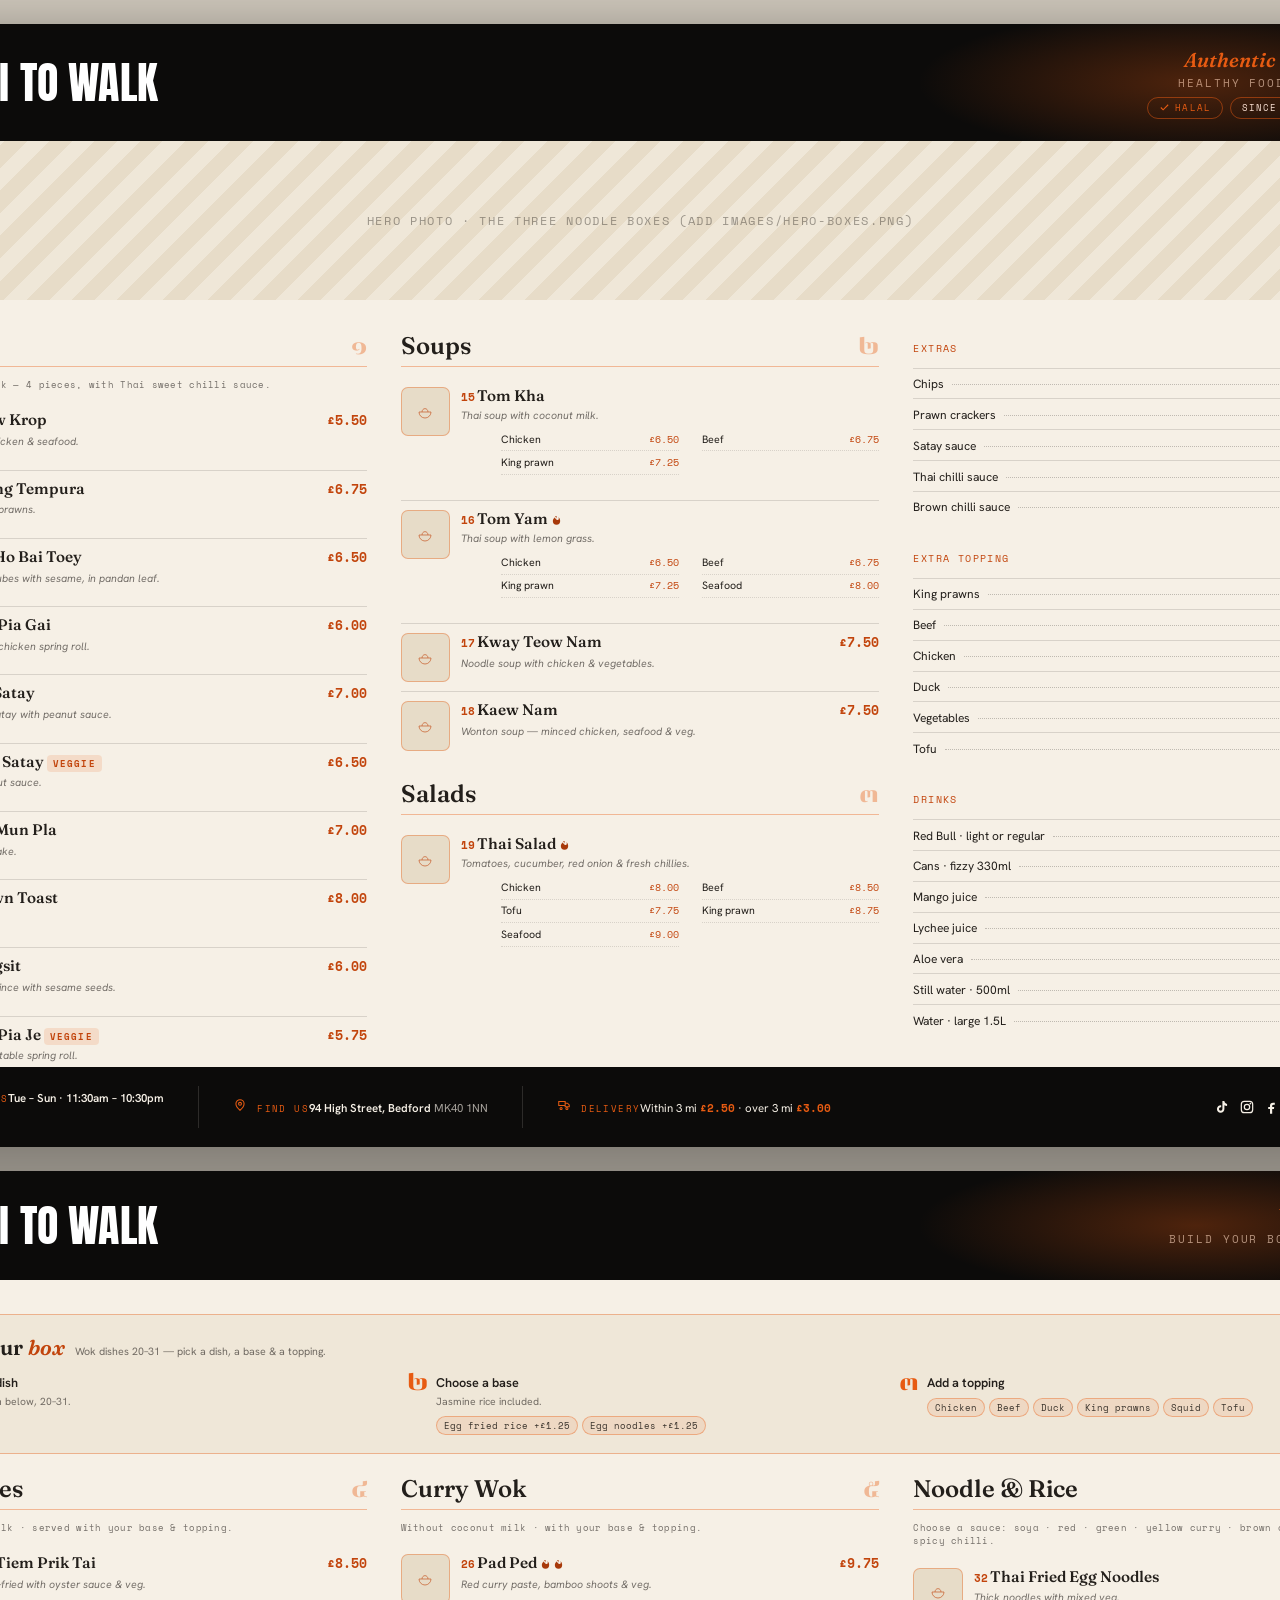
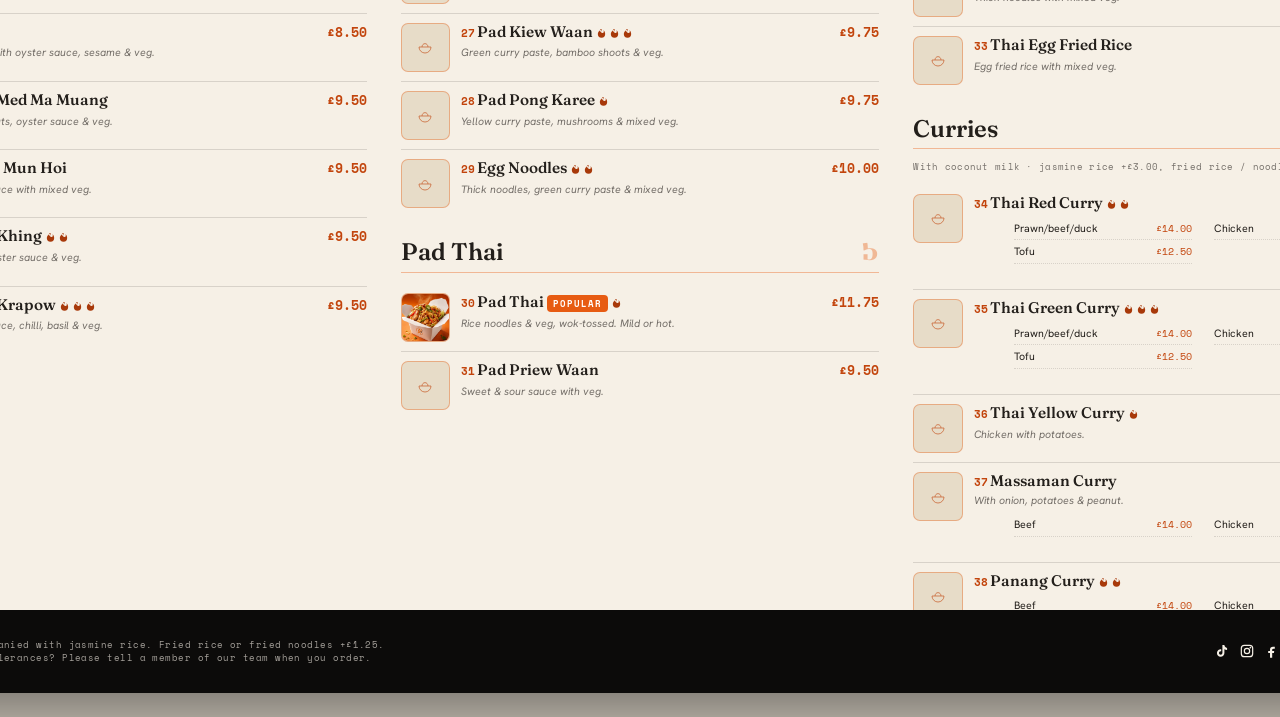
<file: print/menu-b.html>
<!DOCTYPE html>
<html lang="en-GB">
<head>
<meta charset="UTF-8" />
<title>Thai To Walk — Print Menu (Variant B · cream · photo per dish)</title>
<link rel="preconnect" href="https://fonts.googleapis.com" />
<link rel="preconnect" href="https://fonts.gstatic.com" crossorigin />
<link href="https://fonts.googleapis.com/css2?family=Anton&family=Fraunces:ital,opsz,wght@0,9..144,400..700;1,9..144,400..600&family=Hanken+Grotesk:wght@400;500;600;700&family=Space+Mono:wght@400;700&family=Chonburi&display=swap" rel="stylesheet" />
<link rel="stylesheet" href="menu-print.css" />
<style>
  /* ---------- Variant B · cream — photo per dish ---------- */
  .cols3 { display: grid; grid-template-columns: 1fr 1fr 1fr; gap: 9mm; height: 100%; }
  .col { display: flex; flex-direction: column; min-height: 0; }

  .sec-head { margin-bottom: 3mm; padding-bottom: 2mm; border-bottom: 1.5px solid var(--hair-orange); }
  .sec-head h2 { font-size: 18pt; }
  .sec-head .num { font-size: 18pt; }
  .sec-note { font-family: var(--mono); font-size: 7pt; letter-spacing: .03em; color: var(--ink-muted); margin: 0 0 3mm; line-height: 1.4; }
  .blk { margin-bottom: 6mm; }
  .blk:last-child { margin-bottom: 0; }

  .card { display: grid; grid-template-columns: 13mm 1fr; gap: 3mm; padding: 2.4mm 0; border-top: 1px solid var(--hair); }
  .cards .card:first-child { border-top: 0; }
  .thumb { width: 13mm; height: 13mm; border-radius: 7px; overflow: hidden; background: var(--cream-3);
           border: 1px solid var(--hair-orange); display: flex; align-items: center; justify-content: center; flex: none; }
  .thumb img { width: 100%; height: 100%; object-fit: cover; }
  .thumb.ph svg { width: 18px; height: 18px; stroke: var(--orange-deep); fill: none; opacity: .8; }
  .cbody { min-width: 0; }
  .crow { display: flex; align-items: baseline; gap: 6px; }
  .crow h3 { font-family: var(--display); font-weight: 560; font-size: 11.5pt; margin: 0; line-height: 1.12; flex: 1; color: var(--ink); }
  .crow .dn { font-family: var(--mono); font-weight: 700; font-size: 8pt; color: var(--orange-deep); margin-right: 2px; }
  .crow .price { font-size: 9.5pt; }
  .card p { margin: 1mm 0 0; font-size: 8pt; line-height: 1.34; color: var(--ink-muted); font-style: italic; }
  .opts { display: grid; grid-template-columns: 1fr 1fr; gap: 0 6mm; margin-top: 1.5mm; }
  .opts li { list-style: none; display: flex; justify-content: space-between; gap: 6px; font-size: 8pt; padding: 1mm 0; border-bottom: 1px dotted var(--hair); }
  .opts li span { font-family: var(--mono); font-size: 7.5pt; color: var(--orange-deep); }

  .plist { margin: 0; padding: 0; }
  .plist .ph2 { font-family: var(--mono); font-size: 7.5pt; letter-spacing: .14em; text-transform: uppercase; color: var(--orange-deep); margin: 0 0 1.5mm; }
  .plist li { list-style: none; display: flex; align-items: baseline; gap: 8px; font-size: 9pt; padding: 1.7mm 0; border-top: 1px solid var(--hair); }
  .plist li:first-of-type { border-top: 0; }
  .plist li .lead { flex: 1; border-bottom: 1px dotted var(--hair-strong); transform: translateY(-3px); }
  .plist li span.p { font-family: var(--mono); font-size: 8.5pt; color: var(--orange-deep); white-space: nowrap; }

  /* Build-your-box band (back) */
  .build { background: var(--cream-2); border: 1px solid var(--hair-orange); border-radius: 12px; padding: 5mm 7mm; margin-bottom: 6mm; }
  .build-head { display: flex; align-items: baseline; gap: 10px; margin-bottom: 3mm; }
  .build-head h2 { font-family: var(--display); font-weight: 600; font-size: 16pt; margin: 0; color: var(--ink); }
  .build-head h2 em { color: var(--orange-deep); font-style: italic; }
  .build-head p { margin: 0; font-size: 8pt; color: var(--ink-muted); }
  .steps { display: grid; grid-template-columns: repeat(3, 1fr); gap: 7mm; }
  .step { display: grid; grid-template-columns: auto 1fr; gap: 8px; }
  .step .n { font-family: var(--thai); font-size: 18pt; line-height: .9; color: var(--orange); }
  .step b { font-weight: 600; font-size: 9.5pt; color: var(--ink); }
  .step .d { display: block; font-size: 7.8pt; color: var(--ink-muted); margin-top: .8mm; line-height: 1.4; }
  .step .chips { display: flex; flex-wrap: wrap; gap: 4px; margin-top: 1.5mm; }
  .step .chips span { font-family: var(--mono); font-size: 6.8pt; padding: 2px 7px; border-radius: 999px; background: rgba(231,91,18,.10); border: 1px solid var(--hair-orange); color: var(--ink-soft); }
</style>
</head>
<body>

<!-- ============================ PAGE 1 · FRONT ============================ -->
<section class="page">

  <div class="masthead">
    <div class="lockup"><img src="../images/logo.png" alt="" /><span class="wm">Thai To Walk</span></div>
    <div class="mast-right">
      <p class="tl">Authentic Thai cuisine</p>
      <p class="sub">Healthy food, happy mood</p>
      <div class="mast-badges">
        <span class="mbadge halal"><svg viewBox="0 0 24 24"><path d="M20 6 9 17l-5-5"/></svg> Halal</span>
        <span class="mbadge">Since 2018</span>
        <span class="mast-hygiene"><span class="lbl">HYGIENE<br />RATING</span><span class="score">5</span></span>
      </div>
    </div>
  </div>

  <!-- Swap .ph for <img src="../images/hero-boxes.png" alt="Our noodle boxes"> once the file is added -->
  <div class="hero-band"><div class="ph">Hero photo · the three noodle boxes (add images/hero-boxes.png)</div></div>

  <div class="page-body">
    <div class="cols3">

      <!-- COL 1 — SNACKS -->
      <div class="col">
        <div class="sec-head"><h2 class="fr">Snacks</h2><span class="num thai">๑</span></div>
        <p class="sec-note">Each homemade snack — 4 pieces, with Thai sweet chilli sauce.</p>
        <div class="cards">
          <article class="card"><div class="thumb ph"><svg viewBox="0 0 24 24"><path d="M4 12h16a8 8 0 0 1-16 0Z"/><path d="M8 12c0-2.5 1.8-4.5 4-4.5s4 2 4 4.5"/></svg></div><div class="cbody"><div class="crow"><h3><span class="dn">01</span>Kaew Krop</h3><span class="price">£5.50</span></div><p>Minced chicken &amp; seafood.</p></div></article>
          <article class="card"><div class="thumb ph"><svg viewBox="0 0 24 24"><path d="M4 12h16a8 8 0 0 1-16 0Z"/><path d="M8 12c0-2.5 1.8-4.5 4-4.5s4 2 4 4.5"/></svg></div><div class="cbody"><div class="crow"><h3><span class="dn">02</span>Goong Tempura</h3><span class="price">£6.75</span></div><p>Fried king prawns.</p></div></article>
          <article class="card"><div class="thumb ph"><svg viewBox="0 0 24 24"><path d="M4 12h16a8 8 0 0 1-16 0Z"/><path d="M8 12c0-2.5 1.8-4.5 4-4.5s4 2 4 4.5"/></svg></div><div class="cbody"><div class="crow"><h3><span class="dn">03</span>Gai Ho Bai Toey</h3><span class="price">£6.50</span></div><p>Chicken cubes with sesame, in pandan leaf.</p></div></article>
          <article class="card"><div class="thumb ph"><svg viewBox="0 0 24 24"><path d="M4 12h16a8 8 0 0 1-16 0Z"/><path d="M8 12c0-2.5 1.8-4.5 4-4.5s4 2 4 4.5"/></svg></div><div class="cbody"><div class="crow"><h3><span class="dn">04</span>Pho Pia Gai</h3><span class="price">£6.00</span></div><p>Fried Thai chicken spring roll.</p></div></article>
          <article class="card"><div class="thumb ph"><svg viewBox="0 0 24 24"><path d="M4 12h16a8 8 0 0 1-16 0Z"/><path d="M8 12c0-2.5 1.8-4.5 4-4.5s4 2 4 4.5"/></svg></div><div class="cbody"><div class="crow"><h3><span class="dn">05</span>Gai Satay</h3><span class="price">£7.00</span></div><p>Chicken satay with peanut sauce.</p></div></article>
          <article class="card"><div class="thumb ph"><svg viewBox="0 0 24 24"><path d="M4 12h16a8 8 0 0 1-16 0Z"/><path d="M8 12c0-2.5 1.8-4.5 4-4.5s4 2 4 4.5"/></svg></div><div class="cbody"><div class="crow"><h3><span class="dn">06</span>Tofu Satay <span class="tag">Veggie</span></h3><span class="price">£6.50</span></div><p>With peanut sauce.</p></div></article>
          <article class="card"><div class="thumb ph"><svg viewBox="0 0 24 24"><path d="M4 12h16a8 8 0 0 1-16 0Z"/><path d="M8 12c0-2.5 1.8-4.5 4-4.5s4 2 4 4.5"/></svg></div><div class="cbody"><div class="crow"><h3><span class="dn">07</span>Tod Mun Pla</h3><span class="price">£7.00</span></div><p>Thai fish cake.</p></div></article>
          <article class="card"><div class="thumb ph"><svg viewBox="0 0 24 24"><path d="M4 12h16a8 8 0 0 1-16 0Z"/><path d="M8 12c0-2.5 1.8-4.5 4-4.5s4 2 4 4.5"/></svg></div><div class="cbody"><div class="crow"><h3><span class="dn">08</span>Prawn Toast</h3><span class="price">£8.00</span></div></div></article>
          <article class="card"><div class="thumb ph"><svg viewBox="0 0 24 24"><path d="M4 12h16a8 8 0 0 1-16 0Z"/><path d="M8 12c0-2.5 1.8-4.5 4-4.5s4 2 4 4.5"/></svg></div><div class="cbody"><div class="crow"><h3><span class="dn">09</span>Pangsit</h3><span class="price">£6.00</span></div><p>Chicken mince with sesame seeds.</p></div></article>
          <article class="card"><div class="thumb ph"><svg viewBox="0 0 24 24"><path d="M4 12h16a8 8 0 0 1-16 0Z"/><path d="M8 12c0-2.5 1.8-4.5 4-4.5s4 2 4 4.5"/></svg></div><div class="cbody"><div class="crow"><h3><span class="dn">10</span>Pho Pia Je <span class="tag">Veggie</span></h3><span class="price">£5.75</span></div><p>Fried vegetable spring roll.</p></div></article>
          <article class="card"><div class="thumb ph"><svg viewBox="0 0 24 24"><path d="M4 12h16a8 8 0 0 1-16 0Z"/><path d="M8 12c0-2.5 1.8-4.5 4-4.5s4 2 4 4.5"/></svg></div><div class="cbody"><div class="crow"><h3><span class="dn">11</span>Mini Veg Spring Rolls <span class="tag">Veggie</span></h3><span class="price">£5.25</span></div><p>10 mini vegetable spring rolls.</p></div></article>
          <article class="card"><div class="thumb ph"><svg viewBox="0 0 24 24"><path d="M4 12h16a8 8 0 0 1-16 0Z"/><path d="M8 12c0-2.5 1.8-4.5 4-4.5s4 2 4 4.5"/></svg></div><div class="cbody"><div class="crow"><h3><span class="dn">12</span>Goong Hom Pha</h3><span class="price">£6.75</span></div><p>Fried king prawns spring roll.</p></div></article>
          <article class="card"><div class="thumb ph"><svg viewBox="0 0 24 24"><path d="M4 12h16a8 8 0 0 1-16 0Z"/><path d="M8 12c0-2.5 1.8-4.5 4-4.5s4 2 4 4.5"/></svg></div><div class="cbody"><div class="crow"><h3><span class="dn">13</span>Kha Duk Thod</h3><span class="price">£10.00</span></div><p>Spare ribs.</p></div></article>
          <article class="card"><div class="thumb ph"><svg viewBox="0 0 24 24"><path d="M4 12h16a8 8 0 0 1-16 0Z"/><path d="M8 12c0-2.5 1.8-4.5 4-4.5s4 2 4 4.5"/></svg></div><div class="cbody"><div class="crow"><h3><span class="dn">14</span>Mixed Platter</h3><span class="price">£15.00</span></div><p>Two pieces of each — with sweet chilli &amp; satay sauce.</p></div></article>
        </div>
      </div>

      <!-- COL 2 — SOUPS + SALAD -->
      <div class="col">
        <div class="blk">
          <div class="sec-head"><h2 class="fr">Soups</h2><span class="num thai">๒</span></div>
          <div class="cards">
            <article class="card"><div class="thumb ph"><svg viewBox="0 0 24 24"><path d="M4 12h16a8 8 0 0 1-16 0Z"/><path d="M8 12c0-2.5 1.8-4.5 4-4.5s4 2 4 4.5"/></svg></div><div class="cbody"><div class="crow"><h3><span class="dn">15</span>Tom Kha</h3></div><p>Thai soup with coconut milk.</p><ul class="opts"><li>Chicken <span>£6.50</span></li><li>Beef <span>£6.75</span></li><li>King prawn <span>£7.25</span></li></ul></div></article>
            <article class="card"><div class="thumb ph"><svg viewBox="0 0 24 24"><path d="M4 12h16a8 8 0 0 1-16 0Z"/><path d="M8 12c0-2.5 1.8-4.5 4-4.5s4 2 4 4.5"/></svg></div><div class="cbody"><div class="crow"><h3><span class="dn">16</span>Tom Yam <span class="heat"><svg viewBox="0 0 24 24"><path d="M12 2c1 3-1 4-1 6a3 3 0 0 0 6 0c0-1 0-2-1-3 2 1 4 4 4 8a8 8 0 0 1-16 0c0-4 3-6 4-8 0 2 1 3 2 3 2 0 1-3-1-6Z"/></svg></span></h3></div><p>Thai soup with lemon grass.</p><ul class="opts"><li>Chicken <span>£6.50</span></li><li>Beef <span>£6.75</span></li><li>King prawn <span>£7.25</span></li><li>Seafood <span>£8.00</span></li></ul></div></article>
            <article class="card"><div class="thumb ph"><svg viewBox="0 0 24 24"><path d="M4 12h16a8 8 0 0 1-16 0Z"/><path d="M8 12c0-2.5 1.8-4.5 4-4.5s4 2 4 4.5"/></svg></div><div class="cbody"><div class="crow"><h3><span class="dn">17</span>Kway Teow Nam</h3><span class="price">£7.50</span></div><p>Noodle soup with chicken &amp; vegetables.</p></div></article>
            <article class="card"><div class="thumb ph"><svg viewBox="0 0 24 24"><path d="M4 12h16a8 8 0 0 1-16 0Z"/><path d="M8 12c0-2.5 1.8-4.5 4-4.5s4 2 4 4.5"/></svg></div><div class="cbody"><div class="crow"><h3><span class="dn">18</span>Kaew Nam</h3><span class="price">£7.50</span></div><p>Wonton soup — minced chicken, seafood &amp; veg.</p></div></article>
          </div>
        </div>

        <div class="blk">
          <div class="sec-head"><h2 class="fr">Salads</h2><span class="num thai">๓</span></div>
          <div class="cards">
            <article class="card"><div class="thumb ph"><svg viewBox="0 0 24 24"><path d="M4 12h16a8 8 0 0 1-16 0Z"/><path d="M8 12c0-2.5 1.8-4.5 4-4.5s4 2 4 4.5"/></svg></div><div class="cbody"><div class="crow"><h3><span class="dn">19</span>Thai Salad <span class="heat"><svg viewBox="0 0 24 24"><path d="M12 2c1 3-1 4-1 6a3 3 0 0 0 6 0c0-1 0-2-1-3 2 1 4 4 4 8a8 8 0 0 1-16 0c0-4 3-6 4-8 0 2 1 3 2 3 2 0 1-3-1-6Z"/></svg></span></h3></div><p>Tomatoes, cucumber, red onion &amp; fresh chillies.</p><ul class="opts"><li>Chicken <span>£8.00</span></li><li>Beef <span>£8.50</span></li><li>Tofu <span>£7.75</span></li><li>King prawn <span>£8.75</span></li><li>Seafood <span>£9.00</span></li></ul></div></article>
          </div>
        </div>
      </div>

      <!-- COL 3 — EXTRAS / TOPPINGS / DRINKS / DESSERTS -->
      <div class="col">
        <div class="blk"><ul class="plist">
          <li class="ph2">Extras</li>
          <li>Chips <span class="lead"></span><span class="p">£3.00</span></li>
          <li>Prawn crackers <span class="lead"></span><span class="p">£4.00</span></li>
          <li>Satay sauce <span class="lead"></span><span class="p">£1.50</span></li>
          <li>Thai chilli sauce <span class="lead"></span><span class="p">£3.00</span></li>
          <li>Brown chilli sauce <span class="lead"></span><span class="p">£4.00</span></li>
        </ul></div>
        <div class="blk"><ul class="plist">
          <li class="ph2">Extra topping</li>
          <li>King prawns <span class="lead"></span><span class="p">£3.00</span></li>
          <li>Beef <span class="lead"></span><span class="p">£3.00</span></li>
          <li>Chicken <span class="lead"></span><span class="p">£3.00</span></li>
          <li>Duck <span class="lead"></span><span class="p">£3.00</span></li>
          <li>Vegetables <span class="lead"></span><span class="p">£2.50</span></li>
          <li>Tofu <span class="lead"></span><span class="p">£2.00</span></li>
        </ul></div>
        <div class="blk"><ul class="plist">
          <li class="ph2">Drinks</li>
          <li>Red Bull · light or regular <span class="lead"></span><span class="p">£2.50</span></li>
          <li>Cans · fizzy 330ml <span class="lead"></span><span class="p">£1.75</span></li>
          <li>Mango juice <span class="lead"></span><span class="p">£2.75</span></li>
          <li>Lychee juice <span class="lead"></span><span class="p">£2.75</span></li>
          <li>Aloe vera <span class="lead"></span><span class="p">£2.75</span></li>
          <li>Still water · 500ml <span class="lead"></span><span class="p">£2.25</span></li>
          <li>Water · large 1.5L <span class="lead"></span><span class="p">£3.75</span></li>
        </ul></div>
        <div class="blk"><ul class="plist">
          <li class="ph2">Desserts</li>
          <li>Ben &amp; Jerry’s · 500ml <span class="lead"></span><span class="p">£7.00</span></li>
          <li>Chocolate Toothpaste <span class="lead"></span><span class="p">£3.00</span></li>
        </ul></div>
      </div>

    </div>
  </div>

  <div class="footer">
    <div class="foot-cell"><svg viewBox="0 0 24 24"><circle cx="12" cy="12" r="9"/><path d="M12 7v5l3 2"/></svg><div><span class="k">Opening times</span><span class="v"><b>Tue – Sun · 11:30am – 10:30pm</b><br /><span class="muted">Monday: closed</span></span></div></div>
    <div class="foot-sep"></div>
    <div class="foot-cell"><svg viewBox="0 0 24 24"><path d="M12 21s-7-5.7-7-11a7 7 0 0 1 14 0c0 5.3-7 11-7 11Z"/><circle cx="12" cy="10" r="2.5"/></svg><div><span class="k">Find us</span><span class="v"><b>94 High Street, Bedford</b> <span class="muted">MK40 1NN</span></span></div></div>
    <div class="foot-sep"></div>
    <div class="foot-cell foot-delivery"><svg viewBox="0 0 24 24"><path d="M3 13h11V6H3zM14 9h4l3 3v3h-7z"/><circle cx="7" cy="18" r="1.8"/><circle cx="17" cy="18" r="1.8"/></svg><div><span class="k">Delivery</span><span class="v">Within 3 mi <b>£2.50</b> · over 3 mi <b>£3.00</b></span></div></div>
    <div class="foot-spacer"></div>
    <div class="foot-socials">
      <svg viewBox="0 0 24 24"><path d="M16.6 5.8a4.3 4.3 0 0 1-1-2.8h-3v12a2.6 2.6 0 1 1-2.6-2.6c.3 0 .5 0 .8.1V9.5a5.6 5.6 0 1 0 4.8 5.6V9.3a7.2 7.2 0 0 0 4 1.2V7.5a4.3 4.3 0 0 1-3-1.7Z"/></svg>
      <svg viewBox="0 0 24 24"><rect x="3.5" y="3.5" width="17" height="17" rx="4.5" fill="none" stroke="#F6F0E6" stroke-width="1.8"/><circle cx="12" cy="12" r="4" fill="none" stroke="#F6F0E6" stroke-width="1.8"/><circle cx="17" cy="7" r="1.2"/></svg>
      <svg viewBox="0 0 24 24"><path d="M14 8.5h2.2V5.6c-.4-.05-1.5-.16-2.7-.16-2.7 0-4.5 1.65-4.5 4.66V12H6.3v3h2.7v7h3.3v-7h2.6l.4-3h-3v-1.6c0-.86.23-1.4 1.4-1.4Z"/></svg>
      <span class="foot-web">thaitowalk.com</span>
    </div>
  </div>

</section>

<!-- ============================ PAGE 2 · BACK ============================ -->
<section class="page">

  <div class="masthead">
    <div class="lockup"><img src="../images/logo.png" alt="" /><span class="wm">Thai To Walk</span></div>
    <div class="mast-right">
      <p class="tl">Wok &amp; curry</p>
      <p class="sub">Build your box in 3 steps</p>
    </div>
  </div>

  <div class="page-body">

    <div class="build">
      <div class="build-head"><h2 class="fr">Build your <em>box</em></h2><p>Wok dishes 20–31 — pick a dish, a base &amp; a topping.</p></div>
      <div class="steps">
        <div class="step"><span class="n thai">๑</span><div><b>Choose a dish</b><span class="d">Any wok dish below, 20–31.</span></div></div>
        <div class="step"><span class="n thai">๒</span><div><b>Choose a base</b><span class="d">Jasmine rice included.</span><div class="chips"><span>Egg fried rice +£1.25</span><span>Egg noodles +£1.25</span></div></div></div>
        <div class="step"><span class="n thai">๓</span><div><b>Add a topping</b><div class="chips"><span>Chicken</span><span>Beef</span><span>Duck</span><span>King prawns</span><span>Squid</span><span>Tofu</span></div></div></div>
      </div>
    </div>

    <div class="cols3">

      <!-- COL 1 — WOK DISHES -->
      <div class="col">
        <div class="sec-head"><h2 class="fr">Wok Dishes</h2><span class="num thai">๔</span></div>
        <p class="sec-note">Without coconut milk · served with your base &amp; topping.</p>
        <div class="cards">
          <article class="card"><div class="thumb ph"><svg viewBox="0 0 24 24"><path d="M4 12h16a8 8 0 0 1-16 0Z"/><path d="M8 12c0-2.5 1.8-4.5 4-4.5s4 2 4 4.5"/></svg></div><div class="cbody"><div class="crow"><h3><span class="dn">20</span>Gra Tiem Prik Tai</h3><span class="price">£8.50</span></div><p>Garlic, stir-fried with oyster sauce &amp; veg.</p></div></article>
          <article class="card"><div class="thumb ph"><svg viewBox="0 0 24 24"><path d="M4 12h16a8 8 0 0 1-16 0Z"/><path d="M8 12c0-2.5 1.8-4.5 4-4.5s4 2 4 4.5"/></svg></div><div class="cbody"><div class="crow"><h3><span class="dn">21</span>Aroy</h3><span class="price">£8.50</span></div><p>Stir-fried with oyster sauce, sesame &amp; veg.</p></div></article>
          <article class="card"><div class="thumb ph"><svg viewBox="0 0 24 24"><path d="M4 12h16a8 8 0 0 1-16 0Z"/><path d="M8 12c0-2.5 1.8-4.5 4-4.5s4 2 4 4.5"/></svg></div><div class="cbody"><div class="crow"><h3><span class="dn">22</span>Pad Med Ma Muang</h3><span class="price">£9.50</span></div><p>Cashew nuts, oyster sauce &amp; veg.</p></div></article>
          <article class="card"><div class="thumb ph"><svg viewBox="0 0 24 24"><path d="M4 12h16a8 8 0 0 1-16 0Z"/><path d="M8 12c0-2.5 1.8-4.5 4-4.5s4 2 4 4.5"/></svg></div><div class="cbody"><div class="crow"><h3><span class="dn">23</span>Nam Mun Hoi</h3><span class="price">£9.50</span></div><p>Oyster sauce with mixed veg.</p></div></article>
          <article class="card"><div class="thumb ph"><svg viewBox="0 0 24 24"><path d="M4 12h16a8 8 0 0 1-16 0Z"/><path d="M8 12c0-2.5 1.8-4.5 4-4.5s4 2 4 4.5"/></svg></div><div class="cbody"><div class="crow"><h3><span class="dn">24</span>Pad Khing <span class="heat"><svg viewBox="0 0 24 24"><path d="M12 2c1 3-1 4-1 6a3 3 0 0 0 6 0c0-1 0-2-1-3 2 1 4 4 4 8a8 8 0 0 1-16 0c0-4 3-6 4-8 0 2 1 3 2 3 2 0 1-3-1-6Z"/></svg><svg viewBox="0 0 24 24"><path d="M12 2c1 3-1 4-1 6a3 3 0 0 0 6 0c0-1 0-2-1-3 2 1 4 4 4 8a8 8 0 0 1-16 0c0-4 3-6 4-8 0 2 1 3 2 3 2 0 1-3-1-6Z"/></svg></span></h3><span class="price">£9.50</span></div><p>Ginger, oyster sauce &amp; veg.</p></div></article>
          <article class="card"><div class="thumb ph"><svg viewBox="0 0 24 24"><path d="M4 12h16a8 8 0 0 1-16 0Z"/><path d="M8 12c0-2.5 1.8-4.5 4-4.5s4 2 4 4.5"/></svg></div><div class="cbody"><div class="crow"><h3><span class="dn">25</span>Pad Krapow <span class="heat"><svg viewBox="0 0 24 24"><path d="M12 2c1 3-1 4-1 6a3 3 0 0 0 6 0c0-1 0-2-1-3 2 1 4 4 4 8a8 8 0 0 1-16 0c0-4 3-6 4-8 0 2 1 3 2 3 2 0 1-3-1-6Z"/></svg><svg viewBox="0 0 24 24"><path d="M12 2c1 3-1 4-1 6a3 3 0 0 0 6 0c0-1 0-2-1-3 2 1 4 4 4 8a8 8 0 0 1-16 0c0-4 3-6 4-8 0 2 1 3 2 3 2 0 1-3-1-6Z"/></svg><svg viewBox="0 0 24 24"><path d="M12 2c1 3-1 4-1 6a3 3 0 0 0 6 0c0-1 0-2-1-3 2 1 4 4 4 8a8 8 0 0 1-16 0c0-4 3-6 4-8 0 2 1 3 2 3 2 0 1-3-1-6Z"/></svg></span></h3><span class="price">£9.50</span></div><p>Oyster sauce, chilli, basil &amp; veg.</p></div></article>
        </div>
      </div>

      <!-- COL 2 — CURRY (no coconut) + PAD THAI -->
      <div class="col">
        <div class="blk">
          <div class="sec-head"><h2 class="fr">Curry Wok</h2><span class="num thai">๕</span></div>
          <p class="sec-note">Without coconut milk · with your base &amp; topping.</p>
          <div class="cards">
            <article class="card"><div class="thumb ph"><svg viewBox="0 0 24 24"><path d="M4 12h16a8 8 0 0 1-16 0Z"/><path d="M8 12c0-2.5 1.8-4.5 4-4.5s4 2 4 4.5"/></svg></div><div class="cbody"><div class="crow"><h3><span class="dn">26</span>Pad Ped <span class="heat"><svg viewBox="0 0 24 24"><path d="M12 2c1 3-1 4-1 6a3 3 0 0 0 6 0c0-1 0-2-1-3 2 1 4 4 4 8a8 8 0 0 1-16 0c0-4 3-6 4-8 0 2 1 3 2 3 2 0 1-3-1-6Z"/></svg><svg viewBox="0 0 24 24"><path d="M12 2c1 3-1 4-1 6a3 3 0 0 0 6 0c0-1 0-2-1-3 2 1 4 4 4 8a8 8 0 0 1-16 0c0-4 3-6 4-8 0 2 1 3 2 3 2 0 1-3-1-6Z"/></svg></span></h3><span class="price">£9.75</span></div><p>Red curry paste, bamboo shoots &amp; veg.</p></div></article>
            <article class="card"><div class="thumb ph"><svg viewBox="0 0 24 24"><path d="M4 12h16a8 8 0 0 1-16 0Z"/><path d="M8 12c0-2.5 1.8-4.5 4-4.5s4 2 4 4.5"/></svg></div><div class="cbody"><div class="crow"><h3><span class="dn">27</span>Pad Kiew Waan <span class="heat"><svg viewBox="0 0 24 24"><path d="M12 2c1 3-1 4-1 6a3 3 0 0 0 6 0c0-1 0-2-1-3 2 1 4 4 4 8a8 8 0 0 1-16 0c0-4 3-6 4-8 0 2 1 3 2 3 2 0 1-3-1-6Z"/></svg><svg viewBox="0 0 24 24"><path d="M12 2c1 3-1 4-1 6a3 3 0 0 0 6 0c0-1 0-2-1-3 2 1 4 4 4 8a8 8 0 0 1-16 0c0-4 3-6 4-8 0 2 1 3 2 3 2 0 1-3-1-6Z"/></svg><svg viewBox="0 0 24 24"><path d="M12 2c1 3-1 4-1 6a3 3 0 0 0 6 0c0-1 0-2-1-3 2 1 4 4 4 8a8 8 0 0 1-16 0c0-4 3-6 4-8 0 2 1 3 2 3 2 0 1-3-1-6Z"/></svg></span></h3><span class="price">£9.75</span></div><p>Green curry paste, bamboo shoots &amp; veg.</p></div></article>
            <article class="card"><div class="thumb ph"><svg viewBox="0 0 24 24"><path d="M4 12h16a8 8 0 0 1-16 0Z"/><path d="M8 12c0-2.5 1.8-4.5 4-4.5s4 2 4 4.5"/></svg></div><div class="cbody"><div class="crow"><h3><span class="dn">28</span>Pad Pong Karee <span class="heat"><svg viewBox="0 0 24 24"><path d="M12 2c1 3-1 4-1 6a3 3 0 0 0 6 0c0-1 0-2-1-3 2 1 4 4 4 8a8 8 0 0 1-16 0c0-4 3-6 4-8 0 2 1 3 2 3 2 0 1-3-1-6Z"/></svg></span></h3><span class="price">£9.75</span></div><p>Yellow curry paste, mushrooms &amp; mixed veg.</p></div></article>
            <article class="card"><div class="thumb ph"><svg viewBox="0 0 24 24"><path d="M4 12h16a8 8 0 0 1-16 0Z"/><path d="M8 12c0-2.5 1.8-4.5 4-4.5s4 2 4 4.5"/></svg></div><div class="cbody"><div class="crow"><h3><span class="dn">29</span>Egg Noodles <span class="heat"><svg viewBox="0 0 24 24"><path d="M12 2c1 3-1 4-1 6a3 3 0 0 0 6 0c0-1 0-2-1-3 2 1 4 4 4 8a8 8 0 0 1-16 0c0-4 3-6 4-8 0 2 1 3 2 3 2 0 1-3-1-6Z"/></svg><svg viewBox="0 0 24 24"><path d="M12 2c1 3-1 4-1 6a3 3 0 0 0 6 0c0-1 0-2-1-3 2 1 4 4 4 8a8 8 0 0 1-16 0c0-4 3-6 4-8 0 2 1 3 2 3 2 0 1-3-1-6Z"/></svg></span></h3><span class="price">£10.00</span></div><p>Thick noodles, green curry paste &amp; mixed veg.</p></div></article>
          </div>
        </div>

        <div class="blk">
          <div class="sec-head"><h2 class="fr">Pad Thai</h2><span class="num thai">๖</span></div>
          <div class="cards">
            <article class="card"><div class="thumb"><img src="../images/dish-noodlebox.png" alt="Pad Thai" /></div><div class="cbody"><div class="crow"><h3><span class="dn">30</span>Pad Thai <span class="tag solid">Popular</span> <span class="heat"><svg viewBox="0 0 24 24"><path d="M12 2c1 3-1 4-1 6a3 3 0 0 0 6 0c0-1 0-2-1-3 2 1 4 4 4 8a8 8 0 0 1-16 0c0-4 3-6 4-8 0 2 1 3 2 3 2 0 1-3-1-6Z"/></svg></span></h3><span class="price">£11.75</span></div><p>Rice noodles &amp; veg, wok-tossed. Mild or hot.</p></div></article>
            <article class="card"><div class="thumb ph"><svg viewBox="0 0 24 24"><path d="M4 12h16a8 8 0 0 1-16 0Z"/><path d="M8 12c0-2.5 1.8-4.5 4-4.5s4 2 4 4.5"/></svg></div><div class="cbody"><div class="crow"><h3><span class="dn">31</span>Pad Priew Waan</h3><span class="price">£9.50</span></div><p>Sweet &amp; sour sauce with veg.</p></div></article>
          </div>
        </div>
      </div>

      <!-- COL 3 — NOODLE & RICE + COCONUT CURRIES -->
      <div class="col">
        <div class="blk">
          <div class="sec-head"><h2 class="fr">Noodle &amp; Rice</h2><span class="num thai">๗</span></div>
          <p class="sec-note">Choose a sauce: soya · red · green · yellow curry · brown chilli · Thai spicy chilli.</p>
          <div class="cards">
            <article class="card"><div class="thumb ph"><svg viewBox="0 0 24 24"><path d="M4 12h16a8 8 0 0 1-16 0Z"/><path d="M8 12c0-2.5 1.8-4.5 4-4.5s4 2 4 4.5"/></svg></div><div class="cbody"><div class="crow"><h3><span class="dn">32</span>Thai Fried Egg Noodles</h3><span class="price">£10.00</span></div><p>Thick noodles with mixed veg.</p></div></article>
            <article class="card"><div class="thumb ph"><svg viewBox="0 0 24 24"><path d="M4 12h16a8 8 0 0 1-16 0Z"/><path d="M8 12c0-2.5 1.8-4.5 4-4.5s4 2 4 4.5"/></svg></div><div class="cbody"><div class="crow"><h3><span class="dn">33</span>Thai Egg Fried Rice</h3><span class="price">£10.00</span></div><p>Egg fried rice with mixed veg.</p></div></article>
          </div>
        </div>

        <div class="blk">
          <div class="sec-head"><h2 class="fr">Curries</h2><span class="num thai">๘</span></div>
          <p class="sec-note">With coconut milk · jasmine rice +£3.00, fried rice / noodles +£4.00.</p>
          <div class="cards">
            <article class="card"><div class="thumb ph"><svg viewBox="0 0 24 24"><path d="M4 12h16a8 8 0 0 1-16 0Z"/><path d="M8 12c0-2.5 1.8-4.5 4-4.5s4 2 4 4.5"/></svg></div><div class="cbody"><div class="crow"><h3><span class="dn">34</span>Thai Red Curry <span class="heat"><svg viewBox="0 0 24 24"><path d="M12 2c1 3-1 4-1 6a3 3 0 0 0 6 0c0-1 0-2-1-3 2 1 4 4 4 8a8 8 0 0 1-16 0c0-4 3-6 4-8 0 2 1 3 2 3 2 0 1-3-1-6Z"/></svg><svg viewBox="0 0 24 24"><path d="M12 2c1 3-1 4-1 6a3 3 0 0 0 6 0c0-1 0-2-1-3 2 1 4 4 4 8a8 8 0 0 1-16 0c0-4 3-6 4-8 0 2 1 3 2 3 2 0 1-3-1-6Z"/></svg></span></h3></div><ul class="opts"><li>Prawn/beef/duck <span>£14.00</span></li><li>Chicken <span>£13.00</span></li><li>Tofu <span>£12.50</span></li></ul></div></article>
            <article class="card"><div class="thumb ph"><svg viewBox="0 0 24 24"><path d="M4 12h16a8 8 0 0 1-16 0Z"/><path d="M8 12c0-2.5 1.8-4.5 4-4.5s4 2 4 4.5"/></svg></div><div class="cbody"><div class="crow"><h3><span class="dn">35</span>Thai Green Curry <span class="heat"><svg viewBox="0 0 24 24"><path d="M12 2c1 3-1 4-1 6a3 3 0 0 0 6 0c0-1 0-2-1-3 2 1 4 4 4 8a8 8 0 0 1-16 0c0-4 3-6 4-8 0 2 1 3 2 3 2 0 1-3-1-6Z"/></svg><svg viewBox="0 0 24 24"><path d="M12 2c1 3-1 4-1 6a3 3 0 0 0 6 0c0-1 0-2-1-3 2 1 4 4 4 8a8 8 0 0 1-16 0c0-4 3-6 4-8 0 2 1 3 2 3 2 0 1-3-1-6Z"/></svg><svg viewBox="0 0 24 24"><path d="M12 2c1 3-1 4-1 6a3 3 0 0 0 6 0c0-1 0-2-1-3 2 1 4 4 4 8a8 8 0 0 1-16 0c0-4 3-6 4-8 0 2 1 3 2 3 2 0 1-3-1-6Z"/></svg></span></h3></div><ul class="opts"><li>Prawn/beef/duck <span>£14.00</span></li><li>Chicken <span>£13.00</span></li><li>Tofu <span>£12.50</span></li></ul></div></article>
            <article class="card"><div class="thumb ph"><svg viewBox="0 0 24 24"><path d="M4 12h16a8 8 0 0 1-16 0Z"/><path d="M8 12c0-2.5 1.8-4.5 4-4.5s4 2 4 4.5"/></svg></div><div class="cbody"><div class="crow"><h3><span class="dn">36</span>Thai Yellow Curry <span class="heat"><svg viewBox="0 0 24 24"><path d="M12 2c1 3-1 4-1 6a3 3 0 0 0 6 0c0-1 0-2-1-3 2 1 4 4 4 8a8 8 0 0 1-16 0c0-4 3-6 4-8 0 2 1 3 2 3 2 0 1-3-1-6Z"/></svg></span></h3><span class="price">£13.00</span></div><p>Chicken with potatoes.</p></div></article>
            <article class="card"><div class="thumb ph"><svg viewBox="0 0 24 24"><path d="M4 12h16a8 8 0 0 1-16 0Z"/><path d="M8 12c0-2.5 1.8-4.5 4-4.5s4 2 4 4.5"/></svg></div><div class="cbody"><div class="crow"><h3><span class="dn">37</span>Massaman Curry</h3></div><p>With onion, potatoes &amp; peanut.</p><ul class="opts"><li>Beef <span>£14.00</span></li><li>Chicken <span>£13.00</span></li></ul></div></article>
            <article class="card"><div class="thumb ph"><svg viewBox="0 0 24 24"><path d="M4 12h16a8 8 0 0 1-16 0Z"/><path d="M8 12c0-2.5 1.8-4.5 4-4.5s4 2 4 4.5"/></svg></div><div class="cbody"><div class="crow"><h3><span class="dn">38</span>Panang Curry <span class="heat"><svg viewBox="0 0 24 24"><path d="M12 2c1 3-1 4-1 6a3 3 0 0 0 6 0c0-1 0-2-1-3 2 1 4 4 4 8a8 8 0 0 1-16 0c0-4 3-6 4-8 0 2 1 3 2 3 2 0 1-3-1-6Z"/></svg><svg viewBox="0 0 24 24"><path d="M12 2c1 3-1 4-1 6a3 3 0 0 0 6 0c0-1 0-2-1-3 2 1 4 4 4 8a8 8 0 0 1-16 0c0-4 3-6 4-8 0 2 1 3 2 3 2 0 1-3-1-6Z"/></svg></span></h3></div><ul class="opts"><li>Beef <span>£14.00</span></li><li>Chicken <span>£13.50</span></li></ul></div></article>
          </div>
        </div>
      </div>

    </div>
  </div>

  <div class="footer">
    <p class="allergy" style="flex:1">All dishes accompanied with jasmine rice. Fried rice or fried noodles +£1.25.<br />Allergies or intolerances? Please tell a member of our team when you order.</p>
    <div class="foot-spacer"></div>
    <div class="foot-socials">
      <svg viewBox="0 0 24 24"><path d="M16.6 5.8a4.3 4.3 0 0 1-1-2.8h-3v12a2.6 2.6 0 1 1-2.6-2.6c.3 0 .5 0 .8.1V9.5a5.6 5.6 0 1 0 4.8 5.6V9.3a7.2 7.2 0 0 0 4 1.2V7.5a4.3 4.3 0 0 1-3-1.7Z"/></svg>
      <svg viewBox="0 0 24 24"><rect x="3.5" y="3.5" width="17" height="17" rx="4.5" fill="none" stroke="#F6F0E6" stroke-width="1.8"/><circle cx="12" cy="12" r="4" fill="none" stroke="#F6F0E6" stroke-width="1.8"/><circle cx="17" cy="7" r="1.2"/></svg>
      <svg viewBox="0 0 24 24"><path d="M14 8.5h2.2V5.6c-.4-.05-1.5-.16-2.7-.16-2.7 0-4.5 1.65-4.5 4.66V12H6.3v3h2.7v7h3.3v-7h2.6l.4-3h-3v-1.6c0-.86.23-1.4 1.4-1.4Z"/></svg>
      <span class="foot-web">thaitowalk.com</span>
    </div>
  </div>

</section>

</body>
</html>
</file>
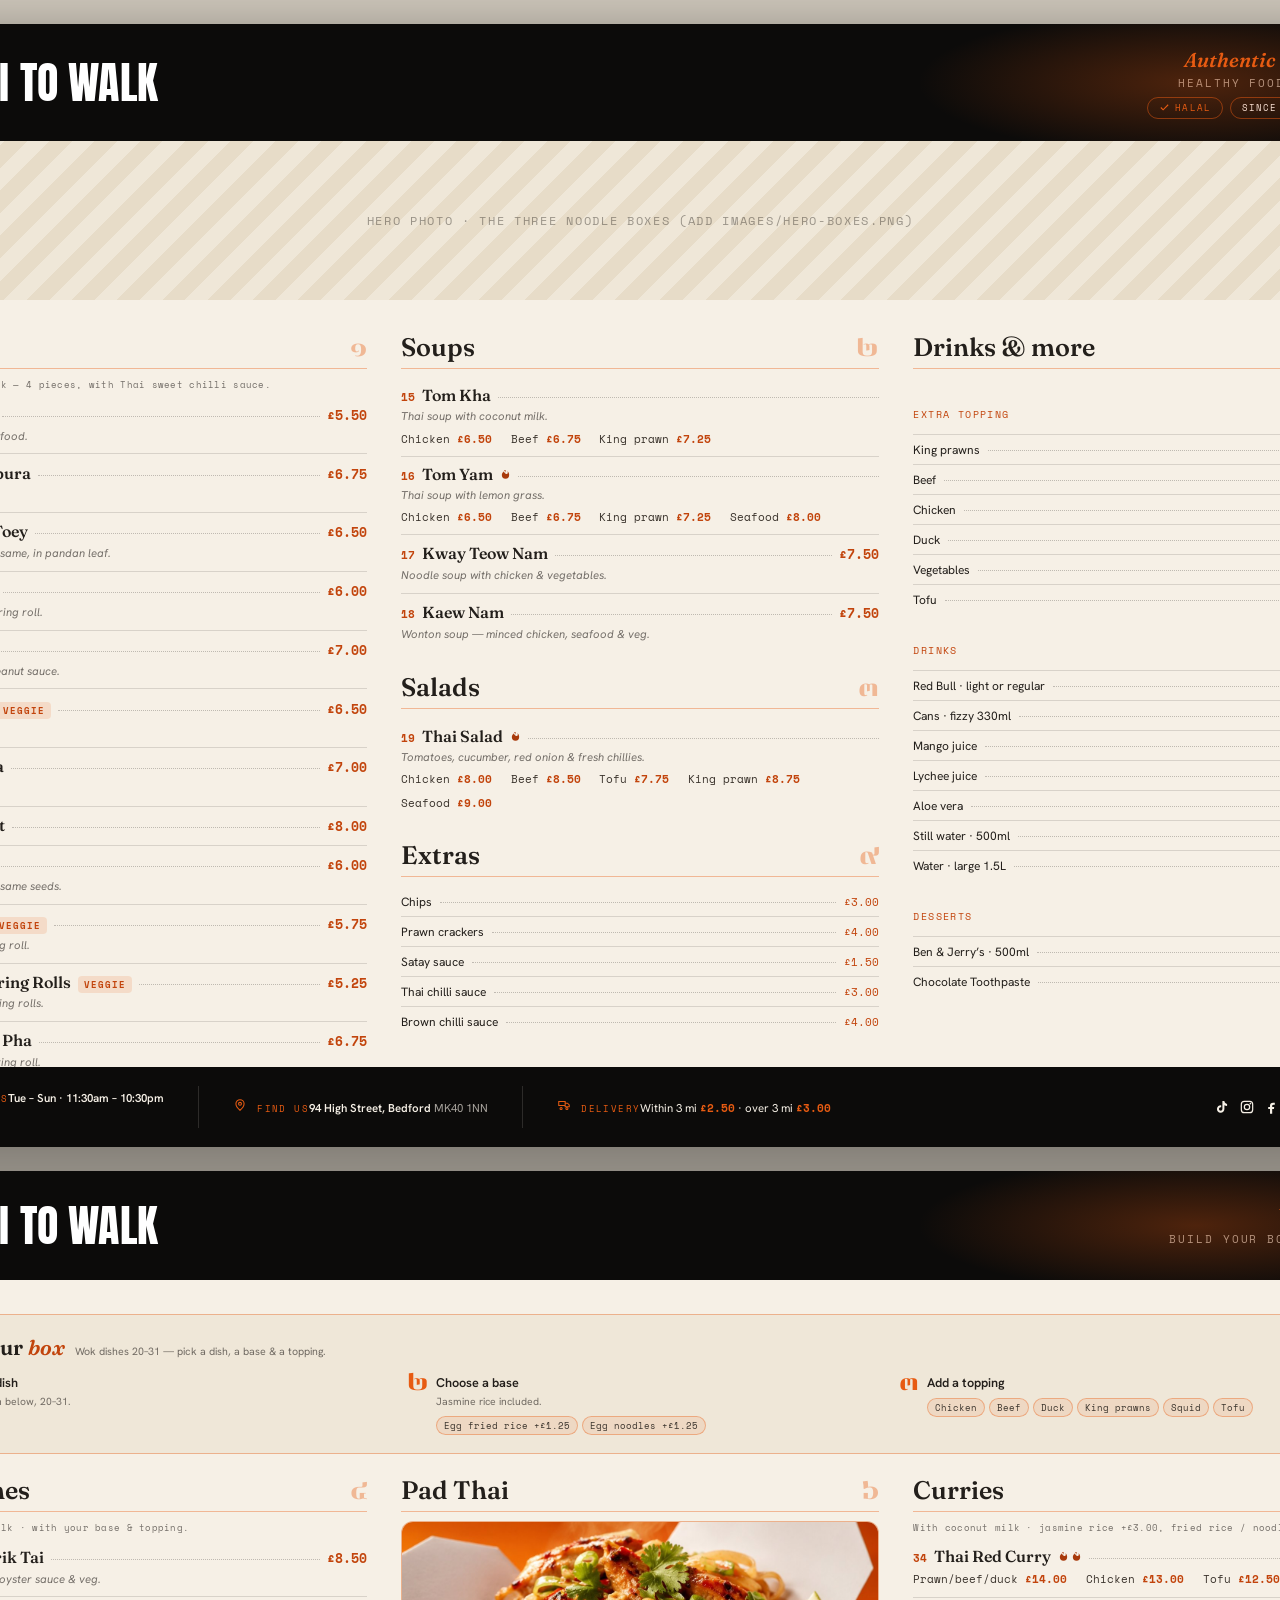
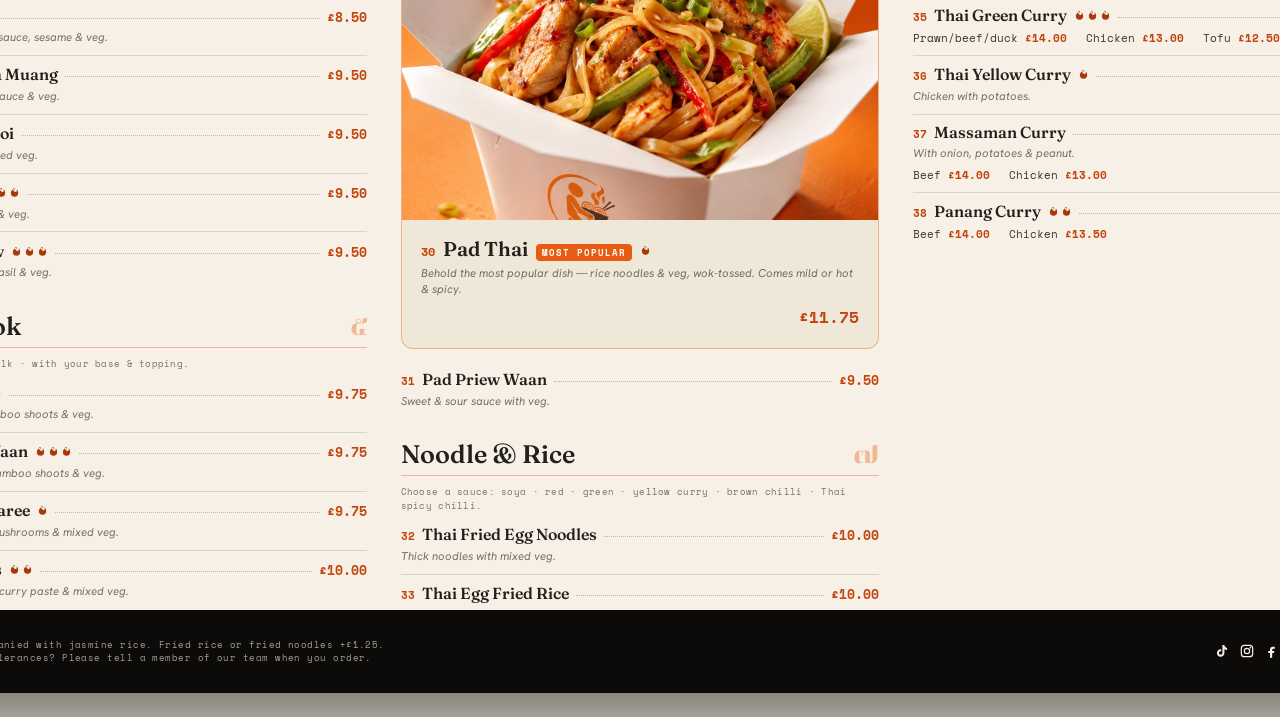
<file: print/menu-hybrid.html>
<!DOCTYPE html>
<html lang="en-GB">
<head>
<meta charset="UTF-8" />
<title>Thai To Walk — Print Menu (Hybrid · cream)</title>
<link rel="preconnect" href="https://fonts.googleapis.com" />
<link rel="preconnect" href="https://fonts.gstatic.com" crossorigin />
<link href="https://fonts.googleapis.com/css2?family=Anton&family=Fraunces:ital,opsz,wght@0,9..144,400..700;1,9..144,400..600&family=Hanken+Grotesk:wght@400;500;600;700&family=Space+Mono:wght@400;700&family=Chonburi&display=swap" rel="stylesheet" />
<link rel="stylesheet" href="menu-print.css" />
<style>
  /* ---------- Hybrid · cream — typographic sheet + hero photo ---------- */
  .cols3 { display: grid; grid-template-columns: 1fr 1fr 1fr; gap: 9mm; height: 100%; }
  .col { display: flex; flex-direction: column; min-height: 0; }

  .sec-head { margin-bottom: 2.5mm; padding-bottom: 2mm; border-bottom: 1.5px solid var(--hair-orange); }
  .sec-head h2 { font-size: 19pt; }
  .sec-head .num { font-size: 19pt; }
  .sec-note { font-family: var(--mono); font-size: 7pt; letter-spacing: .03em; color: var(--ink-muted); margin: 0 0 1mm; line-height: 1.45; }
  .blk { margin-bottom: 6mm; }
  .blk:last-child { margin-bottom: 0; }

  .drow { padding: 2.4mm 0; border-top: 1px solid var(--hair); }
  .cards .drow:first-child { border-top: 0; }
  .drow .top { display: flex; align-items: baseline; gap: 7px; }
  .drow .dn { font-family: var(--mono); font-weight: 700; font-size: 8pt; color: var(--orange-deep); }
  .drow h3 { font-family: var(--display); font-weight: 560; font-size: 12pt; margin: 0; line-height: 1.1; color: var(--ink); }
  .drow .lead { flex: 1; border-bottom: 1px dotted var(--hair-strong); transform: translateY(-3px); min-width: 6mm; }
  .drow .price { font-size: 10pt; }
  .drow p { margin: 1mm 0 0; font-size: 8.5pt; line-height: 1.4; color: var(--ink-muted); font-style: italic; }
  .optline { display: flex; flex-wrap: wrap; gap: 2mm 5mm; margin-top: 1.5mm; }
  .optline span { font-family: var(--mono); font-size: 8pt; color: var(--ink-soft); }
  .optline span b { color: var(--orange-deep); font-weight: 700; }

  .plist { margin: 0; padding: 0; }
  .plist .ph2 { font-family: var(--mono); font-size: 7.5pt; letter-spacing: .14em; text-transform: uppercase; color: var(--orange-deep); margin: 0 0 1.5mm; }
  .plist li { list-style: none; display: flex; align-items: baseline; gap: 8px; font-size: 9pt; padding: 1.6mm 0; border-top: 1px solid var(--hair); }
  .plist li:first-of-type { border-top: 0; }
  .plist li .lead { flex: 1; border-bottom: 1px dotted var(--hair-strong); transform: translateY(-3px); }
  .plist li span.p { font-family: var(--mono); font-size: 8.5pt; color: var(--orange-deep); white-space: nowrap; }

  /* Featured hero (Pad Thai) */
  .feature { background: var(--cream-2); border: 1px solid var(--hair-orange); border-radius: 12px; overflow: hidden; margin-bottom: 3mm; }
  .feature .photo { width: 100%; aspect-ratio: 16/10; overflow: hidden; background: var(--cream-3); }
  .feature .photo img { width: 100%; height: 100%; object-fit: cover; }
  .feature .fbody { padding: 4mm 5mm 5mm; }
  .feature .ftop { display: flex; align-items: baseline; gap: 8px; }
  .feature .ftop h3 { font-family: var(--display); font-weight: 600; font-size: 15pt; margin: 0; color: var(--ink); }
  .feature .ftop .dn { font-family: var(--mono); font-weight: 700; font-size: 9pt; color: var(--orange-deep); }
  .feature .fbody p { margin: 1.5mm 0 0; font-size: 8.5pt; font-style: italic; color: var(--ink-muted); line-height: 1.4; }
  .feature .price { font-size: 12pt; }

  /* Build-your-box band */
  .build { background: var(--cream-2); border: 1px solid var(--hair-orange); border-radius: 12px; padding: 5mm 7mm; margin-bottom: 6mm; }
  .build-head { display: flex; align-items: baseline; gap: 10px; margin-bottom: 3mm; }
  .build-head h2 { font-family: var(--display); font-weight: 600; font-size: 16pt; margin: 0; color: var(--ink); }
  .build-head h2 em { color: var(--orange-deep); font-style: italic; }
  .build-head p { margin: 0; font-size: 8pt; color: var(--ink-muted); }
  .steps { display: grid; grid-template-columns: repeat(3, 1fr); gap: 7mm; }
  .step { display: grid; grid-template-columns: auto 1fr; gap: 8px; }
  .step .n { font-family: var(--thai); font-size: 18pt; line-height: .9; color: var(--orange); }
  .step b { font-weight: 600; font-size: 9.5pt; color: var(--ink); }
  .step .d { display: block; font-size: 7.8pt; color: var(--ink-muted); margin-top: .8mm; line-height: 1.4; }
  .step .chips { display: flex; flex-wrap: wrap; gap: 4px; margin-top: 1.5mm; }
  .step .chips span { font-family: var(--mono); font-size: 6.8pt; padding: 2px 7px; border-radius: 999px; background: rgba(231,91,18,.10); border: 1px solid var(--hair-orange); color: var(--ink-soft); }

  .menu-title { display: flex; align-items: flex-end; justify-content: space-between; border-bottom: 1.5px solid var(--hair-orange); padding-bottom: 3mm; margin-bottom: 5mm; }
  .menu-title h1 { font-family: var(--display); font-weight: 600; font-size: 24pt; margin: 0; line-height: 1; color: var(--ink); }
  .menu-title h1 em { color: var(--orange-deep); font-style: italic; }
  .menu-title .thai-wm { font-family: var(--thai); font-size: 20pt; color: var(--hair-orange); }
</style>
</head>
<body>

<!-- ============================ PAGE 1 · FRONT ============================ -->
<section class="page">

  <div class="masthead">
    <div class="lockup"><img src="../images/logo.png" alt="" /><span class="wm">Thai To Walk</span></div>
    <div class="mast-right">
      <p class="tl">Authentic Thai cuisine</p>
      <p class="sub">Healthy food, happy mood</p>
      <div class="mast-badges">
        <span class="mbadge halal"><svg viewBox="0 0 24 24"><path d="M20 6 9 17l-5-5"/></svg> Halal</span>
        <span class="mbadge">Since 2018</span>
        <span class="mast-hygiene"><span class="lbl">HYGIENE<br />RATING</span><span class="score">5</span></span>
      </div>
    </div>
  </div>

  <!-- Swap .ph for <img src="../images/hero-boxes.png" alt="Our noodle boxes"> once the file is added -->
  <div class="hero-band"><div class="ph">Hero photo · the three noodle boxes (add images/hero-boxes.png)</div></div>

  <div class="page-body">
    <div class="cols3">

      <!-- COL 1 — SNACKS -->
      <div class="col">
        <div class="blk">
          <div class="sec-head"><h2 class="fr">Snacks</h2><span class="num thai">๑</span></div>
          <p class="sec-note">Each homemade snack — 4 pieces, with Thai sweet chilli sauce.</p>
          <div class="cards">
            <div class="drow"><div class="top"><span class="dn">01</span><h3>Kaew Krop</h3><span class="lead"></span><span class="price">£5.50</span></div><p>Minced chicken &amp; seafood.</p></div>
            <div class="drow"><div class="top"><span class="dn">02</span><h3>Goong Tempura</h3><span class="lead"></span><span class="price">£6.75</span></div><p>Fried king prawns.</p></div>
            <div class="drow"><div class="top"><span class="dn">03</span><h3>Gai Ho Bai Toey</h3><span class="lead"></span><span class="price">£6.50</span></div><p>Chicken cubes with sesame, in pandan leaf.</p></div>
            <div class="drow"><div class="top"><span class="dn">04</span><h3>Pho Pia Gai</h3><span class="lead"></span><span class="price">£6.00</span></div><p>Fried Thai chicken spring roll.</p></div>
            <div class="drow"><div class="top"><span class="dn">05</span><h3>Gai Satay</h3><span class="lead"></span><span class="price">£7.00</span></div><p>Chicken satay with peanut sauce.</p></div>
            <div class="drow"><div class="top"><span class="dn">06</span><h3>Tofu Satay</h3><span class="tag">Veggie</span><span class="lead"></span><span class="price">£6.50</span></div><p>With peanut sauce.</p></div>
            <div class="drow"><div class="top"><span class="dn">07</span><h3>Tod Mun Pla</h3><span class="lead"></span><span class="price">£7.00</span></div><p>Thai fish cake.</p></div>
            <div class="drow"><div class="top"><span class="dn">08</span><h3>Prawn Toast</h3><span class="lead"></span><span class="price">£8.00</span></div></div>
            <div class="drow"><div class="top"><span class="dn">09</span><h3>Pangsit</h3><span class="lead"></span><span class="price">£6.00</span></div><p>Chicken mince with sesame seeds.</p></div>
            <div class="drow"><div class="top"><span class="dn">10</span><h3>Pho Pia Je</h3><span class="tag">Veggie</span><span class="lead"></span><span class="price">£5.75</span></div><p>Fried vegetable spring roll.</p></div>
            <div class="drow"><div class="top"><span class="dn">11</span><h3>Mini Veg Spring Rolls</h3><span class="tag">Veggie</span><span class="lead"></span><span class="price">£5.25</span></div><p>10 mini vegetable spring rolls.</p></div>
            <div class="drow"><div class="top"><span class="dn">12</span><h3>Goong Hom Pha</h3><span class="lead"></span><span class="price">£6.75</span></div><p>Fried king prawns spring roll.</p></div>
            <div class="drow"><div class="top"><span class="dn">13</span><h3>Kha Duk Thod</h3><span class="lead"></span><span class="price">£10.00</span></div><p>Spare ribs.</p></div>
            <div class="drow"><div class="top"><span class="dn">14</span><h3>Mixed Platter</h3><span class="lead"></span><span class="price">£15.00</span></div><p>Two pieces of each — with sweet chilli &amp; satay sauce.</p></div>
          </div>
        </div>
      </div>

      <!-- COL 2 — SOUPS + SALADS + EXTRAS -->
      <div class="col">
        <div class="blk">
          <div class="sec-head"><h2 class="fr">Soups</h2><span class="num thai">๒</span></div>
          <div class="cards">
            <div class="drow"><div class="top"><span class="dn">15</span><h3>Tom Kha</h3><span class="lead"></span></div><p>Thai soup with coconut milk.</p><div class="optline"><span>Chicken <b>£6.50</b></span><span>Beef <b>£6.75</b></span><span>King prawn <b>£7.25</b></span></div></div>
            <div class="drow"><div class="top"><span class="dn">16</span><h3>Tom Yam</h3><span class="heat"><svg viewBox="0 0 24 24"><path d="M12 2c1 3-1 4-1 6a3 3 0 0 0 6 0c0-1 0-2-1-3 2 1 4 4 4 8a8 8 0 0 1-16 0c0-4 3-6 4-8 0 2 1 3 2 3 2 0 1-3-1-6Z"/></svg></span><span class="lead"></span></div><p>Thai soup with lemon grass.</p><div class="optline"><span>Chicken <b>£6.50</b></span><span>Beef <b>£6.75</b></span><span>King prawn <b>£7.25</b></span><span>Seafood <b>£8.00</b></span></div></div>
            <div class="drow"><div class="top"><span class="dn">17</span><h3>Kway Teow Nam</h3><span class="lead"></span><span class="price">£7.50</span></div><p>Noodle soup with chicken &amp; vegetables.</p></div>
            <div class="drow"><div class="top"><span class="dn">18</span><h3>Kaew Nam</h3><span class="lead"></span><span class="price">£7.50</span></div><p>Wonton soup — minced chicken, seafood &amp; veg.</p></div>
          </div>
        </div>

        <div class="blk">
          <div class="sec-head"><h2 class="fr">Salads</h2><span class="num thai">๓</span></div>
          <div class="cards">
            <div class="drow"><div class="top"><span class="dn">19</span><h3>Thai Salad</h3><span class="heat"><svg viewBox="0 0 24 24"><path d="M12 2c1 3-1 4-1 6a3 3 0 0 0 6 0c0-1 0-2-1-3 2 1 4 4 4 8a8 8 0 0 1-16 0c0-4 3-6 4-8 0 2 1 3 2 3 2 0 1-3-1-6Z"/></svg></span><span class="lead"></span></div><p>Tomatoes, cucumber, red onion &amp; fresh chillies.</p><div class="optline"><span>Chicken <b>£8.00</b></span><span>Beef <b>£8.50</b></span><span>Tofu <b>£7.75</b></span><span>King prawn <b>£8.75</b></span><span>Seafood <b>£9.00</b></span></div></div>
          </div>
        </div>

        <div class="blk">
          <div class="sec-head"><h2 class="fr">Extras</h2><span class="num thai">๙</span></div>
          <ul class="plist" style="margin-top:2mm">
            <li>Chips <span class="lead"></span><span class="p">£3.00</span></li>
            <li>Prawn crackers <span class="lead"></span><span class="p">£4.00</span></li>
            <li>Satay sauce <span class="lead"></span><span class="p">£1.50</span></li>
            <li>Thai chilli sauce <span class="lead"></span><span class="p">£3.00</span></li>
            <li>Brown chilli sauce <span class="lead"></span><span class="p">£4.00</span></li>
          </ul>
        </div>
      </div>

      <!-- COL 3 — TOPPING + DRINKS + DESSERTS -->
      <div class="col">
        <div class="blk">
          <div class="sec-head"><h2 class="fr">Drinks &amp; more</h2><span class="num thai">๑๐</span></div>
        </div>
        <div class="blk"><ul class="plist">
          <li class="ph2">Extra topping</li>
          <li>King prawns <span class="lead"></span><span class="p">£3.00</span></li>
          <li>Beef <span class="lead"></span><span class="p">£3.00</span></li>
          <li>Chicken <span class="lead"></span><span class="p">£3.00</span></li>
          <li>Duck <span class="lead"></span><span class="p">£3.00</span></li>
          <li>Vegetables <span class="lead"></span><span class="p">£2.50</span></li>
          <li>Tofu <span class="lead"></span><span class="p">£2.00</span></li>
        </ul></div>
        <div class="blk"><ul class="plist">
          <li class="ph2">Drinks</li>
          <li>Red Bull · light or regular <span class="lead"></span><span class="p">£2.50</span></li>
          <li>Cans · fizzy 330ml <span class="lead"></span><span class="p">£1.75</span></li>
          <li>Mango juice <span class="lead"></span><span class="p">£2.75</span></li>
          <li>Lychee juice <span class="lead"></span><span class="p">£2.75</span></li>
          <li>Aloe vera <span class="lead"></span><span class="p">£2.75</span></li>
          <li>Still water · 500ml <span class="lead"></span><span class="p">£2.25</span></li>
          <li>Water · large 1.5L <span class="lead"></span><span class="p">£3.75</span></li>
        </ul></div>
        <div class="blk"><ul class="plist">
          <li class="ph2">Desserts</li>
          <li>Ben &amp; Jerry’s · 500ml <span class="lead"></span><span class="p">£7.00</span></li>
          <li>Chocolate Toothpaste <span class="lead"></span><span class="p">£3.00</span></li>
        </ul></div>
      </div>

    </div>
  </div>

  <div class="footer">
    <div class="foot-cell"><svg viewBox="0 0 24 24"><circle cx="12" cy="12" r="9"/><path d="M12 7v5l3 2"/></svg><div><span class="k">Opening times</span><span class="v"><b>Tue – Sun · 11:30am – 10:30pm</b><br /><span class="muted">Monday: closed</span></span></div></div>
    <div class="foot-sep"></div>
    <div class="foot-cell"><svg viewBox="0 0 24 24"><path d="M12 21s-7-5.7-7-11a7 7 0 0 1 14 0c0 5.3-7 11-7 11Z"/><circle cx="12" cy="10" r="2.5"/></svg><div><span class="k">Find us</span><span class="v"><b>94 High Street, Bedford</b> <span class="muted">MK40 1NN</span></span></div></div>
    <div class="foot-sep"></div>
    <div class="foot-cell foot-delivery"><svg viewBox="0 0 24 24"><path d="M3 13h11V6H3zM14 9h4l3 3v3h-7z"/><circle cx="7" cy="18" r="1.8"/><circle cx="17" cy="18" r="1.8"/></svg><div><span class="k">Delivery</span><span class="v">Within 3 mi <b>£2.50</b> · over 3 mi <b>£3.00</b></span></div></div>
    <div class="foot-spacer"></div>
    <div class="foot-socials">
      <svg viewBox="0 0 24 24"><path d="M16.6 5.8a4.3 4.3 0 0 1-1-2.8h-3v12a2.6 2.6 0 1 1-2.6-2.6c.3 0 .5 0 .8.1V9.5a5.6 5.6 0 1 0 4.8 5.6V9.3a7.2 7.2 0 0 0 4 1.2V7.5a4.3 4.3 0 0 1-3-1.7Z"/></svg>
      <svg viewBox="0 0 24 24"><rect x="3.5" y="3.5" width="17" height="17" rx="4.5" fill="none" stroke="#F6F0E6" stroke-width="1.8"/><circle cx="12" cy="12" r="4" fill="none" stroke="#F6F0E6" stroke-width="1.8"/><circle cx="17" cy="7" r="1.2"/></svg>
      <svg viewBox="0 0 24 24"><path d="M14 8.5h2.2V5.6c-.4-.05-1.5-.16-2.7-.16-2.7 0-4.5 1.65-4.5 4.66V12H6.3v3h2.7v7h3.3v-7h2.6l.4-3h-3v-1.6c0-.86.23-1.4 1.4-1.4Z"/></svg>
      <span class="foot-web">thaitowalk.com</span>
    </div>
  </div>

</section>

<!-- ============================ PAGE 2 · BACK ============================ -->
<section class="page">

  <div class="masthead">
    <div class="lockup"><img src="../images/logo.png" alt="" /><span class="wm">Thai To Walk</span></div>
    <div class="mast-right">
      <p class="tl">Wok &amp; curry</p>
      <p class="sub">Build your box in 3 steps</p>
    </div>
  </div>

  <div class="page-body">

    <div class="build">
      <div class="build-head"><h2 class="fr">Build your <em>box</em></h2><p>Wok dishes 20–31 — pick a dish, a base &amp; a topping.</p></div>
      <div class="steps">
        <div class="step"><span class="n thai">๑</span><div><b>Choose a dish</b><span class="d">Any wok dish below, 20–31.</span></div></div>
        <div class="step"><span class="n thai">๒</span><div><b>Choose a base</b><span class="d">Jasmine rice included.</span><div class="chips"><span>Egg fried rice +£1.25</span><span>Egg noodles +£1.25</span></div></div></div>
        <div class="step"><span class="n thai">๓</span><div><b>Add a topping</b><div class="chips"><span>Chicken</span><span>Beef</span><span>Duck</span><span>King prawns</span><span>Squid</span><span>Tofu</span></div></div></div>
      </div>
    </div>

    <div class="cols3">

      <!-- COL 1 — WOK DISHES + CURRY WOK -->
      <div class="col">
        <div class="blk">
          <div class="sec-head"><h2 class="fr">Wok Dishes</h2><span class="num thai">๔</span></div>
          <p class="sec-note">Without coconut milk · with your base &amp; topping.</p>
          <div class="cards">
            <div class="drow"><div class="top"><span class="dn">20</span><h3>Gra Tiem Prik Tai</h3><span class="lead"></span><span class="price">£8.50</span></div><p>Garlic, stir-fried with oyster sauce &amp; veg.</p></div>
            <div class="drow"><div class="top"><span class="dn">21</span><h3>Aroy</h3><span class="lead"></span><span class="price">£8.50</span></div><p>Stir-fried with oyster sauce, sesame &amp; veg.</p></div>
            <div class="drow"><div class="top"><span class="dn">22</span><h3>Pad Med Ma Muang</h3><span class="lead"></span><span class="price">£9.50</span></div><p>Cashew nuts, oyster sauce &amp; veg.</p></div>
            <div class="drow"><div class="top"><span class="dn">23</span><h3>Nam Mun Hoi</h3><span class="lead"></span><span class="price">£9.50</span></div><p>Oyster sauce with mixed veg.</p></div>
            <div class="drow"><div class="top"><span class="dn">24</span><h3>Pad Khing</h3><span class="heat"><svg viewBox="0 0 24 24"><path d="M12 2c1 3-1 4-1 6a3 3 0 0 0 6 0c0-1 0-2-1-3 2 1 4 4 4 8a8 8 0 0 1-16 0c0-4 3-6 4-8 0 2 1 3 2 3 2 0 1-3-1-6Z"/></svg><svg viewBox="0 0 24 24"><path d="M12 2c1 3-1 4-1 6a3 3 0 0 0 6 0c0-1 0-2-1-3 2 1 4 4 4 8a8 8 0 0 1-16 0c0-4 3-6 4-8 0 2 1 3 2 3 2 0 1-3-1-6Z"/></svg></span><span class="lead"></span><span class="price">£9.50</span></div><p>Ginger, oyster sauce &amp; veg.</p></div>
            <div class="drow"><div class="top"><span class="dn">25</span><h3>Pad Krapow</h3><span class="heat"><svg viewBox="0 0 24 24"><path d="M12 2c1 3-1 4-1 6a3 3 0 0 0 6 0c0-1 0-2-1-3 2 1 4 4 4 8a8 8 0 0 1-16 0c0-4 3-6 4-8 0 2 1 3 2 3 2 0 1-3-1-6Z"/></svg><svg viewBox="0 0 24 24"><path d="M12 2c1 3-1 4-1 6a3 3 0 0 0 6 0c0-1 0-2-1-3 2 1 4 4 4 8a8 8 0 0 1-16 0c0-4 3-6 4-8 0 2 1 3 2 3 2 0 1-3-1-6Z"/></svg><svg viewBox="0 0 24 24"><path d="M12 2c1 3-1 4-1 6a3 3 0 0 0 6 0c0-1 0-2-1-3 2 1 4 4 4 8a8 8 0 0 1-16 0c0-4 3-6 4-8 0 2 1 3 2 3 2 0 1-3-1-6Z"/></svg></span><span class="lead"></span><span class="price">£9.50</span></div><p>Oyster sauce, chilli, basil &amp; veg.</p></div>
          </div>
        </div>

        <div class="blk">
          <div class="sec-head"><h2 class="fr">Curry Wok</h2><span class="num thai">๕</span></div>
          <p class="sec-note">Without coconut milk · with your base &amp; topping.</p>
          <div class="cards">
            <div class="drow"><div class="top"><span class="dn">26</span><h3>Pad Ped</h3><span class="heat"><svg viewBox="0 0 24 24"><path d="M12 2c1 3-1 4-1 6a3 3 0 0 0 6 0c0-1 0-2-1-3 2 1 4 4 4 8a8 8 0 0 1-16 0c0-4 3-6 4-8 0 2 1 3 2 3 2 0 1-3-1-6Z"/></svg><svg viewBox="0 0 24 24"><path d="M12 2c1 3-1 4-1 6a3 3 0 0 0 6 0c0-1 0-2-1-3 2 1 4 4 4 8a8 8 0 0 1-16 0c0-4 3-6 4-8 0 2 1 3 2 3 2 0 1-3-1-6Z"/></svg></span><span class="lead"></span><span class="price">£9.75</span></div><p>Red curry paste, bamboo shoots &amp; veg.</p></div>
            <div class="drow"><div class="top"><span class="dn">27</span><h3>Pad Kiew Waan</h3><span class="heat"><svg viewBox="0 0 24 24"><path d="M12 2c1 3-1 4-1 6a3 3 0 0 0 6 0c0-1 0-2-1-3 2 1 4 4 4 8a8 8 0 0 1-16 0c0-4 3-6 4-8 0 2 1 3 2 3 2 0 1-3-1-6Z"/></svg><svg viewBox="0 0 24 24"><path d="M12 2c1 3-1 4-1 6a3 3 0 0 0 6 0c0-1 0-2-1-3 2 1 4 4 4 8a8 8 0 0 1-16 0c0-4 3-6 4-8 0 2 1 3 2 3 2 0 1-3-1-6Z"/></svg><svg viewBox="0 0 24 24"><path d="M12 2c1 3-1 4-1 6a3 3 0 0 0 6 0c0-1 0-2-1-3 2 1 4 4 4 8a8 8 0 0 1-16 0c0-4 3-6 4-8 0 2 1 3 2 3 2 0 1-3-1-6Z"/></svg></span><span class="lead"></span><span class="price">£9.75</span></div><p>Green curry paste, bamboo shoots &amp; veg.</p></div>
            <div class="drow"><div class="top"><span class="dn">28</span><h3>Pad Pong Karee</h3><span class="heat"><svg viewBox="0 0 24 24"><path d="M12 2c1 3-1 4-1 6a3 3 0 0 0 6 0c0-1 0-2-1-3 2 1 4 4 4 8a8 8 0 0 1-16 0c0-4 3-6 4-8 0 2 1 3 2 3 2 0 1-3-1-6Z"/></svg></span><span class="lead"></span><span class="price">£9.75</span></div><p>Yellow curry paste, mushrooms &amp; mixed veg.</p></div>
            <div class="drow"><div class="top"><span class="dn">29</span><h3>Egg Noodles</h3><span class="heat"><svg viewBox="0 0 24 24"><path d="M12 2c1 3-1 4-1 6a3 3 0 0 0 6 0c0-1 0-2-1-3 2 1 4 4 4 8a8 8 0 0 1-16 0c0-4 3-6 4-8 0 2 1 3 2 3 2 0 1-3-1-6Z"/></svg><svg viewBox="0 0 24 24"><path d="M12 2c1 3-1 4-1 6a3 3 0 0 0 6 0c0-1 0-2-1-3 2 1 4 4 4 8a8 8 0 0 1-16 0c0-4 3-6 4-8 0 2 1 3 2 3 2 0 1-3-1-6Z"/></svg></span><span class="lead"></span><span class="price">£10.00</span></div><p>Thick noodles, green curry paste &amp; mixed veg.</p></div>
          </div>
        </div>
      </div>

      <!-- COL 2 — PAD THAI feature + noodle/rice -->
      <div class="col">
        <div class="blk">
          <div class="sec-head"><h2 class="fr">Pad Thai</h2><span class="num thai">๖</span></div>
          <div class="feature">
            <div class="photo"><img src="../images/dish-noodlebox.png" alt="Pad Thai" /></div>
            <div class="fbody">
              <div class="ftop"><span class="dn">30</span><h3 class="fr">Pad Thai</h3><span class="tag solid">Most popular</span><span class="heat"><svg viewBox="0 0 24 24"><path d="M12 2c1 3-1 4-1 6a3 3 0 0 0 6 0c0-1 0-2-1-3 2 1 4 4 4 8a8 8 0 0 1-16 0c0-4 3-6 4-8 0 2 1 3 2 3 2 0 1-3-1-6Z"/></svg></span></div>
              <p>Behold the most popular dish — rice noodles &amp; veg, wok-tossed. Comes mild or hot &amp; spicy.</p>
              <div style="display:flex;justify-content:flex-end;margin-top:2mm"><span class="price">£11.75</span></div>
            </div>
          </div>
          <div class="cards">
            <div class="drow"><div class="top"><span class="dn">31</span><h3>Pad Priew Waan</h3><span class="lead"></span><span class="price">£9.50</span></div><p>Sweet &amp; sour sauce with veg.</p></div>
          </div>
        </div>

        <div class="blk">
          <div class="sec-head"><h2 class="fr">Noodle &amp; Rice</h2><span class="num thai">๗</span></div>
          <p class="sec-note">Choose a sauce: soya · red · green · yellow curry · brown chilli · Thai spicy chilli.</p>
          <div class="cards">
            <div class="drow"><div class="top"><span class="dn">32</span><h3>Thai Fried Egg Noodles</h3><span class="lead"></span><span class="price">£10.00</span></div><p>Thick noodles with mixed veg.</p></div>
            <div class="drow"><div class="top"><span class="dn">33</span><h3>Thai Egg Fried Rice</h3><span class="lead"></span><span class="price">£10.00</span></div><p>Egg fried rice with mixed veg.</p></div>
          </div>
        </div>
      </div>

      <!-- COL 3 — COCONUT CURRIES -->
      <div class="col">
        <div class="blk">
          <div class="sec-head"><h2 class="fr">Curries</h2><span class="num thai">๘</span></div>
          <p class="sec-note">With coconut milk · jasmine rice +£3.00, fried rice / noodles +£4.00.</p>
          <div class="cards">
            <div class="drow"><div class="top"><span class="dn">34</span><h3>Thai Red Curry</h3><span class="heat"><svg viewBox="0 0 24 24"><path d="M12 2c1 3-1 4-1 6a3 3 0 0 0 6 0c0-1 0-2-1-3 2 1 4 4 4 8a8 8 0 0 1-16 0c0-4 3-6 4-8 0 2 1 3 2 3 2 0 1-3-1-6Z"/></svg><svg viewBox="0 0 24 24"><path d="M12 2c1 3-1 4-1 6a3 3 0 0 0 6 0c0-1 0-2-1-3 2 1 4 4 4 8a8 8 0 0 1-16 0c0-4 3-6 4-8 0 2 1 3 2 3 2 0 1-3-1-6Z"/></svg></span><span class="lead"></span></div><div class="optline"><span>Prawn/beef/duck <b>£14.00</b></span><span>Chicken <b>£13.00</b></span><span>Tofu <b>£12.50</b></span></div></div>
            <div class="drow"><div class="top"><span class="dn">35</span><h3>Thai Green Curry</h3><span class="heat"><svg viewBox="0 0 24 24"><path d="M12 2c1 3-1 4-1 6a3 3 0 0 0 6 0c0-1 0-2-1-3 2 1 4 4 4 8a8 8 0 0 1-16 0c0-4 3-6 4-8 0 2 1 3 2 3 2 0 1-3-1-6Z"/></svg><svg viewBox="0 0 24 24"><path d="M12 2c1 3-1 4-1 6a3 3 0 0 0 6 0c0-1 0-2-1-3 2 1 4 4 4 8a8 8 0 0 1-16 0c0-4 3-6 4-8 0 2 1 3 2 3 2 0 1-3-1-6Z"/></svg><svg viewBox="0 0 24 24"><path d="M12 2c1 3-1 4-1 6a3 3 0 0 0 6 0c0-1 0-2-1-3 2 1 4 4 4 8a8 8 0 0 1-16 0c0-4 3-6 4-8 0 2 1 3 2 3 2 0 1-3-1-6Z"/></svg></span><span class="lead"></span></div><div class="optline"><span>Prawn/beef/duck <b>£14.00</b></span><span>Chicken <b>£13.00</b></span><span>Tofu <b>£12.50</b></span></div></div>
            <div class="drow"><div class="top"><span class="dn">36</span><h3>Thai Yellow Curry</h3><span class="heat"><svg viewBox="0 0 24 24"><path d="M12 2c1 3-1 4-1 6a3 3 0 0 0 6 0c0-1 0-2-1-3 2 1 4 4 4 8a8 8 0 0 1-16 0c0-4 3-6 4-8 0 2 1 3 2 3 2 0 1-3-1-6Z"/></svg></span><span class="lead"></span><span class="price">£13.00</span></div><p>Chicken with potatoes.</p></div>
            <div class="drow"><div class="top"><span class="dn">37</span><h3>Massaman Curry</h3><span class="lead"></span></div><p>With onion, potatoes &amp; peanut.</p><div class="optline"><span>Beef <b>£14.00</b></span><span>Chicken <b>£13.00</b></span></div></div>
            <div class="drow"><div class="top"><span class="dn">38</span><h3>Panang Curry</h3><span class="heat"><svg viewBox="0 0 24 24"><path d="M12 2c1 3-1 4-1 6a3 3 0 0 0 6 0c0-1 0-2-1-3 2 1 4 4 4 8a8 8 0 0 1-16 0c0-4 3-6 4-8 0 2 1 3 2 3 2 0 1-3-1-6Z"/></svg><svg viewBox="0 0 24 24"><path d="M12 2c1 3-1 4-1 6a3 3 0 0 0 6 0c0-1 0-2-1-3 2 1 4 4 4 8a8 8 0 0 1-16 0c0-4 3-6 4-8 0 2 1 3 2 3 2 0 1-3-1-6Z"/></svg></span><span class="lead"></span></div><div class="optline"><span>Beef <b>£14.00</b></span><span>Chicken <b>£13.50</b></span></div></div>
          </div>
        </div>
      </div>

    </div>
  </div>

  <div class="footer">
    <p class="allergy" style="flex:1">All dishes accompanied with jasmine rice. Fried rice or fried noodles +£1.25.<br />Allergies or intolerances? Please tell a member of our team when you order.</p>
    <div class="foot-spacer"></div>
    <div class="foot-socials">
      <svg viewBox="0 0 24 24"><path d="M16.6 5.8a4.3 4.3 0 0 1-1-2.8h-3v12a2.6 2.6 0 1 1-2.6-2.6c.3 0 .5 0 .8.1V9.5a5.6 5.6 0 1 0 4.8 5.6V9.3a7.2 7.2 0 0 0 4 1.2V7.5a4.3 4.3 0 0 1-3-1.7Z"/></svg>
      <svg viewBox="0 0 24 24"><rect x="3.5" y="3.5" width="17" height="17" rx="4.5" fill="none" stroke="#F6F0E6" stroke-width="1.8"/><circle cx="12" cy="12" r="4" fill="none" stroke="#F6F0E6" stroke-width="1.8"/><circle cx="17" cy="7" r="1.2"/></svg>
      <svg viewBox="0 0 24 24"><path d="M14 8.5h2.2V5.6c-.4-.05-1.5-.16-2.7-.16-2.7 0-4.5 1.65-4.5 4.66V12H6.3v3h2.7v7h3.3v-7h2.6l.4-3h-3v-1.6c0-.86.23-1.4 1.4-1.4Z"/></svg>
      <span class="foot-web">thaitowalk.com</span>
    </div>
  </div>

</section>

</body>
</html>
</file>
<file: css/style.css>
/* ==========================================================================
   THAI TO WALK — Brand stylesheet v2
   Dark-first "night market" design system.
   Editorial serif display (Fraunces) + grotesk body (Hanken) + mono dockets
   (Space Mono) + Thai script accents (Chonburi).
   Brand palette unchanged: orange #F58220, warm charcoal, bone.
   No frameworks, no build step.
   ========================================================================== */

:root {
  /* Brand colour palette */
  --orange:       #F58220;
  --orange-deep:  #D96A10;
  --ember:        #C2410C;
  --charcoal:     #161412;
  --charcoal-2:   #211D19;
  --charcoal-3:   #2B2620;
  --black:        #0C0B0A;
  --bone:         #F6F0E6;
  --bone-2:       #ECE3D3;
  --ink:          #1C1916;
  --ink-muted:    rgba(28, 25, 22, .64);
  --cream-muted:  rgba(246, 240, 230, .62);
  --hairline-on-dark:  rgba(245, 130, 32, .22);
  --hairline-on-light: rgba(28, 25, 22, .14);

  /* Type */
  --display: 'Fraunces', Georgia, serif;
  --body:    'Hanken Grotesk', system-ui, sans-serif;
  --mono:    'Space Mono', ui-monospace, 'SF Mono', monospace;
  --thai:    'Chonburi', var(--display);

  /* Type scale — deliberate leap from text sizes to display sizes */
  --step--1: 0.8125rem;
  --step-0:  clamp(1rem, 0.95rem + 0.25vw, 1.125rem);
  --step-1:  clamp(1.25rem, 1.1rem + 0.8vw, 1.625rem);
  --step-2:  clamp(1.75rem, 1.4rem + 1.8vw, 2.75rem);
  --step-3:  clamp(2.5rem, 1.8rem + 3.5vw, 4.5rem);
  --step-display: clamp(3rem, 1.4rem + 7.5vw, 7.25rem);

  /* Motion — one easing system everywhere */
  --ease-out:  cubic-bezier(0.16, 1, 0.3, 1);
  --ease-mask: cubic-bezier(0.65, 0, 0.35, 1);
  --d-fast: 350ms;
  --d-med:  700ms;
  --d-slow: 1100ms;
  --stagger: 80ms;

  /* Rhythm */
  --maxw: 1340px;
  --gutter: clamp(20px, 4vw, 72px);
  --sec-pad: clamp(6rem, 13vh, 11rem);
  --radius: 18px;
}

/* ---------- Reset ---------- */
*, *::before, *::after { box-sizing: border-box; margin: 0; padding: 0; }
html { scroll-behavior: smooth; -webkit-text-size-adjust: 100%; }
body {
  font-family: var(--body);
  font-size: var(--step-0);
  color: var(--bone);
  background: var(--charcoal);
  line-height: 1.6;
  overflow-x: hidden;
  -webkit-font-smoothing: antialiased;
}
img { max-width: 100%; display: block; }
a { color: inherit; text-decoration: none; }
ul { list-style: none; }
em { font-style: italic; }

/* Film-grain overlay — kills the flat digital feel */
body::after {
  content: "";
  position: fixed; inset: 0; z-index: 2000;
  pointer-events: none;
  opacity: .05;
  background-image: url("data:image/svg+xml,%3Csvg xmlns='http://www.w3.org/2000/svg' width='160' height='160'%3E%3Cfilter id='n'%3E%3CfeTurbulence type='fractalNoise' baseFrequency='0.8' numOctaves='2'/%3E%3C/filter%3E%3Crect width='100%25' height='100%25' filter='url(%23n)'/%3E%3C/svg%3E");
}

::selection { background: var(--orange); color: var(--charcoal); }

/* ---------- Type roles ---------- */
h1, h2, h3 {
  font-family: var(--display);
  font-weight: 580;
  line-height: 1.02;
  letter-spacing: -0.02em;
}
.eyebrow {
  font-family: var(--mono);
  font-weight: 700;
  font-size: var(--step--1);
  letter-spacing: .22em;
  text-transform: uppercase;
  color: var(--orange);
  display: inline-flex;
  align-items: center;
  gap: .9em;
}
.eyebrow::before {
  content: ""; width: 30px; height: 1px; background: var(--orange);
}

/* ---------- Layout ---------- */
.wrap { max-width: var(--maxw); margin-inline: auto; padding-inline: var(--gutter); }
section { position: relative; }

/* Light sections */
.on-light { background: var(--bone); color: var(--ink); }
.on-light ::selection { background: var(--ink); color: var(--bone); }

/* ---------- Buttons & links ---------- */
.btn {
  display: inline-flex; align-items: center; gap: .65em;
  font-family: var(--body); font-weight: 600; font-size: .95rem;
  letter-spacing: .02em;
  padding: 1em 1.9em; border-radius: 999px;
  cursor: pointer; border: 1px solid transparent;
  background: transparent;
  transition: transform var(--d-fast) var(--ease-out),
              background var(--d-fast) ease, color var(--d-fast) ease,
              border-color var(--d-fast) ease, box-shadow var(--d-fast) ease;
}
.btn svg { width: 1em; height: 1em; transition: transform var(--d-fast) var(--ease-out); }
.btn:hover svg { transform: translateX(4px); }
.btn-primary { background: var(--orange); color: var(--charcoal); }
.btn-primary:hover { background: var(--bone); transform: translateY(-2px); }
.btn-line { border-color: rgba(246,240,230,.35); color: var(--bone); }
.btn-line:hover { border-color: var(--orange); color: var(--orange); transform: translateY(-2px); }
.on-light .btn-line { border-color: rgba(28,25,22,.3); color: var(--ink); }
.on-light .btn-line:hover { border-color: var(--ember); color: var(--ember); }
.btn-dark { background: var(--ink); color: var(--bone); }
.btn-dark:hover { background: var(--ember); transform: translateY(-2px); }

/* Underline-draw link */
.link-draw {
  display: inline-flex; align-items: center; gap: .5em;
  font-family: var(--mono); font-size: var(--step--1); font-weight: 700;
  letter-spacing: .14em; text-transform: uppercase;
  padding-bottom: 5px;
  background-image: linear-gradient(currentColor, currentColor);
  background-repeat: no-repeat;
  background-position: left bottom;
  background-size: 100% 1px;
  transition: color var(--d-fast) ease, background-size var(--d-fast) var(--ease-out);
}
.link-draw:hover { color: var(--orange); background-size: 35% 1px; }
.link-draw svg { width: 1em; height: 1em; }

/* ==========================================================================
   HEADER
   ========================================================================== */
.site-header {
  position: fixed; inset: 0 0 auto 0; z-index: 100;
  display: flex; align-items: center; justify-content: space-between;
  padding: 18px var(--gutter);
  border-bottom: 1px solid transparent;
  transition: background var(--d-fast) ease, padding var(--d-fast) var(--ease-out),
              border-color var(--d-fast) ease;
}
.site-header.scrolled {
  background: rgba(22, 20, 18, .88);
  -webkit-backdrop-filter: blur(14px);
  backdrop-filter: blur(14px);
  border-color: rgba(246, 240, 230, .08);
  padding: 12px var(--gutter);
}
.site-header .brand { display: flex; align-items: center; gap: 11px; z-index: 130; position: relative; }
.site-header .brand img { height: 44px; width: auto; }
.site-header .brand .wordmark {
  font-family: 'Anton', var(--display);
  font-weight: 400; font-size: clamp(1.2rem, 2.4vw, 1.55rem);
  letter-spacing: .015em; text-transform: uppercase;
  color: #fff; line-height: 1; white-space: nowrap;
}
.nav { display: flex; align-items: center; gap: clamp(8px, 1.6vw, 26px); }
.nav a {
  position: relative;
  font-weight: 500; font-size: .92rem; letter-spacing: .03em;
  color: var(--cream-muted);
  padding: 6px 2px;
  background-image: linear-gradient(var(--orange), var(--orange));
  background-repeat: no-repeat;
  background-position: left bottom;
  background-size: 0% 1px;
  transition: color var(--d-fast) ease, background-size var(--d-fast) var(--ease-out);
}
.nav a:hover, .nav a[aria-current="page"] { color: var(--bone); background-size: 100% 1px; }
.nav .nav-cta {
  background: var(--orange); color: var(--charcoal);
  font-weight: 600; padding: 10px 22px; border-radius: 999px;
  transition: background var(--d-fast) ease, color var(--d-fast) ease;
}
.nav .nav-cta:hover { background: var(--bone); color: var(--charcoal); }
.nav-toggle { display: none; }

/* ==========================================================================
   HERO — cinematic photoreal wok that zooms back into the kitchen on scroll
   --hp (0..1) is set by JS from hero scroll progress.
   ========================================================================== */
.hero {
  position: relative;
  /* taller than the viewport: the pin stays stuck for the extra height,
     giving scroll distance for the zoom to play out while fully in view */
  height: 185svh;
  background: var(--charcoal);
  --hp: 0;
}
.hero-pin {
  position: sticky; top: 0;
  height: 100svh;
  display: flex; align-items: center;
  overflow: hidden;
  padding: clamp(110px, 16vh, 170px) 0 clamp(40px, 6vh, 70px);
}

/* full-bleed media layer */
.hero-media { position: absolute; inset: 0; z-index: 0; overflow: hidden; }
.hero-media-inner {
  position: absolute; inset: 0;
  /* starts pushed in on the wok, eases back to reveal the kitchen as you scroll */
  transform: scale(calc(1.18 - 0.18 * var(--hp))) translateY(calc(var(--hp) * -2.5%));
  transform-origin: 62% 58%;
  will-change: transform;
  /* smooths the discrete jumps of mouse-wheel scrolling into continuous motion */
  transition: transform 160ms linear;
}
.hero-img {
  position: absolute; inset: 0;
  width: 100%; height: 100%;
  object-fit: cover; object-position: 62% 55%;
}
.hero-video {
  position: absolute; inset: 0;
  width: 100%; height: 100%;
  object-fit: cover; object-position: 62% 55%;
  opacity: 0; transition: opacity 800ms var(--ease-out);
}
.hero-video.is-ready { opacity: 1; }
/* legibility scrim — heaviest on the left where the copy sits, plus a floor */
.hero-scrim {
  position: absolute; inset: 0; pointer-events: none;
  background:
    linear-gradient(95deg, rgba(12,11,10,.94) 0%, rgba(12,11,10,.82) 26%, rgba(12,11,10,.42) 52%, rgba(12,11,10,.05) 74%, transparent 100%),
    linear-gradient(0deg, var(--charcoal) 1%, rgba(22,20,18,.5) 16%, transparent 42%),
    linear-gradient(180deg, rgba(12,11,10,.6) 0%, transparent 16%);
}
.hero-glow {
  position: absolute; inset: 0; pointer-events: none;
  background: radial-gradient(60% 50% at 64% 52%, rgba(245,130,32,.16), transparent 68%);
  opacity: calc(1 - var(--hp) * .5);
}

.hero-inner {
  position: relative; z-index: 2;
  width: 100%;
  /* copy parallaxes up and fades as the camera pulls back */
  opacity: calc(1 - var(--hp) * 1.15);
  transform: translateY(calc(var(--hp) * -26px));
  transition: opacity 160ms linear, transform 160ms linear;
}
.hero-copy { max-width: min(92%, 620px); }
.hero-copy .eyebrow { margin-bottom: clamp(18px, 3vh, 30px); }
.hero-title {
  font-size: clamp(2.6rem, 6.4vw, 5.4rem);
  font-weight: 560;
  letter-spacing: -0.03em;
  line-height: 1.0;
}
.hero-title .line { display: block; overflow: hidden; padding-block: .04em; }
.hero-title .line > span { display: block; }
.hero-title em {
  font-style: italic; font-weight: 500;
  color: var(--orange);
}
.hero-title .hero-wm {
  font-family: 'Anton', sans-serif; font-weight: 400;
  letter-spacing: .01em; text-transform: uppercase;
  color: #fff; white-space: nowrap;
}
.hero-sub {
  margin-top: clamp(18px, 3vh, 28px);
  font-size: var(--step-1);
  font-weight: 400;
  color: var(--cream-muted);
  max-width: 30ch;
  line-height: 1.45;
}
.hero-cta { margin-top: clamp(26px, 4vh, 40px); display: flex; gap: 14px; flex-wrap: wrap; }

/* entrance choreography (html.js gates it so no-JS still shows content) */
html.js .hero-title .line > span {
  transform: translateY(115%);
  transition: transform var(--d-slow) var(--ease-mask);
}
html.js .hero-eyebrow,
html.js .hero-sub,
html.js .hero-cta {
  opacity: 0; transform: translateY(24px);
  transition: opacity var(--d-slow) var(--ease-out), transform var(--d-slow) var(--ease-out);
}
html.js.is-loaded .hero-title .line > span { transform: none; }
html.js.is-loaded .hero-eyebrow,
html.js.is-loaded .hero-sub,
html.js.is-loaded .hero-cta { opacity: 1; transform: none; }
html.js .hero-title .line:nth-child(1) > span { transition-delay: 150ms; }
html.js .hero-title .line:nth-child(2) > span { transition-delay: 240ms; }
html.js .hero-eyebrow { transition-delay: 80ms; }
html.js .hero-sub { transition-delay: 420ms; }
html.js .hero-cta { transition-delay: 520ms; }

.scroll-hint {
  position: absolute; left: 50%; bottom: 20px; transform: translateX(-50%);
  z-index: 6;
  font-family: var(--mono); font-size: .66rem; letter-spacing: .26em; text-transform: uppercase;
  color: rgba(246, 240, 230, .42);
  display: flex; flex-direction: column; align-items: center; gap: 10px;
  opacity: calc(1 - var(--hp) * 4); /* fades out the moment you start scrolling */
}
.scroll-hint .line { width: 1px; height: 38px; background: linear-gradient(rgba(245, 130, 32, .9), transparent); animation: drop 1.9s ease-in-out infinite; }
@keyframes drop {
  0% { transform: scaleY(0); transform-origin: top; }
  50% { transform: scaleY(1); transform-origin: top; }
  51% { transform-origin: bottom; }
  100% { transform: scaleY(0); transform-origin: bottom; }
}

/* ==========================================================================
   MARQUEE BAND
   ========================================================================== */
.marquee {
  background: var(--orange); color: var(--charcoal);
  overflow: hidden; white-space: nowrap;
  padding: 14px 0;
  border-block: 1px solid rgba(12, 11, 10, .25);
}
.marquee-track { display: inline-flex; animation: marquee 30s linear infinite; }
.marquee-track > span {
  font-family: var(--mono); font-weight: 700; font-size: .82rem;
  letter-spacing: .22em; text-transform: uppercase;
  padding-right: .5em;
}
@keyframes marquee { to { transform: translateX(-50%); } }

/* ==========================================================================
   STORY — bone editorial statement + values row
   ========================================================================== */
.story { padding: var(--sec-pad) 0; }
.story .sec-num {
  position: absolute; top: clamp(28px, 5vw, 64px); right: var(--gutter);
  font-family: var(--thai);
  font-size: clamp(4rem, 9vw, 8rem); line-height: 1;
  color: rgba(245, 130, 32, .14);
  user-select: none; pointer-events: none;
}
.story-line {
  font-family: var(--display);
  font-size: var(--step-2);
  font-weight: 480;
  line-height: 1.22;
  letter-spacing: -0.015em;
  max-width: 24em;
  margin-top: clamp(22px, 4vh, 36px);
}
.story-line em { color: var(--ember); }
.values {
  margin-top: clamp(48px, 8vh, 84px);
  display: grid; grid-template-columns: repeat(4, 1fr);
  border-top: 1px solid var(--hairline-on-light);
}
.values li {
  padding: clamp(20px, 3vw, 34px) clamp(14px, 2vw, 28px) 0 0;
}
.values li + li { border-left: 1px solid var(--hairline-on-light); padding-left: clamp(14px, 2vw, 28px); }
.values .v-num { font-family: var(--mono); font-size: .72rem; font-weight: 700; letter-spacing: .18em; color: var(--ember); display: block; margin-bottom: 10px; }
.values h3 { font-size: var(--step-1); font-weight: 560; }
.values p { margin-top: 6px; font-size: .92rem; color: var(--ink-muted); max-width: 22ch; }

/* ==========================================================================
   BUILD A BOX — sticky split with Thai numerals
   ========================================================================== */
.build { background: var(--bone-2); color: var(--ink); padding: var(--sec-pad) 0; }
.build-grid { display: grid; grid-template-columns: .9fr 1.1fr; gap: clamp(32px, 6vw, 96px); align-items: start; }
.build-intro { position: sticky; top: clamp(90px, 14vh, 140px); }
.build-intro h2 { font-size: var(--step-3); margin-top: 18px; max-width: 9em; }
.build-intro p { margin-top: 18px; color: var(--ink-muted); max-width: 34ch; }
.build-intro .btn { margin-top: 28px; }
.build-steps { display: grid; gap: clamp(18px, 3vh, 30px); }
.bstep {
  background: var(--bone);
  border: 1px solid var(--hairline-on-light);
  border-radius: var(--radius);
  padding: clamp(26px, 3.4vw, 44px);
  display: grid;
  grid-template-columns: auto 1fr;
  gap: clamp(18px, 2.6vw, 36px);
  align-items: start;
}
.bstep .thai-num {
  font-family: var(--thai);
  font-size: clamp(2.6rem, 4.5vw, 4rem);
  line-height: 1;
  color: var(--orange);
}
.bstep .b-label { font-family: var(--mono); font-size: .68rem; font-weight: 700; letter-spacing: .2em; text-transform: uppercase; color: var(--ink-muted); display: block; margin-bottom: 6px; }
.bstep h3 { font-size: var(--step-1); font-weight: 560; }
.bstep ul { margin-top: 14px; display: grid; gap: 9px; }
.bstep li {
  display: flex; justify-content: space-between; align-items: baseline; gap: 16px;
  font-size: .95rem; font-weight: 500;
  padding-bottom: 9px;
  border-bottom: 1px dashed var(--hairline-on-light);
}
.bstep li:last-child { border-bottom: 0; padding-bottom: 0; }
.bstep li span { font-family: var(--mono); font-size: .78rem; color: var(--ink-muted); white-space: nowrap; }

/* ==========================================================================
   SIGNATURE DISHES — editorial feature + typographic rows
   ========================================================================== */
.signature { padding: var(--sec-pad) 0; background: var(--charcoal); }
.signature .section-head { max-width: 620px; }
.signature .section-head h2 { font-size: var(--step-3); margin-top: 18px; }
.signature .section-head p { margin-top: 16px; color: var(--cream-muted); }

.sig-grid {
  margin-top: clamp(40px, 7vh, 72px);
  display: grid; grid-template-columns: 1fr 1fr;
  gap: clamp(32px, 5vw, 80px);
  align-items: start;
}
.sig-feature { position: relative; }
.sig-feature .frame {
  overflow: hidden; border-radius: var(--radius);
  aspect-ratio: 1 / 1;
  background: var(--charcoal-2);
}
.sig-feature .frame img, .sig-feature .frame video {
  width: 100%; height: 100%; object-fit: cover; display: block;
}
html.js .sig-feature .frame img, html.js .sig-feature .frame video { transform: scale(1.12); transition: transform 1.4s var(--ease-out); }
html.js .sig-feature.is-in .frame img, html.js .sig-feature.is-in .frame video { transform: scale(1); }
.sig-feature .meta { margin-top: 22px; display: flex; align-items: baseline; justify-content: space-between; gap: 18px; }
.sig-feature .meta h3 { font-size: var(--step-2); font-weight: 560; }
.sig-feature .meta .price { font-family: var(--mono); font-size: var(--step-1); color: var(--orange); }
.sig-feature .desc { margin-top: 10px; color: var(--cream-muted); font-size: .98rem; max-width: 44ch; }
.sig-feature .pop {
  position: absolute; top: 18px; left: 18px; z-index: 2;
  font-family: var(--mono); font-weight: 700; font-size: .66rem; letter-spacing: .18em; text-transform: uppercase;
  background: var(--orange); color: var(--charcoal);
  padding: 8px 14px; border-radius: 999px;
}

.sig-list { display: grid; align-content: start; }
.sig-row {
  display: grid; grid-template-columns: 1fr auto; gap: 6px 24px;
  padding: clamp(20px, 3vh, 30px) 0;
  border-bottom: 1px solid var(--hairline-on-dark);
  transition: padding-left var(--d-fast) var(--ease-out);
}
.sig-row:first-child { border-top: 1px solid var(--hairline-on-dark); }
.sig-row:hover { padding-left: 10px; }
.sig-row h3 {
  font-size: var(--step-1); font-weight: 560;
  display: flex; align-items: center; gap: 12px;
}
.sig-row .price { font-family: var(--mono); font-size: .95rem; color: var(--orange); align-self: center; }
.sig-row p { grid-column: 1 / -1; color: var(--cream-muted); font-size: .92rem; max-width: 52ch; }
.heat { display: inline-flex; gap: 3px; }
.heat svg { width: 14px; height: 14px; color: var(--ember); }
.sig-foot { margin-top: clamp(32px, 5vh, 48px); }

/* ==========================================================================
   FROM THE KITCHEN — horizontal dish-clip rail (lazy-loaded video)
   ========================================================================== */
.kitchen { padding: var(--sec-pad) 0; background: var(--charcoal); overflow: hidden; }
.kitchen .section-head { max-width: 640px; }
.kitchen .section-head h2 { font-size: var(--step-3); margin-top: 18px; }
.kitchen .section-head p { margin-top: 16px; color: var(--cream-muted); }
.kclip-rail {
  margin-top: clamp(34px, 6vh, 56px);
  display: flex; gap: clamp(12px, 1.5vw, 20px);
  overflow-x: auto; scroll-snap-type: x mandatory;
  padding: 4px var(--gutter) 14px;
  -webkit-overflow-scrolling: touch; scrollbar-width: none;
}
.kclip-rail::-webkit-scrollbar { display: none; }
.kclip {
  position: relative; flex: 0 0 clamp(270px, 33vw, 380px);
  scroll-snap-align: start;
  border-radius: var(--radius); overflow: hidden;
  aspect-ratio: 16 / 9; background: var(--charcoal-2);
  border: 1px solid var(--hairline-on-dark);
}
a.kclip { text-decoration: none; cursor: pointer; transition: transform var(--d-fast) var(--ease-out), border-color var(--d-fast) ease; }
a.kclip:hover, a.kclip:focus-visible { transform: translateY(-3px); border-color: var(--orange); }
.kclip video { width: 100%; height: 100%; object-fit: cover; display: block; }
.kclip .kc-label {
  position: absolute; inset: auto 0 0 0; z-index: 2;
  display: flex; align-items: baseline; justify-content: space-between; gap: 10px;
  padding: 36px 16px 14px;
  background: linear-gradient(transparent, rgba(12, 11, 10, .92));
}
.kclip .kc-label h3 { font-size: 1.02rem; font-weight: 560; color: var(--bone); }
.kclip .kc-label span { font-family: var(--mono); font-size: .58rem; letter-spacing: .14em; text-transform: uppercase; color: var(--orange); white-space: nowrap; }

/* ==========================================================================
   LOCATION — bone, docket-style details
   ========================================================================== */
.location { padding: var(--sec-pad) 0; }
.loc-grid { display: grid; grid-template-columns: 1fr 1fr; gap: clamp(32px, 5vw, 80px); align-items: center; }
.loc-info h2 { font-size: var(--step-3); margin: 18px 0 26px; max-width: 10em; }
.loc-docket {
  font-family: var(--mono); font-size: .88rem; line-height: 2.1;
  border-top: 1px solid var(--hairline-on-light);
  border-bottom: 1px solid var(--hairline-on-light);
  padding: 18px 0;
  max-width: 30em;
}
.loc-docket div { display: flex; justify-content: space-between; gap: 24px; }
.loc-docket dt { color: var(--ink-muted); text-transform: uppercase; font-size: .72rem; letter-spacing: .16em; align-self: center; }
.loc-docket dd { text-align: right; }
.loc-info .btn { margin-top: 30px; }
.loc-notes { margin-top: 22px; display: grid; gap: 12px; max-width: 32em; }
.loc-notes li { display: flex; align-items: center; gap: 12px; font-size: .95rem; line-height: 1.45; color: var(--ink); }
.loc-notes svg { width: 22px; height: 22px; color: var(--ember); flex: none; }
.loc-notes strong { font-weight: 600; }
.loc-map {
  border-radius: var(--radius); overflow: hidden; min-height: 380px;
  border: 1px solid var(--hairline-on-light);
}
.loc-map iframe { width: 100%; height: 100%; min-height: 380px; border: 0; filter: grayscale(1) contrast(1.06); }

/* ==========================================================================
   FOOTER — final brand moment with giant clipped wordmark
   ========================================================================== */
.site-footer { background: var(--black); color: var(--cream-muted); padding-top: clamp(56px, 8vh, 90px); overflow: hidden; }
.foot-top { display: grid; grid-template-columns: 1.4fr 1fr 1fr; gap: 44px; padding-bottom: clamp(40px, 6vh, 64px); }
.foot-brand img { height: 60px; margin-bottom: 20px; }
.foot-brand p { max-width: 34ch; font-size: .92rem; }
.foot-col h4 { font-family: var(--mono); color: var(--bone); font-size: .72rem; font-weight: 700; letter-spacing: .22em; text-transform: uppercase; margin-bottom: 18px; }
.foot-col a, .foot-col p { display: block; font-size: .94rem; margin-bottom: 10px; transition: color var(--d-fast) ease; }
.foot-col a:hover { color: var(--orange); }
.foot-soon { font-size: .8rem; color: rgba(246, 240, 230, .38); font-style: italic; }
.foot-bottom {
  border-top: 1px solid rgba(246, 240, 230, .1);
  padding: 22px 0;
  display: flex; justify-content: space-between; gap: 16px; flex-wrap: wrap;
  font-family: var(--mono); font-size: .72rem; letter-spacing: .06em;
}
.foot-word {
  display: block; text-align: center; white-space: nowrap;
  font-family: var(--display); font-weight: 600;
  font-size: clamp(3.4rem, 12.5vw, 11.5rem);
  line-height: .8; letter-spacing: -0.02em;
  color: rgba(246, 240, 230, .07);
  margin-bottom: -0.18em;
  user-select: none; pointer-events: none;
}

/* ==========================================================================
   REVEAL SYSTEM
   ========================================================================== */
html.js [data-reveal] {
  opacity: 0; transform: translateY(32px);
  transition: opacity var(--d-med) var(--ease-out), transform var(--d-med) var(--ease-out);
  transition-delay: calc(var(--i, 0) * var(--stagger));
}
html.js [data-reveal].is-in { opacity: 1; transform: none; }

/* ==========================================================================
   RESPONSIVE
   ========================================================================== */
@media (max-width: 980px) {
  .sig-grid { grid-template-columns: 1fr; }
  .build-grid { grid-template-columns: 1fr; }
  .build-intro { position: static; }
  .loc-grid { grid-template-columns: 1fr; }
  .values { grid-template-columns: 1fr 1fr; }
  .values li:nth-child(odd) { border-left: 0; padding-left: 0; }
  .values li { border-top: 1px solid var(--hairline-on-light); margin-top: -1px; }
  .foot-top { grid-template-columns: 1fr 1fr; }
  .foot-brand { grid-column: 1 / -1; }
}

@media (max-width: 640px) {
  /* keep the header clear of notches / status bars on real phones */
  .site-header { padding-top: max(16px, env(safe-area-inset-top)); }
  /* No backdrop-filter on mobile: a filtered ancestor would trap the
     fixed full-screen menu inside the header's box once scrolled. Use a
     solid background instead so the overlay always covers the viewport. */
  .site-header.scrolled {
    background: var(--charcoal);
    -webkit-backdrop-filter: none; backdrop-filter: none;
  }
  /* full-screen overlay nav with staggered links */
  .nav {
    position: fixed; inset: 0; z-index: 120;
    background: var(--charcoal);
    flex-direction: column; align-items: flex-start; justify-content: center;
    gap: 4px; padding: 0 var(--gutter);
    /* a SOLID panel that slides in — never translucent, so page content
       can't bleed through and overlap the menu text mid-animation */
    transform: translateX(100%);
    visibility: hidden;
    transition: transform var(--d-med) var(--ease-out), visibility 0s linear var(--d-med);
  }
  .nav.open { transform: none; visibility: visible; transition: transform var(--d-med) var(--ease-out); }
  .nav a {
    font-family: var(--display); font-size: var(--step-2); font-weight: 540;
    color: var(--bone); padding: 10px 0; background: none;
    opacity: 0; transform: translateY(26px);
    transition: opacity var(--d-med) var(--ease-out), transform var(--d-med) var(--ease-out);
  }
  .nav.open a { opacity: 1; transform: none; }
  .nav.open a:nth-child(1) { transition-delay: 60ms; }
  .nav.open a:nth-child(2) { transition-delay: 120ms; }
  .nav.open a:nth-child(3) { transition-delay: 180ms; }
  .nav.open a:nth-child(4) { transition-delay: 240ms; }
  .nav.open a:nth-child(5) { transition-delay: 300ms; }
  .nav.open a:nth-child(6) { transition-delay: 360ms; }
  .nav .nav-cta { background: none; color: var(--orange); padding: 10px 0; border-radius: 0; }
  .nav-toggle {
    display: inline-flex; flex-direction: column; gap: 5px; z-index: 130;
    border: 0; cursor: pointer; padding: 12px; border-radius: 999px;
    /* a soft dark pill so the icon stays legible over the bright video hero */
    background: rgba(12, 11, 10, .45);
    -webkit-backdrop-filter: blur(8px); backdrop-filter: blur(8px);
    box-shadow: 0 2px 12px rgba(0, 0, 0, .3);
    transition: background var(--d-fast) ease, box-shadow var(--d-fast) ease;
  }
  .nav-toggle span { width: 24px; height: 2px; border-radius: 2px; background: var(--bone); transition: transform var(--d-fast) var(--ease-out), opacity var(--d-fast) ease; }
  /* once it's the X over the full-screen menu, the pill isn't needed */
  .nav-toggle.open { background: transparent; box-shadow: none; -webkit-backdrop-filter: none; backdrop-filter: none; }
  .nav-toggle.open span:nth-child(1) { transform: translateY(7px) rotate(45deg); }
  .nav-toggle.open span:nth-child(2) { opacity: 0; }
  .nav-toggle.open span:nth-child(3) { transform: translateY(-7px) rotate(-45deg); }

  .values { grid-template-columns: 1fr; }
  .values li { border-left: 0; padding-left: 0; }
  .bstep { grid-template-columns: 1fr; gap: 12px; }
  .foot-top { grid-template-columns: 1fr; }
  .scroll-hint { display: none; }
}

/* ---------- Reduced motion ---------- */
@media (prefers-reduced-motion: reduce) {
  * { animation: none !important; transition: none !important; scroll-behavior: auto !important; }
  html.js [data-reveal],
  html.js .hero-title .line > span,
  html.js .hero-eyebrow, html.js .hero-sub, html.js .hero-cta { opacity: 1; transform: none; }
  html.js .sig-feature .frame img, html.js .sig-feature .frame video { transform: none; }
  .marquee-track { animation: none !important; }
  /* no pinned scroll-scrub: collapse the hero to a normal full-screen panel */
  .hero { height: auto; min-height: 100svh; }
  .hero-pin { position: static; height: auto; min-height: 100svh; }
  .hero-media-inner { transform: none; }
  .hero-inner { opacity: 1; transform: none; }
  .scroll-hint { opacity: 1; }
}

/* ==========================================================================
   LEGAL PAGES (privacy / cookies)
   ========================================================================== */
.legal { background: var(--bone); color: var(--ink); padding: clamp(130px, 18vh, 180px) 0 var(--sec-pad); }
.legal .wrap { max-width: 820px; }
.legal .eyebrow { color: var(--ember); }
.legal h1 { font-size: var(--step-3); margin: 14px 0 10px; }
.legal .updated { font-family: var(--mono); font-size: .72rem; letter-spacing: .14em; text-transform: uppercase; color: var(--ink-muted); }
.legal .lead { font-size: var(--step-1); line-height: 1.5; margin: 26px 0 8px; max-width: 60ch; }
.legal h2 { font-size: var(--step-1); font-weight: 560; margin: 40px 0 12px; }
.legal h3 { font-size: 1.1rem; font-weight: 600; font-family: var(--body); margin: 24px 0 6px; }
.legal p, .legal li { color: rgba(28, 25, 22, .82); line-height: 1.7; margin-bottom: 12px; }
.legal ul { list-style: disc; padding-left: 1.3em; margin-bottom: 12px; }
.legal li { margin-bottom: 6px; }
.legal a { color: var(--ember); text-decoration: underline; text-underline-offset: 2px; }
.legal .note {
  border-left: 3px solid var(--orange); background: rgba(245,130,32,.08);
  padding: 14px 18px; border-radius: 0 8px 8px 0; margin: 18px 0; font-size: .92rem;
}
.legal table { width: 100%; border-collapse: collapse; margin: 16px 0 24px; font-size: .9rem; }
.legal th, .legal td { text-align: left; padding: 12px 14px; border-bottom: 1px solid var(--hairline-on-light); vertical-align: top; }
.legal th { font-family: var(--mono); font-size: .68rem; letter-spacing: .12em; text-transform: uppercase; color: var(--ink-muted); }
.legal .table-wrap { overflow-x: auto; }

/* ==========================================================================
   CONSENT — banner + cookie-gated map
   ========================================================================== */
.cookie-banner {
  position: fixed; left: 50%; bottom: clamp(14px, 3vw, 28px); transform: translateX(-50%) translateY(140%);
  z-index: 1500;
  width: min(92vw, 640px);
  background: var(--charcoal-2); color: var(--bone);
  border: 1px solid rgba(246,240,230,.1); border-radius: 16px;
  box-shadow: 0 24px 60px rgba(0,0,0,.5);
  padding: clamp(20px, 3vw, 28px);
  opacity: 0; visibility: hidden;
  transition: transform var(--d-slow) var(--ease-out), opacity var(--d-med) var(--ease-out), visibility 0s linear var(--d-med);
}
.cookie-banner.open { transform: translateX(-50%) translateY(0); opacity: 1; visibility: visible; transition: transform var(--d-slow) var(--ease-out), opacity var(--d-med) var(--ease-out); }
.cookie-banner h2 { font-size: 1.2rem; font-weight: 560; margin-bottom: 8px; }
.cookie-banner p { font-size: .9rem; color: var(--cream-muted); line-height: 1.6; margin-bottom: 16px; }
.cookie-banner p a { color: var(--orange); text-decoration: underline; text-underline-offset: 2px; }
.cookie-actions { display: flex; gap: 10px; flex-wrap: wrap; }
.cookie-actions .btn { padding: .7em 1.4em; font-size: .9rem; }
@media (max-width: 460px) { .cookie-actions { flex-direction: column; } .cookie-actions .btn { width: 100%; justify-content: center; } }

/* footer consent link */
.foot-bottom .cookie-settings { background: none; border: 0; color: inherit; font: inherit; cursor: pointer; text-decoration: underline; text-underline-offset: 2px; padding: 0; }
.foot-legal { display: inline-flex; gap: 14px; flex-wrap: wrap; align-items: center; }
.foot-legal a:hover, .foot-bottom .cookie-settings:hover { color: var(--orange); }

/* cookie-gated map */
.loc-map { position: relative; }
.loc-map .gmap { opacity: 0; transition: opacity var(--d-med) var(--ease-out); }
.loc-map.is-loaded .gmap { opacity: 1; }
.map-gate {
  position: absolute; inset: 0; z-index: 2;
  display: flex; flex-direction: column; align-items: center; justify-content: center; gap: 14px;
  text-align: center; padding: 24px;
  background: var(--charcoal-2); color: var(--bone);
}
.loc-map.is-loaded .map-gate { display: none; }
.map-gate p { font-size: .92rem; color: var(--cream-muted); max-width: 30ch; }
.map-gate svg { width: 30px; height: 30px; color: var(--orange); }
.map-gate .map-gate-link { font-family: var(--mono); font-size: .7rem; letter-spacing: .1em; text-transform: uppercase; color: var(--cream-muted); text-decoration: underline; text-underline-offset: 3px; }

/* ==========================================================================
   COMING SOON — dismissible digital poster
   ========================================================================== */
.coming-soon {
  position: fixed; inset: 0; z-index: 2000;
  display: flex; align-items: flex-start; justify-content: center;
  overflow-y: auto; -webkit-overflow-scrolling: touch;
  padding: clamp(16px, 4vw, 40px);
  opacity: 0; transition: opacity .5s var(--ease-out);
}
.coming-soon[hidden] { display: none; }
.coming-soon.is-open { opacity: 1; }
.coming-soon.is-closing { opacity: 0; }
body.cs-open { overflow: hidden; }

.cs-backdrop {
  position: absolute; inset: 0;
  background: radial-gradient(120% 120% at 50% 0%, rgba(40, 30, 18, .66), rgba(8, 7, 6, .88));
  -webkit-backdrop-filter: blur(8px); backdrop-filter: blur(8px);
}

.cs-poster {
  position: relative; z-index: 1; margin: auto;
  width: min(540px, 100%); text-align: center;
  padding: clamp(30px, 5vw, 52px) clamp(22px, 4vw, 46px) clamp(26px, 4vw, 40px);
  border-radius: 26px; overflow: hidden;
  background: linear-gradient(180deg, rgba(43, 38, 32, .97), rgba(18, 16, 14, .98));
  border: 1px solid var(--hairline-on-dark);
  box-shadow: 0 40px 120px -30px rgba(0, 0, 0, .8), inset 0 1px 0 rgba(255, 255, 255, .05);
  transform: translateY(16px) scale(.97);
  transition: transform .6s var(--ease-out);
}
.coming-soon.is-open .cs-poster { transform: none; }
.coming-soon.is-closing .cs-poster { transform: translateY(8px) scale(.99); }

.cs-glow {
  position: absolute; left: 50%; top: -34%; width: 130%; height: 76%;
  transform: translateX(-50%); pointer-events: none; filter: blur(8px);
  background: radial-gradient(closest-side, rgba(245, 130, 32, .36), transparent 72%);
}
.cs-grain {
  position: absolute; inset: 0; pointer-events: none; opacity: .5; mix-blend-mode: overlay;
  background-image: repeating-linear-gradient(0deg, rgba(255, 255, 255, .04) 0 1px, transparent 1px 3px);
}

.cs-close {
  position: absolute; top: 14px; right: 14px; z-index: 3;
  width: 38px; height: 38px; display: grid; place-items: center;
  border-radius: 50%; cursor: pointer;
  border: 1px solid rgba(246, 240, 230, .18); background: rgba(20, 18, 16, .5);
  color: var(--cream-muted);
  transition: color var(--d-fast) ease, border-color var(--d-fast) ease, transform var(--d-fast) ease;
}
.cs-close svg { width: 18px; height: 18px; }
.cs-close:hover { color: var(--orange); border-color: var(--orange); transform: rotate(90deg); }

.cs-poster .cs-eyebrow {
  font-family: var(--mono); font-size: .68rem; letter-spacing: .24em;
  text-transform: uppercase; color: var(--orange); margin-bottom: 14px;
}
.cs-mark {
  height: clamp(84px, 15vw, 122px); width: auto; margin: 0 auto 16px; display: block;
  filter: drop-shadow(0 12px 26px rgba(245, 130, 32, .28));
}

.cs-title { display: flex; flex-direction: column; align-items: center; line-height: .9; }
.cs-title .cs-soon {
  font-family: 'Anton', var(--display); font-weight: 400; text-transform: uppercase;
  font-size: clamp(2.5rem, 10vw, 4.2rem); letter-spacing: .01em; color: var(--bone);
}
.cs-title .cs-to {
  display: flex; align-items: center; gap: 12px; margin: 6px 0;
  font-family: var(--mono); font-size: .7rem; letter-spacing: .3em;
  text-transform: uppercase; color: var(--cream-muted);
}
.cs-title .cs-to span { width: 34px; height: 1px; background: linear-gradient(90deg, transparent, rgba(246, 240, 230, .5)); }
.cs-title .cs-to span:last-child { background: linear-gradient(90deg, rgba(246, 240, 230, .5), transparent); }
.cs-title .cs-bedford {
  font-family: 'Anton', var(--display); font-weight: 400; text-transform: uppercase;
  font-size: clamp(3rem, 13vw, 5.2rem); letter-spacing: .005em;
  background: linear-gradient(100deg, var(--orange) 32%, #ffd9a8 50%, var(--orange) 68%);
  background-size: 220% 100%;
  -webkit-background-clip: text; background-clip: text; -webkit-text-fill-color: transparent; color: transparent;
  filter: drop-shadow(0 0 26px rgba(245, 130, 32, .5));
  animation: csShine 5s linear infinite;
}
@keyframes csShine { from { background-position: 120% 0; } to { background-position: -120% 0; } }

.cs-sub { margin: 20px auto 0; max-width: 34ch; font-size: clamp(.92rem, 2.4vw, 1rem); color: var(--cream-muted); }

.cs-meta { display: flex; justify-content: center; flex-wrap: wrap; gap: 12px 30px; margin: 22px 0 26px; }
.cs-meta dt { font-family: var(--mono); font-size: .6rem; letter-spacing: .2em; text-transform: uppercase; color: var(--orange); margin-bottom: 4px; }
.cs-meta dd { font-size: .9rem; color: var(--bone); }

.cs-actions { display: flex; justify-content: center; gap: 12px; flex-wrap: wrap; }
.cs-foot { margin-top: 22px; font-family: var(--mono); font-size: .62rem; letter-spacing: .12em; color: rgba(246, 240, 230, .42); }

@media (max-width: 460px) {
  .cs-poster { border-radius: 20px; padding: 30px 20px 26px; }
  .cs-actions { flex-direction: column; }
  .cs-actions .btn { width: 100%; justify-content: center; }
  .cs-mark { height: 74px; margin-bottom: 12px; }
  .cs-sub { margin-top: 14px; }
  .cs-meta { margin: 16px 0 20px; gap: 10px 24px; }
  .cs-foot { margin-top: 16px; }
  .cs-title .cs-bedford { font-size: clamp(2.8rem, 16vw, 3.6rem); }
}
@media (prefers-reduced-motion: reduce) {
  .coming-soon, .cs-poster { transition: opacity .2s ease; }
  .cs-poster { transform: none; }
  .cs-bedford { animation: none; }
  .cs-close:hover { transform: none; }
}

/* ==========================================================================
   ONLINE ORDERING — floating "Order now" CTA + Flipdish order page
   ========================================================================== */

/* Floating Order-now button (all pages except /order.html) */
.order-fab {
  position: fixed; z-index: 1400;
  right: clamp(16px, 4vw, 30px);
  bottom: clamp(16px, 4vw, 30px);
  display: inline-flex; align-items: center; justify-content: center; gap: 9px;
  padding: 14px 24px; border-radius: 999px;
  background: var(--orange); color: var(--charcoal);
  font-family: var(--body); font-weight: 700; font-size: 1rem; letter-spacing: .01em;
  text-decoration: none; white-space: nowrap;
  box-shadow: 0 12px 30px rgba(0,0,0,.34), 0 3px 10px rgba(245,130,32,.42);
  transition: transform var(--d-fast) var(--ease-out), background var(--d-fast) var(--ease-out);
}
.order-fab svg { width: 18px; height: 18px; }
.order-fab:hover { transform: translateY(-2px); background: var(--bone); }
.order-fab:active { transform: translateY(0); }
@media (max-width: 600px) {
  .order-fab {
    left: 12px; right: 12px; bottom: 12px;
    padding: 16px 20px; font-size: 1.05rem; border-radius: 16px;
    padding-bottom: calc(16px + env(safe-area-inset-bottom, 0px));
  }
}
@media (prefers-reduced-motion: reduce) {
  .order-fab { transition: background var(--d-fast) var(--ease-out); }
  .order-fab:hover { transform: none; }
}

/* Order page — dark intro band over the Flipdish embed */
.order-hero {
  background: var(--charcoal); color: var(--bone); text-align: center;
  padding: calc(clamp(120px, 18vh, 180px)) 0 clamp(40px, 6vw, 72px);
  position: relative; overflow: hidden;
}
.order-hero::before {
  content: ""; position: absolute; inset: 0; pointer-events: none;
  background: radial-gradient(60% 80% at 50% 0%, rgba(245, 130, 32, .13), transparent 62%);
}
.order-hero .wrap { position: relative; }
.order-hero .eyebrow { justify-content: center; }
.order-hero h1 { font-size: var(--step-2); margin-top: 16px; }
.order-hero h1 em { color: var(--orange); font-weight: 500; }
.order-hero p { color: var(--cream-muted); margin: 16px auto 0; max-width: 52ch; font-size: var(--step-0); }
.order-hero .order-facts {
  display: inline-flex; flex-wrap: wrap; justify-content: center; gap: 10px 22px;
  margin-top: 26px; padding: 13px 26px;
  border: 1px dashed rgba(246, 240, 230, .25); border-radius: 999px;
  font-family: var(--mono); font-size: .74rem; letter-spacing: .06em; color: var(--cream-muted);
}
.order-hero .order-facts b { color: var(--orange); font-weight: 700; }

/* Flipdish embed container */
.order-embed { background: var(--bone); color: var(--ink); padding: clamp(20px, 3vw, 40px) 0 clamp(48px, 8vw, 96px); }
.order-embed .wrap { max-width: 1040px; }
#flipdish-menu { min-height: 60vh; }
.order-loading {
  text-align: center; padding: clamp(48px, 10vh, 100px) 0;
  font-family: var(--mono); font-size: .82rem; letter-spacing: .1em; text-transform: uppercase;
  color: var(--ink-muted);
}
.order-loading .dot { display: inline-block; animation: orderPulse 1.2s var(--ease-out) infinite; }
@keyframes orderPulse { 0%, 100% { opacity: .3; } 50% { opacity: 1; } }
.order-fallback { text-align: center; font-size: .9rem; color: var(--ink-muted); margin-top: 20px; }
.order-fallback a { color: var(--ember); text-decoration: underline; text-underline-offset: 2px; }

/* Footer social links */
.site-footer .foot-socials { display: flex; gap: 14px; margin-top: 18px; }
.site-footer .foot-socials a {
  color: var(--cream-muted); display: inline-flex;
  transition: color var(--d-fast) var(--ease-out), transform var(--d-fast) var(--ease-out);
}
.site-footer .foot-socials a:hover { color: var(--orange); transform: translateY(-2px); }
.site-footer .foot-socials svg { width: 22px; height: 22px; }
@media (prefers-reduced-motion: reduce) { .site-footer .foot-socials a:hover { transform: none; } }
</file>
<file: css/menu.css>
/* ==========================================================================
   THAI TO WALK — Menu page styles v2 (loaded after style.css)
   Typographic "fine-dining sheet × hawker docket" menu. No photo-card grid.
   ========================================================================== */

/* ---------- Menu hero ---------- */
.menu-hero {
  background: var(--charcoal);
  color: var(--bone);
  padding: clamp(150px, 22vh, 220px) 0 clamp(56px, 8vw, 96px);
  text-align: center;
  position: relative;
  overflow: hidden;
}
.menu-hero::before {
  content: ""; position: absolute; inset: 0; pointer-events: none;
  background: radial-gradient(60% 80% at 50% 0%, rgba(245, 130, 32, .12), transparent 62%);
}
.menu-hero .menu-thai {
  position: absolute; top: clamp(60px, 10vh, 110px); left: 50%;
  transform: translateX(-50%);
  font-family: var(--thai);
  font-size: clamp(5rem, 20vw, 15rem); line-height: 1;
  color: rgba(246, 240, 230, .045);
  pointer-events: none; user-select: none; white-space: nowrap;
}
.menu-hero .wrap { position: relative; }
.menu-hero .eyebrow { justify-content: center; }
.menu-hero h1 {
  font-size: var(--step-display);
  margin-top: 20px;
}
.menu-hero h1 em { color: var(--orange); font-weight: 500; }
.menu-hero p {
  color: var(--cream-muted); margin-top: 18px;
  font-size: var(--step-0); max-width: 46ch; margin-inline: auto;
}

/* Heat legend — docket style */
.heat-legend {
  display: inline-flex; align-items: center; gap: 22px; flex-wrap: wrap; justify-content: center;
  margin-top: 34px; padding: 14px 26px;
  border: 1px dashed rgba(246, 240, 230, .25); border-radius: 999px;
  font-family: var(--mono); font-size: .74rem; letter-spacing: .08em;
  color: var(--cream-muted);
}
.heat-legend span { display: inline-flex; align-items: center; gap: 7px; }
.heat-legend svg { width: 13px; height: 13px; color: var(--ember); }
.tag-pill {
  display: inline-block; font-family: var(--mono); font-weight: 700;
  font-size: .6rem; letter-spacing: .14em; text-transform: uppercase;
  padding: 3px 9px; border-radius: 4px;
  background: rgba(245, 130, 32, .16); color: var(--orange);
}

/* ---------- Menu body — bone typographic sheet ---------- */
.menu-body {
  background: var(--bone); color: var(--ink);
  padding: clamp(56px, 8vw, 100px) 0 var(--sec-pad);
}
.menu-sheet { max-width: 880px; margin-inline: auto; }

/* Builder docket — order-ticket card */
.builder-note {
  border: 1px dashed rgba(28, 25, 22, .35);
  border-radius: var(--radius);
  background: var(--bone-2);
  padding: clamp(26px, 4vw, 44px);
  margin-bottom: clamp(48px, 8vh, 80px);
}
.builder-note > .eyebrow { color: var(--ember); }
.builder-note h2 { font-size: var(--step-2); margin-top: 12px; }
.bn-steps { margin-top: 24px; display: grid; grid-template-columns: repeat(3, 1fr); gap: 22px; }
.bn-step { display: flex; gap: 14px; align-items: flex-start; }
.bn-step .bn-num {
  font-family: var(--thai); font-size: 1.9rem; line-height: 1.1;
  color: var(--orange); flex: none;
}
.bn-step b { font-weight: 600; display: block; font-size: .95rem; }
.bn-step span { font-size: .82rem; color: var(--ink-muted); line-height: 1.5; display: block; margin-top: 2px; }

/* Category */
.menu-cat { margin-bottom: clamp(52px, 8vh, 88px); }
.menu-cat:last-of-type { margin-bottom: 0; }
.menu-cat-head {
  display: flex; align-items: baseline; justify-content: space-between; gap: 18px;
  margin-bottom: clamp(10px, 2vh, 18px);
}
.menu-cat-head h2 { font-size: var(--step-2); font-weight: 560; }
.menu-cat-head .cat-num {
  font-family: var(--thai); font-size: var(--step-2); line-height: 1;
  color: rgba(245, 130, 32, .35);
}

/* Dish rows — typographic, hairline-ruled */
.dish {
  display: grid;
  grid-template-columns: 1fr auto;
  gap: 4px 28px;
  padding: clamp(18px, 3vh, 26px) 0;
  border-top: 1px solid var(--hairline-on-light);
  transition: padding-left var(--d-fast) var(--ease-out);
}
.dish:last-child { border-bottom: 1px solid var(--hairline-on-light); }
.dish:hover { padding-left: 12px; }
.dish .top { display: flex; align-items: center; gap: 12px; }
.dish h3 { font-size: var(--step-1); font-weight: 560; }
.dish .price {
  font-family: var(--mono); font-size: .95rem; color: var(--ember);
  align-self: center; white-space: nowrap;
}
.dish p {
  grid-column: 1; grid-row: 2;
  color: var(--ink-muted); font-size: .93rem; max-width: 52ch;
  font-style: italic;
}
.dish-heat { display: inline-flex; gap: 3px; flex: none; }
.dish-heat svg { width: 14px; height: 14px; color: var(--ember); }
.dish .dish-tags { grid-column: 1; grid-row: 3; display: flex; gap: 6px; margin-top: 8px; }
.menu-body .tag-pill { background: rgba(194, 65, 12, .1); color: var(--ember); }

/* Featured dish (Pad Thai) — the one editorial photo moment */
.dish-featured {
  display: grid; grid-template-columns: minmax(180px, 260px) 1fr auto;
  gap: 6px clamp(20px, 3vw, 36px);
  align-items: center;
  padding: clamp(20px, 3vh, 30px) 0;
  border-top: 1px solid var(--hairline-on-light);
}
.dish-featured:hover { padding-left: 0; }
.dish-featured .photo {
  grid-row: 1 / span 3; overflow: hidden; border-radius: var(--radius);
  aspect-ratio: 1 / 1;
}
.dish-featured .photo img { width: 100%; height: 100%; object-fit: cover; transition: transform var(--d-slow) var(--ease-out); }
.dish-featured:hover .photo img { transform: scale(1.05); }
.dish-featured .top { grid-column: 2; }
.dish-featured .price { grid-column: 3; grid-row: 1; }
.dish-featured p { grid-column: 2 / span 2; grid-row: 2; }
.dish-featured .dish-tags { grid-column: 2; grid-row: 3; }

/* Footer CTA of menu sheet */
.menu-foot {
  margin-top: clamp(48px, 8vh, 80px);
  text-align: center;
}
.menu-foot .note {
  font-family: var(--mono); font-size: .74rem; letter-spacing: .08em;
  color: var(--ink-muted); margin-bottom: 22px;
}

/* Dish number prefix */
.dish .dnum, .dish-featured .dnum {
  font-family: var(--mono); font-size: .78rem; font-weight: 700;
  color: rgba(28,25,22,.4); margin-right: 2px; align-self: center;
}

/* Multi-price option rows (soups, salad, coconut curries) */
.dish-opts {
  grid-column: 1 / -1; grid-row: 3; margin-top: 10px;
  display: grid; grid-template-columns: repeat(auto-fit, minmax(180px, 1fr));
  gap: 0 clamp(20px, 3vw, 40px);
}
.dish-opts li {
  display: flex; justify-content: space-between; align-items: baseline; gap: 14px;
  padding: 7px 0; font-size: .92rem; font-weight: 500;
  border-bottom: 1px dashed var(--hairline-on-light);
}
.dish-opts li span { font-family: var(--mono); font-size: .82rem; color: var(--ember); white-space: nowrap; }
.dish .opts-note { grid-column: 1 / -1; grid-row: 4; margin-top: 10px; font-family: var(--mono); font-size: .72rem; letter-spacing: .04em; color: var(--ink-muted); }

/* Build-your-box: base + topping chips inside the builder */
.bn-extra { margin-top: 26px; display: grid; grid-template-columns: 1fr 1fr; gap: clamp(18px, 3vw, 36px); }
.bn-extra h3 { font-family: var(--mono); font-size: .7rem; letter-spacing: .16em; text-transform: uppercase; color: var(--orange); margin-bottom: 12px; }
.chiplist { display: flex; flex-wrap: wrap; gap: 8px; }
.chiplist span {
  display: inline-flex; align-items: center; gap: 6px;
  font-size: .86rem; font-weight: 500;
  padding: 7px 13px; border-radius: 999px;
  background: rgba(28,25,22,.05); border: 1px solid rgba(28,25,22,.14);
}
.chiplist span b { font-family: var(--mono); font-size: .7rem; color: var(--ember); }
.chiplist span .up { font-family: var(--mono); font-size: .72rem; color: var(--ember); }
@media (max-width: 560px) { .bn-extra { grid-template-columns: 1fr; } }

/* Simple two-column price lists (extras, toppings, drinks, desserts) */
.menu-cols { display: grid; grid-template-columns: 1fr 1fr; gap: clamp(28px, 5vw, 64px); align-items: start; }
.price-list { display: grid; }
.price-list .ph { font-family: var(--mono); font-size: .7rem; letter-spacing: .14em; text-transform: uppercase; color: var(--ember); margin-bottom: 6px; }
.price-list li {
  display: flex; justify-content: space-between; align-items: baseline; gap: 16px;
  padding: 11px 0; font-weight: 500;
  border-bottom: 1px solid var(--hairline-on-light);
}
.price-list li:first-of-type { border-top: 1px solid var(--hairline-on-light); }
.price-list li span { font-family: var(--mono); font-size: .85rem; color: var(--ember); white-space: nowrap; }
.price-list li small { display: block; font-weight: 400; font-size: .8rem; color: var(--ink-muted); font-style: italic; }
@media (max-width: 680px) { .menu-cols { grid-template-columns: 1fr; gap: 36px; } }

/* Info band — halal / hours / delivery / hygiene */
.menu-info {
  display: grid; grid-template-columns: repeat(auto-fit, minmax(190px, 1fr));
  gap: 1px; background: var(--hairline-on-light);
  border: 1px solid var(--hairline-on-light); border-radius: var(--radius); overflow: hidden;
  margin-bottom: clamp(48px, 8vh, 80px);
}
.menu-info div { background: var(--bone); padding: clamp(18px, 2.4vw, 26px); }
.menu-info dt { font-family: var(--mono); font-size: .66rem; letter-spacing: .16em; text-transform: uppercase; color: var(--ember); margin-bottom: 8px; }
.menu-info dd { font-size: .95rem; font-weight: 500; line-height: 1.45; }
.menu-info .halal { display: inline-flex; align-items: center; gap: 7px; }
.menu-info .halal svg { width: 16px; height: 16px; color: var(--ember); }

/* ---------- Responsive ---------- */
@media (max-width: 720px) {
  .bn-steps { grid-template-columns: 1fr; gap: 16px; }
  .dish-featured { grid-template-columns: 1fr auto; }
  .dish-featured .photo { grid-row: 1; grid-column: 1 / -1; max-width: 320px; }
  .dish-featured .top { grid-column: 1; }
  .dish-featured .price { grid-column: 2; grid-row: 2; }
  .dish-featured p { grid-column: 1 / span 2; grid-row: 3; }
  .dish-featured .dish-tags { grid-column: 1; grid-row: 4; }
  .dish-featured .top, .dish-featured .price { grid-row: 2; }
}
</file>
<file: print/menu-print.css>
/* ==========================================================================
   THAI TO WALK — PRINT MENU (A3 landscape, double-sided) · CREAM THEME
   Shared foundation: brand tokens, A3 page, black masthead + logo lockup,
   hero photo band, cream body atoms, black footer band.
   Brand orange = RAL 2004 (Pure Orange) ≈ #E75B12.
   ========================================================================== */

:root {
  --orange:      #E75B12;   /* RAL 2004 Pure Orange */
  --orange-deep: #C2440C;
  --ember:       #A8390A;
  --black:       #0C0B0A;
  --char:        #161412;

  --cream:       #F6F0E6;
  --cream-2:     #EFE7D8;
  --cream-3:     #E7DCC8;

  --ink:         #231F1B;
  --ink-soft:    #3A332C;
  --ink-muted:   rgba(35, 31, 27, .62);
  --ink-faint:   rgba(35, 31, 27, .42);

  --hair:        rgba(35, 31, 27, .14);
  --hair-strong: rgba(35, 31, 27, .26);
  --hair-orange: rgba(231, 91, 18, .38);

  --on-dark-mut: rgba(246, 240, 230, .66);

  --display: 'Fraunces', Georgia, serif;
  --body:    'Hanken Grotesk', system-ui, sans-serif;
  --mono:    'Space Mono', ui-monospace, monospace;
  --thai:    'Chonburi', var(--display);
  --wm:      'Anton', 'Hanken Grotesk', sans-serif;
}

* { box-sizing: border-box; -webkit-print-color-adjust: exact; print-color-adjust: exact; }
html, body { margin: 0; padding: 0; }
body { font-family: var(--body); color: var(--ink); background: #cdc6ba; }

/* ---------- A3 landscape page ---------- */
@page { size: A3 landscape; margin: 0; }
.page {
  width: 420mm; height: 297mm;
  background: var(--cream);
  color: var(--ink);
  position: relative; overflow: hidden;
  page-break-after: always;
  display: flex; flex-direction: column;
}
.page:last-child { page-break-after: auto; }
.page-body { flex: 1; min-height: 0; padding: 9mm 11mm; position: relative; }

@media screen {
  body { padding: 24px; display: flex; flex-direction: column; align-items: center; gap: 24px; }
  .page { box-shadow: 0 18px 60px rgba(0,0,0,.45); }
}

/* ---------- Type atoms ---------- */
.fr   { font-family: var(--display); font-weight: 560; }
.mono { font-family: var(--mono); }
.thai { font-family: var(--thai); }
.price { font-family: var(--mono); font-weight: 700; color: var(--orange-deep); white-space: nowrap; }

/* Heat chillies */
.heat { display: inline-flex; gap: 2px; vertical-align: middle; }
.heat svg { width: 11px; height: 11px; fill: var(--ember); }
.tag {
  font-family: var(--mono); font-weight: 700; font-size: 6.5pt;
  letter-spacing: .12em; text-transform: uppercase;
  padding: 2px 6px; border-radius: 4px;
  background: rgba(231, 91, 18, .14); color: var(--orange-deep);
}
.tag.solid { background: var(--orange); color: #fff; }

/* ---------- MASTHEAD (black band, logo lockup) ---------- */
.masthead {
  background: var(--black); color: #fff;
  padding: 6mm 11mm;
  display: flex; align-items: center; justify-content: space-between; gap: 12mm;
  position: relative; overflow: hidden;
}
.masthead::after { /* warm edge glow */
  content: ""; position: absolute; right: -10%; top: -40%; width: 50%; height: 180%;
  background: radial-gradient(50% 50% at 50% 50%, rgba(231,91,18,.30), transparent 70%);
  pointer-events: none;
}
.lockup { display: flex; align-items: center; gap: 9px; position: relative; }
.lockup img { height: 17mm; width: auto; display: block; }
.lockup .wm {
  font-family: var(--wm); font-weight: 400;
  font-size: 33pt; line-height: .8; letter-spacing: .005em;
  text-transform: uppercase; color: #fff;
}
.mast-right { text-align: right; position: relative; }
.mast-right .tl { font-family: var(--display); font-weight: 560; font-style: italic; font-size: 15pt; color: var(--orange); margin: 0; }
.mast-right .sub { font-family: var(--mono); font-size: 8pt; letter-spacing: .18em; text-transform: uppercase; color: var(--on-dark-mut); margin: 3px 0 0; }
.mast-badges { display: flex; justify-content: flex-end; gap: 7px; margin-top: 6px; }
.mbadge {
  display: inline-flex; align-items: center; gap: 5px;
  border: 1px solid rgba(231,91,18,.5); border-radius: 999px;
  padding: 3px 11px; font-family: var(--mono); font-size: 7pt;
  letter-spacing: .12em; text-transform: uppercase; color: #fff;
}
.mbadge svg { width: 11px; height: 11px; stroke: var(--orange); fill: none; stroke-width: 2.4; }
.mbadge.halal { color: var(--orange); }
.mast-hygiene { display: inline-flex; align-items: center; gap: 6px; background: #047a45; border-radius: 5px; padding: 3px 7px; }
.mast-hygiene .lbl { font-weight: 700; font-size: 5.6pt; line-height: 1; color: #fff; letter-spacing: .02em; }
.mast-hygiene .score { font-weight: 800; font-size: 12pt; line-height: 1; color: #ffd200; }

/* ---------- HERO PHOTO BAND (three cartons) ---------- */
.hero-band { position: relative; height: 42mm; overflow: hidden; background: var(--cream-3); }
.hero-band img { width: 100%; height: 100%; object-fit: cover; display: block; }
.hero-band .ph {
  width: 100%; height: 100%; display: flex; align-items: center; justify-content: center;
  background: repeating-linear-gradient(135deg, var(--cream-2) 0 16px, var(--cream-3) 16px 32px);
  color: var(--ink-faint); font-family: var(--mono); font-size: 9pt; letter-spacing: .14em; text-transform: uppercase;
}

/* ---------- Section heading ---------- */
.sec-head { display: flex; align-items: baseline; justify-content: space-between; gap: 12px; }
.sec-head h2 { font-family: var(--display); font-weight: 580; margin: 0; line-height: 1; color: var(--ink); }
.sec-head .num { font-family: var(--thai); color: var(--hair-orange); line-height: 1; }

/* ---------- FOOTER (black band) ---------- */
.footer {
  background: var(--black); color: var(--cream);
  padding: 5mm 11mm;
  display: flex; align-items: center; gap: 9mm;
  position: relative;
}
.foot-cell { display: grid; grid-template-columns: 16px 1fr; gap: 8px; align-items: start; }
.foot-cell svg { width: 14px; height: 14px; stroke: var(--orange); fill: none; stroke-width: 1.8; margin-top: 2px; }
.foot-cell .k { font-family: var(--mono); font-size: 6.6pt; letter-spacing: .16em; text-transform: uppercase; color: var(--orange); }
.foot-cell .v { font-size: 8.6pt; line-height: 1.4; margin-top: 2px; }
.foot-cell .v b { font-weight: 600; }
.foot-cell .v .muted { color: var(--on-dark-mut); }
.foot-sep { width: 1px; align-self: stretch; background: rgba(246,240,230,.14); }
.foot-spacer { flex: 1; }
.foot-socials { display: flex; gap: 9px; align-items: center; }
.foot-socials svg { width: 16px; height: 16px; fill: var(--cream); }
.foot-web { font-family: var(--mono); font-size: 9pt; letter-spacing: .03em; color: var(--orange); }
.foot-delivery { text-align: center; }
.foot-delivery .v b { color: var(--orange); font-family: var(--mono); }
.allergy { font-family: var(--mono); font-size: 6.8pt; letter-spacing: .05em; color: var(--on-dark-mut); line-height: 1.5; }
</file>
